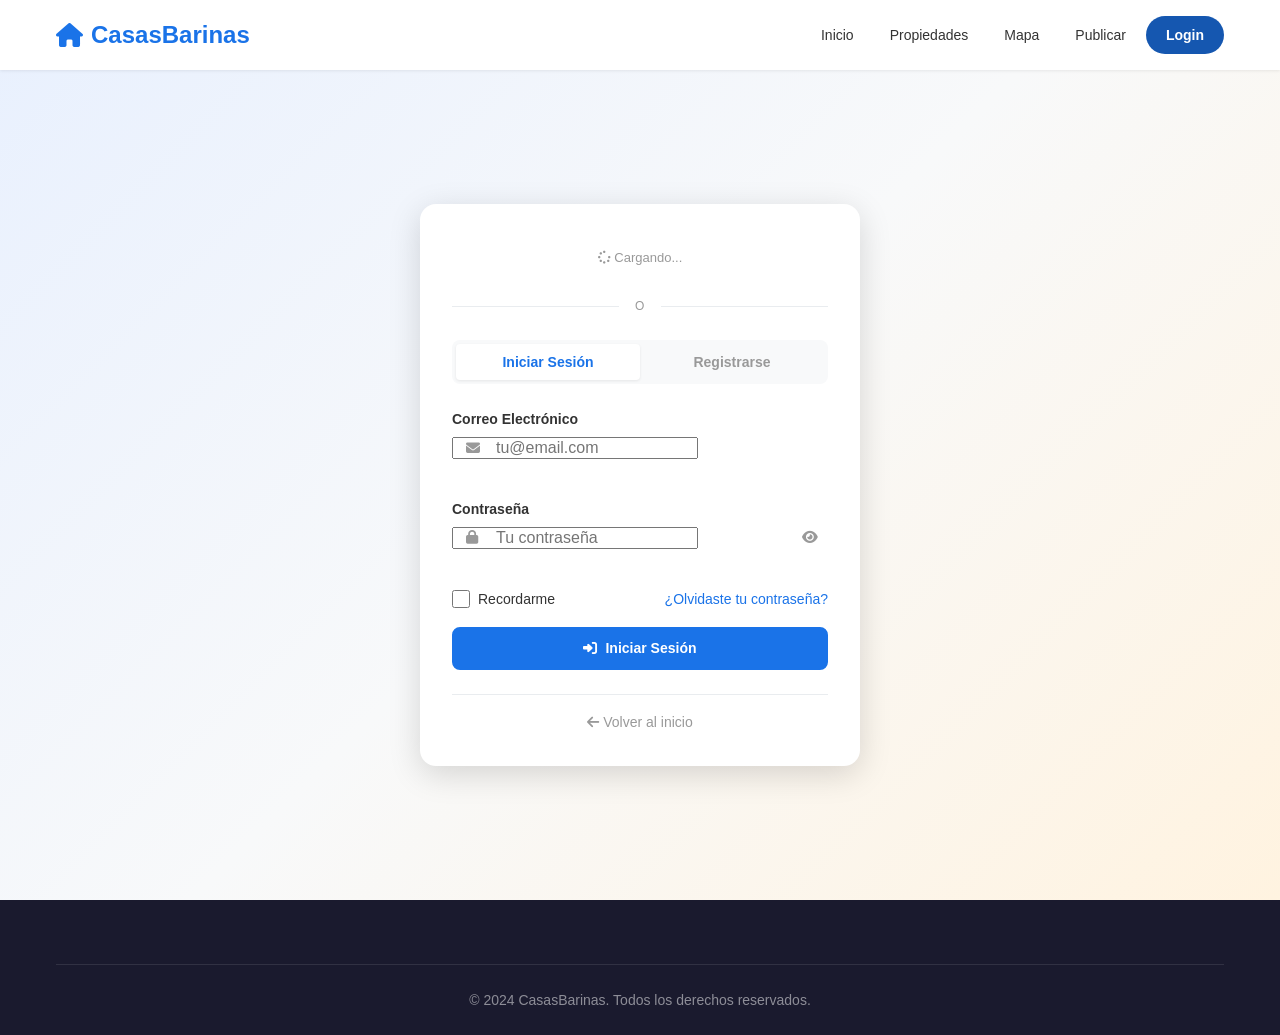
<file: admin.html>
<!DOCTYPE html>
<html lang="es">
<head>
    <meta charset="UTF-8">
    <meta name="viewport" content="width=device-width, initial-scale=1.0">
    <meta name="robots" content="noindex, nofollow">
    <meta name="description" content="Panel de Administración - CasasBarinas">
    <title>Administración - CasasBarinas</title>
    <link rel="stylesheet" href="css/styles.css">
    <link rel="stylesheet" href="https://cdnjs.cloudflare.com/ajax/libs/font-awesome/6.5.1/css/all.min.css">
</head>
<body>
    <!-- Navigation -->
    <nav class="navbar navbar-admin" id="navbar">
        <div class="nav-container">
            <a href="index.html" class="nav-logo">
                <i class="fas fa-home"></i>
                <span>CasasBarinas</span>
                <span class="admin-badge">Admin</span>
            </a>
            <button class="nav-toggle" id="navToggle" aria-label="Abrir menú">
                <i class="fas fa-bars"></i>
            </button>
            <ul class="nav-menu" id="navMenu">
                <li><a href="index.html" class="nav-link"><i class="fas fa-globe"></i> Ver Sitio</a></li>
                <li><a href="search.html" class="nav-link"><i class="fas fa-building"></i> Propiedades</a></li>
                <li id="navUserItem" class="nav-user">
                    <a href="dashboard.html" class="nav-link" id="navUserName">
                        <i class="fas fa-user-shield"></i> Administrador
                    </a>
                    <button class="nav-link btn-logout" id="navLogout">
                        <i class="fas fa-sign-out-alt"></i> Salir
                    </button>
                </li>
            </ul>
        </div>
    </nav>

    <!-- Admin Panel -->
    <main class="admin-panel">
        <div class="admin-layout">
            <!-- Admin Sidebar -->
            <aside class="admin-sidebar" id="adminSidebar">
                <div class="admin-sidebar-header">
                    <i class="fas fa-cogs"></i>
                    <span>Administración</span>
                </div>
                <nav class="admin-nav">
                    <a href="#" class="admin-nav-link active" data-tab="dashboard">
                        <i class="fas fa-tachometer-alt"></i>
                        <span>Dashboard</span>
                    </a>
                    <a href="#" class="admin-nav-link" data-tab="properties">
                        <i class="fas fa-building"></i>
                        <span>Propiedades</span>
                        <span class="badge" id="adminPendingBadge">0</span>
                    </a>
                    <a href="#" class="admin-nav-link" data-tab="users">
                        <i class="fas fa-users"></i>
                        <span>Usuarios</span>
                    </a>
                    <a href="#" class="admin-nav-link" data-tab="messages">
                        <i class="fas fa-envelope"></i>
                        <span>Mensajes</span>
                        <span class="badge" id="adminMsgBadge">0</span>
                    </a>
                    <a href="#" class="admin-nav-link" data-tab="facebook">
                        <i class="fab fa-facebook"></i>
                        <span>Facebook Import</span>
                    </a>
                </nav>
            </aside>

            <!-- Admin Content -->
            <div class="admin-content">
                <!-- Top Bar -->
                <div class="admin-topbar">
                    <div class="admin-topbar-left">
                        <button class="admin-sidebar-toggle" id="adminSidebarToggle">
                            <i class="fas fa-bars"></i>
                        </button>
                        <h1 class="admin-page-title" id="adminPageTitle">Dashboard</h1>
                    </div>
                    <div class="admin-topbar-right">
                        <span class="admin-date" id="adminDate"></span>
                    </div>
                </div>

                <!-- ==================== DASHBOARD TAB ==================== -->
                <div class="admin-tab" id="tabDashboard">
                    <!-- Stats Cards -->
                    <div class="admin-stats-grid">
                        <div class="admin-stat-card">
                            <div class="admin-stat-icon" style="background: #e8f0fe; color: #1a73e8;">
                                <i class="fas fa-building"></i>
                            </div>
                            <div class="admin-stat-info">
                                <div class="admin-stat-number" id="adminTotalProps">0</div>
                                <div class="admin-stat-label">Total Propiedades</div>
                            </div>
                        </div>
                        <div class="admin-stat-card">
                            <div class="admin-stat-icon" style="background: #fff3e0; color: #ff6b35;">
                                <i class="fas fa-clock"></i>
                            </div>
                            <div class="admin-stat-info">
                                <div class="admin-stat-number" id="adminPendingProps">0</div>
                                <div class="admin-stat-label">Pendientes de Aprobación</div>
                            </div>
                        </div>
                        <div class="admin-stat-card">
                            <div class="admin-stat-icon" style="background: #e8f5e9; color: #28a745;">
                                <i class="fas fa-users"></i>
                            </div>
                            <div class="admin-stat-info">
                                <div class="admin-stat-number" id="adminTotalUsers">0</div>
                                <div class="admin-stat-label">Usuarios Registrados</div>
                            </div>
                        </div>
                        <div class="admin-stat-card">
                            <div class="admin-stat-icon" style="background: #fce4ec; color: #e91e63;">
                                <i class="fas fa-envelope"></i>
                            </div>
                            <div class="admin-stat-info">
                                <div class="admin-stat-number" id="adminTotalMsgs">0</div>
                                <div class="admin-stat-label">Mensajes de Contacto</div>
                            </div>
                        </div>
                    </div>

                    <!-- Recent Activity -->
                    <div class="admin-card">
                        <div class="admin-card-header">
                            <h3><i class="fas fa-history"></i> Actividad Reciente</h3>
                        </div>
                        <div class="admin-card-body">
                            <div class="activity-list" id="adminActivityList">
                                <div class="empty-state-sm">
                                    <p>No hay actividad reciente.</p>
                                </div>
                            </div>
                        </div>
                    </div>

                    <!-- Recent Properties -->
                    <div class="admin-card">
                        <div class="admin-card-header">
                            <h3><i class="fas fa-building"></i> Últimas Propiedades</h3>
                            <a href="#" class="admin-link" data-tab="properties">Ver todas</a>
                        </div>
                        <div class="admin-card-body">
                            <div class="admin-table-responsive">
                                <table class="admin-table">
                                    <thead>
                                        <tr>
                                            <th>Propiedad</th>
                                            <th>Tipo</th>
                                            <th>Usuario</th>
                                            <th>Estado</th>
                                            <th>Fecha</th>
                                        </tr>
                                    </thead>
                                    <tbody id="adminRecentProps">
                                        <tr class="empty-row">
                                            <td colspan="5">
                                                <div class="empty-state-sm"><p>No hay propiedades.</p></div>
                                            </td>
                                        </tr>
                                    </tbody>
                                </table>
                            </div>
                        </div>
                    </div>

                    <!-- Recent Users -->
                    <div class="admin-card">
                        <div class="admin-card-header">
                            <h3><i class="fas fa-users"></i> Últimos Usuarios</h3>
                            <a href="#" class="admin-link" data-tab="users">Ver todos</a>
                        </div>
                        <div class="admin-card-body">
                            <div class="admin-table-responsive">
                                <table class="admin-table">
                                    <thead>
                                        <tr>
                                            <th>Usuario</th>
                                            <th>Email</th>
                                            <th>Rol</th>
                                            <th>Estado</th>
                                            <th>Fecha</th>
                                        </tr>
                                    </thead>
                                    <tbody id="adminRecentUsers">
                                        <tr class="empty-row">
                                            <td colspan="5">
                                                <div class="empty-state-sm"><p>No hay usuarios.</p></div>
                                            </td>
                                        </tr>
                                    </tbody>
                                </table>
                            </div>
                        </div>
                    </div>
                </div>

                <!-- ==================== PROPERTIES TAB ==================== -->
                <div class="admin-tab hidden" id="tabProperties">
                    <div class="admin-card">
                        <div class="admin-card-header">
                            <h3><i class="fas fa-building"></i> Gestión de Propiedades</h3>
                            <div class="admin-card-actions">
                                <select id="adminPropStatusFilter" class="form-select-sm">
                                    <option value="">Todos los estados</option>
                                    <option value="publicada">Publicadas</option>
                                    <option value="pendiente">Pendientes</option>
                                    <option value="rechazada">Rechazadas</option>
                                </select>
                                <select id="adminPropTypeFilter" class="form-select-sm">
                                    <option value="">Todos los tipos</option>
                                    <option value="Casa">Casas</option>
                                    <option value="Apartamento">Apartamentos</option>
                                    <option value="Terreno">Terrenos</option>
                                    <option value="Local Comercial">Locales Comerciales</option>
                                    <option value="Oficina">Oficinas</option>
                                    <option value="Hotel">Hoteles</option>
                                    <option value="Finca">Fincas</option>
                                    <option value="Galpón">Galpones</option>
                                    <option value="Estacionamiento">Estacionamientos</option>
                                    <option value="Otro">Otros</option>
                                </select>
                                <input type="text" id="adminPropSearch" class="form-input-sm" placeholder="Buscar...">
                            </div>
                        </div>
                        <div class="admin-card-body">
                            <div class="admin-table-responsive">
                                <table class="admin-table admin-table-props">
                                    <thead>
                                        <tr>
                                            <th>ID</th>
                                            <th>Imagen</th>
                                            <th>Título</th>
                                            <th>Tipo</th>
                                            <th>Operación</th>
                                            <th>Precio</th>
                                            <th>Usuario</th>
                                            <th>Estado</th>
                                            <th>Destacada</th>
                                            <th>Acciones</th>
                                        </tr>
                                    </thead>
                                    <tbody id="adminPropsTableBody">
                                        <tr class="empty-row">
                                            <td colspan="10">
                                                <div class="empty-state-sm"><p>Cargando propiedades...</p></div>
                                            </td>
                                        </tr>
                                    </tbody>
                                </table>
                            </div>
                            <div class="admin-pagination" id="adminPropsPagination"></div>
                        </div>
                    </div>
                </div>

                <!-- ==================== USERS TAB ==================== -->
                <div class="admin-tab hidden" id="tabUsers">
                    <div class="admin-card">
                        <div class="admin-card-header">
                            <h3><i class="fas fa-users"></i> Gestión de Usuarios</h3>
                            <div class="admin-card-actions">
                                <select id="adminUserRoleFilter" class="form-select-sm">
                                    <option value="">Todos los roles</option>
                                    <option value="user">Usuarios</option>
                                    <option value="admin">Administradores</option>
                                </select>
                                <input type="text" id="adminUserSearch" class="form-input-sm" placeholder="Buscar usuario...">
                            </div>
                        </div>
                        <div class="admin-card-body">
                            <div class="admin-table-responsive">
                                <table class="admin-table">
                                    <thead>
                                        <tr>
                                            <th>ID</th>
                                            <th>Nombre</th>
                                            <th>Email</th>
                                            <th>Teléfono</th>
                                            <th>Rol</th>
                                            <th>Estado</th>
                                            <th>Propiedades</th>
                                            <th>Fecha Registro</th>
                                            <th>Acciones</th>
                                        </tr>
                                    </thead>
                                    <tbody id="adminUsersTableBody">
                                        <tr class="empty-row">
                                            <td colspan="9">
                                                <div class="empty-state-sm"><p>Cargando usuarios...</p></div>
                                            </td>
                                        </tr>
                                    </tbody>
                                </table>
                            </div>
                            <div class="admin-pagination" id="adminUsersPagination"></div>
                        </div>
                    </div>
                </div>

                <!-- ==================== FACEBOOK TAB ==================== -->
                <div class="admin-tab hidden" id="tabFacebook">
                    <!-- Facebook Config Card -->
                    <div class="admin-card">
                        <div class="admin-card-header">
                            <h3><i class="fab fa-facebook"></i> Importar desde Página de Facebook</h3>
                        </div>
                        <div class="admin-card-body">
                            <p style="margin-bottom:16px;color:#666;">Conecta tu página de Facebook para importar automáticamente las propiedades que publiques all&iacute;. Los posts con fotos se convertir&aacute;n en propiedades en tu web.</p>

                            <div class="form-group">
                                <label for="fbPageId"><i class="fab fa-facebook"></i> Page ID de Facebook</label>
                                <input type="text" id="fbPageId" class="form-input" placeholder="Ej: 123456789012345">
                                <small class="form-hint">El ID num&eacute;rico de tu p&aacute;gina. Lo encuentras en facebook.com/ TU-PAGINA &rarr; Informaci&oacute;n &rarr; ID de la p&aacute;gina.</small>
                            </div>

                            <div class="form-group">
                                <label for="fbAccessToken"><i class="fas fa-key"></i> Page Access Token</label>
                                <input type="password" id="fbAccessToken" class="form-input" placeholder="EAAxxxxxxxxxxxxxxxxxxxxxxxxxxxxxxxxxxx">
                                <small class="form-hint">Token de acceso a la p&aacute;gina de Facebook. Se obtiene en developers.facebook.com.</small>
                            </div>

                            <div class="form-row" style="margin-bottom:16px;">
                                <div class="form-group">
                                    <label for="fbCity"><i class="fas fa-map-marker-alt"></i> Ciudad por defecto</label>
                                    <input type="text" id="fbCity" class="form-input" value="Barinas">
                                </div>
                                <div class="form-group" style="display:flex;align-items:flex-end;padding-bottom:4px;">
                                    <label class="feature-checkbox" style="display:flex;align-items:center;gap:8px;cursor:pointer;">
                                        <input type="checkbox" id="fbAutoApprove" checked>
                                        <span>Aprobar propiedades importadas autom&aacute;ticamente</span>
                                    </label>
                                </div>
                            </div>

                            <div style="display:flex;gap:12px;flex-wrap:wrap;">
                                <button class="btn btn-primary" id="fbSaveConfig">
                                    <i class="fas fa-save"></i> Guardar Configuraci&oacute;n
                                </button>
                                <button class="btn btn-secondary" id="fbTestConnection">
                                    <i class="fas fa-plug"></i> Probar Conexi&oacute;n
                                </button>
                            </div>
                            <div id="fbConfigStatus" style="margin-top:12px;"></div>
                        </div>
                    </div>

                    <!-- Manual Import Card -->
                    <div class="admin-card">
                        <div class="admin-card-header">
                            <h3><i class="fas fa-download"></i> Importaci&oacute;n Manual</h3>
                        </div>
                        <div class="admin-card-body">
                            <p style="margin-bottom:16px;color:#666;">Importa los &uacute;ltimos 25 posts de tu p&aacute;gina. Los posts que ya fueron importados se omitir&aacute;n autom&aacute;ticamente.</p>
                            <button class="btn btn-primary btn-lg" id="fbImportNow">
                                <i class="fab fa-facebook"></i> Importar Posts Ahora
                            </button>
                            <div id="fbImportStatus" style="margin-top:12px;"></div>
                        </div>
                    </div>

                    <!-- Import History Card -->
                    <div class="admin-card">
                        <div class="admin-card-header">
                            <h3><i class="fas fa-history"></i> Historial de Importaciones</h3>
                        </div>
                        <div class="admin-card-body">
                            <div id="fbHistoryContent">
                                <p style="color:#999;">Cargando historial...</p>
                            </div>
                        </div>
                    </div>
                </div>

                <!-- ==================== MESSAGES TAB ==================== -->
                <div class="admin-tab hidden" id="tabMessages">
                    <div class="admin-card">
                        <div class="admin-card-header">
                            <h3><i class="fas fa-envelope"></i> Mensajes de Contacto</h3>
                            <div class="admin-card-actions">
                                <select id="adminMsgFilter" class="form-select-sm">
                                    <option value="">Todos</option>
                                    <option value="nuevo">Nuevos</option>
                                    <option value="leido">Leídos</option>
                                </select>
                            </div>
                        </div>
                        <div class="admin-card-body">
                            <div class="admin-table-responsive">
                                <table class="admin-table">
                                    <thead>
                                        <tr>
                                            <th>Fecha</th>
                                            <th>Remitente</th>
                                            <th>Email</th>
                                            <th>Propiedad</th>
                                            <th>Mensaje</th>
                                            <th>Teléfono</th>
                                            <th>Estado</th>
                                            <th>Acciones</th>
                                        </tr>
                                    </thead>
                                    <tbody id="adminMsgsTableBody">
                                        <tr class="empty-row">
                                            <td colspan="8">
                                                <div class="empty-state-sm"><p>Cargando mensajes...</p></div>
                                            </td>
                                        </tr>
                                    </tbody>
                                </table>
                            </div>
                            <div class="admin-pagination" id="adminMsgsPagination"></div>
                        </div>
                    </div>
                </div>
            </div>
        </div>
    </main>

    <!-- Property Detail Modal -->
    <div class="modal hidden" id="adminPropertyModal">
        <div class="modal-overlay"></div>
        <div class="modal-content modal-lg">
            <div class="modal-header">
                <h3 id="adminPropModalTitle">Detalle de Propiedad</h3>
                <button class="modal-close" id="adminPropModalClose">&times;</button>
            </div>
            <div class="modal-body" id="adminPropModalBody">
                <!-- Content loaded dynamically -->
            </div>
            <div class="modal-footer" id="adminPropModalFooter">
                <!-- Actions loaded dynamically -->
            </div>
        </div>
    </div>

    <!-- User Edit Modal -->
    <div class="modal hidden" id="adminUserModal">
        <div class="modal-overlay"></div>
        <div class="modal-content modal-lg">
            <div class="modal-header">
                <h3><i class="fas fa-user-edit" style="color:#1a73e8"></i> Editar Usuario</h3>
                <button class="modal-close" id="adminUserModalClose">&times;</button>
            </div>
            <div class="modal-body">
                <!-- User Header -->
                <div class="edit-user-header" id="editUserHeader">
                    <div class="edit-user-avatar" id="editUserAvatar">
                        <i class="fas fa-user"></i>
                    </div>
                    <div class="edit-user-meta">
                        <div class="edit-user-id">ID: <span id="editUserIdDisplay">—</span></div>
                        <div class="edit-user-joined">Registro: <span id="editUserJoined">—</span></div>
                    </div>
                </div>

                <form id="adminUserEditForm">
                    <!-- Datos Básicos -->
                    <div class="edit-user-section">
                        <div class="edit-user-section-title">
                            <i class="fas fa-id-card"></i> Datos Básicos
                        </div>
                        <div class="form-row">
                            <div class="form-group">
                                <label for="editUserName">Nombre Completo</label>
                                <div class="profile-input-wrapper">
                                    <i class="fas fa-user"></i>
                                    <input type="text" id="editUserName" name="name" class="form-control" required placeholder="Nombre del usuario">
                                </div>
                            </div>
                            <div class="form-group">
                                <label for="editUserEmail">Correo Electrónico</label>
                                <div class="profile-input-wrapper">
                                    <i class="fas fa-envelope"></i>
                                    <input type="email" id="editUserEmail" name="email" class="form-control" required placeholder="correo@ejemplo.com">
                                </div>
                            </div>
                        </div>
                    </div>

                    <!-- Teléfonos -->
                    <div class="edit-user-section">
                        <div class="edit-user-section-title">
                            <i class="fas fa-phone-alt"></i> Teléfonos de Contacto
                        </div>
                        <div class="form-row">
                            <div class="form-group">
                                <label for="editUserPhone">Teléfono</label>
                                <div class="profile-input-wrapper">
                                    <i class="fas fa-phone"></i>
                                    <input type="tel" id="editUserPhone" name="phone" class="form-control" placeholder="+58 414 0000000">
                                </div>
                            </div>
                            <div class="form-group">
                                <label for="editUserWhatsApp">
                                    <i class="fab fa-whatsapp" style="color:#25d366"></i> WhatsApp
                                </label>
                                <div class="profile-input-wrapper">
                                    <i class="fab fa-whatsapp" style="color:#25d366"></i>
                                    <input type="tel" id="editUserWhatsApp" name="whatsapp" class="form-control" placeholder="+58 414 0000000">
                                </div>
                                <small class="form-hint">Número que verán los compradores al contactar por WhatsApp</small>
                            </div>
                        </div>
                    </div>

                    <!-- Biografía -->
                    <div class="edit-user-section">
                        <div class="edit-user-section-title">
                            <i class="fas fa-align-left"></i> Biografía
                        </div>
                        <div class="form-group">
                            <textarea id="editUserBio" name="bio" class="form-control" rows="3" placeholder="Descripción del usuario..." maxlength="500"></textarea>
                        </div>
                    </div>

                    <!-- Administración -->
                    <div class="edit-user-section edit-user-section-admin">
                        <div class="edit-user-section-title">
                            <i class="fas fa-shield-alt"></i> Administración
                        </div>
                        <div class="form-row">
                            <div class="form-group">
                                <label for="editUserRole">Rol</label>
                                <select id="editUserRole" name="role" class="form-control">
                                    <option value="user">Usuario</option>
                                    <option value="admin">Administrador</option>
                                    <option value="agent">Agente</option>
                                </select>
                            </div>
                            <div class="form-group">
                                <label for="editUserStatus">Estado</label>
                                <select id="editUserStatus" name="status" class="form-control">
                                    <option value="activo">Activo</option>
                                    <option value="inactivo">Inactivo</option>
                                </select>
                            </div>
                        </div>
                    </div>
                </form>
            </div>
            <div class="modal-footer">
                <button class="btn btn-secondary" id="adminUserModalCancel">
                    <i class="fas fa-times"></i> Cancelar
                </button>
                <button class="btn btn-primary" id="adminUserModalSave">
                    <i class="fas fa-save"></i> Guardar Cambios
                </button>
            </div>
        </div>
    </div>

    <!-- Reject Reason Modal -->
    <div class="modal hidden" id="adminRejectModal">
        <div class="modal-overlay"></div>
        <div class="modal-content">
            <div class="modal-header">
                <h3><i class="fas fa-ban text-danger"></i> Rechazar Propiedad</h3>
                <button class="modal-close" id="adminRejectModalClose">&times;</button>
            </div>
            <div class="modal-body">
                <div class="form-group">
                    <label for="rejectReason">Motivo del rechazo</label>
                    <textarea id="rejectReason" name="reason" rows="4" placeholder="Explique por qué esta propiedad es rechazada..." required></textarea>
                </div>
            </div>
            <div class="modal-footer">
                <button class="btn btn-secondary" id="adminRejectCancel">Cancelar</button>
                <button class="btn btn-danger" id="adminRejectConfirm">
                    <i class="fas fa-ban"></i> Rechazar
                </button>
            </div>
        </div>
    </div>

    <!-- Message Detail Modal -->
    <div class="modal hidden" id="adminMsgModal">
        <div class="modal-overlay"></div>
        <div class="modal-content">
            <div class="modal-header">
                <h3><i class="fas fa-envelope-open"></i> Detalle del Mensaje</h3>
                <button class="modal-close" id="adminMsgModalClose">&times;</button>
            </div>
            <div class="modal-body" id="adminMsgModalBody">
                <!-- Message content loaded dynamically -->
            </div>
            <div class="modal-footer">
                <button class="btn btn-secondary" id="adminMsgModalCloseBtn">Cerrar</button>
            </div>
        </div>
    </div>

    <!-- Confirm Delete Modal -->
    <div class="modal hidden" id="adminDeleteModal">
        <div class="modal-overlay"></div>
        <div class="modal-content">
            <div class="modal-header">
                <h3><i class="fas fa-exclamation-triangle text-danger"></i> Confirmar Eliminación</h3>
                <button class="modal-close" id="adminDeleteModalClose">&times;</button>
            </div>
            <div class="modal-body">
                <p id="adminDeleteMsg">¿Estás seguro de que deseas eliminar este elemento? Esta acción no se puede deshacer.</p>
            </div>
            <div class="modal-footer">
                <button class="btn btn-secondary" id="adminDeleteCancel">Cancelar</button>
                <button class="btn btn-danger" id="adminDeleteConfirm">
                    <i class="fas fa-trash"></i> Eliminar
                </button>
            </div>
        </div>
    </div>

    <!-- Toast Notification -->
    <div class="toast-container" id="toastContainer"></div>

    <script src="js/app.js"></script>
    <script src="js/admin.js"></script>
</body>
</html>
</file>
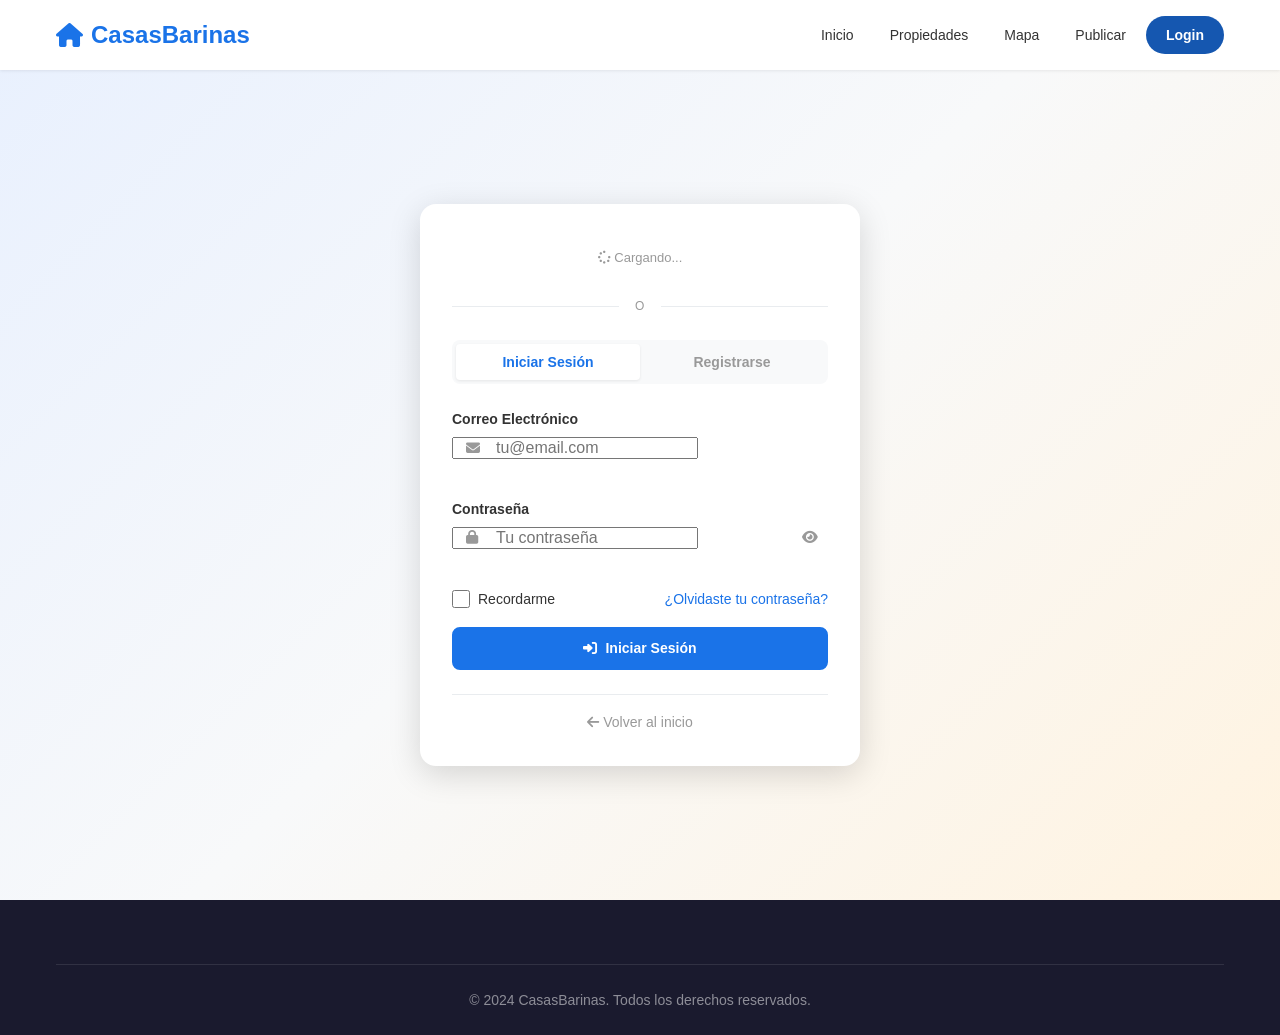
<file: dashboard.html>
<!DOCTYPE html>
<html lang="es">
<head>
    <meta charset="UTF-8">
    <meta name="viewport" content="width=device-width, initial-scale=1.0">
    <meta name="description" content="Panel de usuario de CasasBarinas - Gestiona tus propiedades y mensajes.">
    <title>Mi Panel - CasasBarinas</title>
    <link rel="stylesheet" href="css/styles.css">
    <link rel="stylesheet" href="https://cdnjs.cloudflare.com/ajax/libs/font-awesome/6.5.1/css/all.min.css">
</head>
<body>
    <!-- Navigation -->
    <nav class="navbar" id="navbar">
        <div class="nav-container">
            <a href="index.html" class="nav-logo">
                <i class="fas fa-home"></i>
                <span>CasasBarinas</span>
            </a>
            <button class="nav-toggle" id="navToggle" aria-label="Abrir menú">
                <i class="fas fa-bars"></i>
            </button>
            <ul class="nav-menu" id="navMenu">
                <li><a href="index.html" class="nav-link">Inicio</a></li>
                <li><a href="search.html" class="nav-link">Propiedades</a></li>
                <li><a href="map.html" class="nav-link">Mapa</a></li>
                <li><a href="new-property.html" class="nav-link">Publicar</a></li>
                <li id="navLoginItem"><a href="login.html" class="nav-link nav-btn">Login</a></li>
                <li id="navUserItem" class="nav-user">
                    <a href="dashboard.html" class="nav-link active" id="navUserName">
                        <i class="fas fa-user-circle"></i> Mi Cuenta
                    </a>
                    <button class="nav-link btn-logout" id="navLogout">
                        <i class="fas fa-sign-out-alt"></i> Salir
                    </button>
                </li>
            </ul>
        </div>
    </nav>

    <!-- Dashboard -->
    <main class="dashboard">
        <div class="container dashboard-container">
            <!-- Sidebar -->
            <aside class="dashboard-sidebar" id="dashboardSidebar">
                <div class="sidebar-user">
                    <div class="user-avatar" id="userAvatar">
                        <i class="fas fa-user-circle"></i>
                    </div>
                    <div class="user-info">
                        <h3 id="dashUserName">Usuario</h3>
                        <p id="dashUserEmail">usuario@email.com</p>
                    </div>
                </div>
                <nav class="sidebar-nav">
                    <a href="#" class="sidebar-link active" data-section="overview">
                        <i class="fas fa-th-large"></i> Resumen
                    </a>
                    <a href="#" class="sidebar-link" data-section="properties">
                        <i class="fas fa-building"></i> Mis Propiedades
                    </a>
                    <a href="#" class="sidebar-link" data-section="messages">
                        <i class="fas fa-envelope"></i> Mensajes
                        <span class="badge" id="msgBadge">0</span>
                    </a>
                    <a href="#" class="sidebar-link" data-section="favorites">
                        <i class="fas fa-heart"></i> Favoritos
                    </a>
                    <a href="#" class="sidebar-link" data-section="profile">
                        <i class="fas fa-user-edit"></i> Mi Perfil
                    </a>
                    <!-- Admin link added dynamically in dashboard.js if user is admin -->
                </nav>
            </aside>

            <!-- Main Content -->
            <div class="dashboard-main">
                <!-- Header -->
                <div class="dashboard-header">
                    <button class="sidebar-toggle" id="sidebarToggle">
                        <i class="fas fa-bars"></i>
                    </button>
                    <h1 class="dashboard-title" id="sectionTitle">Resumen</h1>
                    <a href="new-property.html" class="btn btn-primary">
                        <i class="fas fa-plus"></i> Nueva Propiedad
                    </a>
                </div>

                <!-- Overview Section -->
                <section class="dashboard-section" id="sectionOverview">
                    <!-- Stats Cards -->
                    <div class="dash-stats-grid">
                        <div class="dash-stat-card">
                            <div class="dash-stat-icon stat-icon-blue">
                                <i class="fas fa-building"></i>
                            </div>
                            <div class="dash-stat-info">
                                <div class="dash-stat-number" id="dashTotalProps">0</div>
                                <div class="dash-stat-label">Total Propiedades</div>
                            </div>
                        </div>
                        <div class="dash-stat-card">
                            <div class="dash-stat-icon stat-icon-green">
                                <i class="fas fa-check-circle"></i>
                            </div>
                            <div class="dash-stat-info">
                                <div class="dash-stat-number" id="dashPublishedProps">0</div>
                                <div class="dash-stat-label">Publicadas</div>
                            </div>
                        </div>
                        <div class="dash-stat-card">
                            <div class="dash-stat-icon stat-icon-orange">
                                <i class="fas fa-clock"></i>
                            </div>
                            <div class="dash-stat-info">
                                <div class="dash-stat-number" id="dashPendingProps">0</div>
                                <div class="dash-stat-label">Pendientes</div>
                            </div>
                        </div>
                        <div class="dash-stat-card">
                            <div class="dash-stat-icon stat-icon-purple">
                                <i class="fas fa-eye"></i>
                            </div>
                            <div class="dash-stat-info">
                                <div class="dash-stat-number" id="dashTotalViews">0</div>
                                <div class="dash-stat-label">Vistas Totales</div>
                            </div>
                        </div>
                    </div>

                    <!-- Recent Properties -->
                    <div class="dash-card">
                        <div class="dash-card-header">
                            <h3>Propiedades Recientes</h3>
                            <a href="#" class="dash-link" data-section="properties">Ver todas</a>
                        </div>
                        <div class="dash-table-responsive">
                            <table class="dash-table" id="recentPropsTable">
                                <thead>
                                    <tr>
                                        <th>Propiedad</th>
                                        <th>Tipo</th>
                                        <th>Precio</th>
                                        <th>Estado</th>
                                        <th>Vistas</th>
                                        <th>Acciones</th>
                                    </tr>
                                </thead>
                                <tbody id="recentPropsBody">
                                    <tr class="empty-row">
                                        <td colspan="6">
                                            <div class="empty-state">
                                                <i class="fas fa-inbox"></i>
                                                <p>No tienes propiedades aún.</p>
                                                <a href="new-property.html" class="btn btn-primary btn-sm">Publicar Propiedad</a>
                                            </div>
                                        </td>
                                    </tr>
                                </tbody>
                            </table>
                        </div>
                    </div>
                </section>

                <!-- Properties Section -->
                <section class="dashboard-section hidden" id="sectionProperties">
                    <div class="dash-card">
                        <div class="dash-card-header">
                            <h3>Mis Propiedades</h3>
                            <a href="new-property.html" class="btn btn-primary btn-sm">
                                <i class="fas fa-plus"></i> Nueva
                            </a>
                        </div>
                        <div class="dash-filters">
                            <select id="dashPropFilter" class="form-select">
                                <option value="">Todas</option>
                                <option value="publicada">Publicadas</option>
                                <option value="pendiente">Pendientes</option>
                                <option value="rechazada">Rechazadas</option>
                            </select>
                        </div>
                        <div class="dash-table-responsive">
                            <table class="dash-table" id="allPropsTable">
                                <thead>
                                    <tr>
                                        <th></th>
                                        <th>Título</th>
                                        <th>Tipo</th>
                                        <th>Operación</th>
                                        <th>Precio</th>
                                        <th>Estado</th>
                                        <th>Vistas</th>
                                        <th>Acciones</th>
                                    </tr>
                                </thead>
                                <tbody id="allPropsBody">
                                    <tr class="empty-row">
                                        <td colspan="8">
                                            <div class="empty-state">
                                                <i class="fas fa-inbox"></i>
                                                <p>No tienes propiedades.</p>
                                                <a href="new-property.html" class="btn btn-primary btn-sm">Publicar Propiedad</a>
                                            </div>
                                        </td>
                                    </tr>
                                </tbody>
                            </table>
                        </div>
                    </div>
                </section>

                <!-- Messages Section -->
                <section class="dashboard-section hidden" id="sectionMessages">
                    <div class="dash-card">
                        <div class="dash-card-header">
                            <h3>Mensajes Recibidos</h3>
                        </div>
                        <div class="messages-list" id="messagesList">
                            <div class="empty-state">
                                <i class="fas fa-envelope-open"></i>
                                <p>No tienes mensajes nuevos.</p>
                            </div>
                        </div>
                    </div>
                </section>

                <!-- Favorites Section -->
                <section class="dashboard-section hidden" id="sectionFavorites">
                    <div class="dash-card">
                        <div class="dash-card-header">
                            <h3>Mis Favoritos</h3>
                        </div>
                        <div class="property-grid" id="favoritesGrid">
                            <div class="empty-state">
                                <i class="fas fa-heart"></i>
                                <p>No tienes propiedades favoritas.</p>
                                <a href="search.html" class="btn btn-primary btn-sm">Explorar Propiedades</a>
                            </div>
                        </div>
                    </div>
                </section>

                <!-- Admin Section (only visible for admin users) -->
                <section class="dashboard-section hidden" id="sectionAdmin">
                    <div class="dash-card">
                        <div class="dash-card-header">
                            <h3><i class="fas fa-shield-alt"></i> Panel de Administracion</h3>
                        </div>

                        <!-- Admin Tabs -->
                        <div class="admin-tabs">
                            <button class="admin-tab active" id="adminTabPending">
                                <i class="fas fa-clock"></i> Pendientes <span class="badge badge-warning" id="adminPendingBadgeTop">0</span>
                            </button>
                            <button class="admin-tab" id="adminTabAll">
                                <i class="fas fa-list"></i> Propiedades
                            </button>
                            <button class="admin-tab" id="adminTabUsers">
                                <i class="fas fa-users-cog"></i> Usuarios
                            </button>
                        </div>

                        <!-- Pending Properties Panel -->
                        <div id="adminPanelPending">
                            <div class="dash-info-banner">
                                <i class="fas fa-info-circle"></i>
                                <p>Las propiedades nuevas aparecen aqui con estado <strong>Pendiente</strong>. Debes aprobarlas para que sean visibles publicamente en la plataforma.</p>
                            </div>
                            <div class="dash-table-responsive">
                                <table class="dash-table">
                                    <thead>
                                        <tr>
                                            <th>Propiedad</th>
                                            <th>Tipo</th>
                                            <th>Precio</th>
                                            <th>Ubicacion</th>
                                            <th>Fecha</th>
                                            <th>Propietario</th>
                                            <th>Acciones</th>
                                        </tr>
                                    </thead>
                                    <tbody id="adminPendingBody">
                                        <tr class="empty-row">
                                            <td colspan="7">
                                                <div class="empty-state">
                                                    <i class="fas fa-spinner fa-spin"></i>
                                                    <p>Cargando propiedades pendientes...</p>
                                                </div>
                                            </td>
                                        </tr>
                                    </tbody>
                                </table>
                            </div>
                        </div>

                        <!-- All Properties Panel -->
                        <div id="adminPanelAll" class="hidden">
                            <div class="dash-table-responsive">
                                <table class="dash-table">
                                    <thead>
                                        <tr>
                                            <th>Propiedad</th>
                                            <th>Tipo</th>
                                            <th>Operacion</th>
                                            <th>Precio</th>
                                            <th>Estado</th>
                                            <th>Propietario</th>
                                            <th>Fecha</th>
                                            <th>Acciones</th>
                                        </tr>
                                    </thead>
                                    <tbody id="adminAllPropsBody">
                                        <tr class="empty-row">
                                            <td colspan="8">
                                                <div class="empty-state">
                                                    <i class="fas fa-spinner fa-spin"></i>
                                                    <p>Cargando...</p>
                                                </div>
                                            </td>
                                        </tr>
                                    </tbody>
                                </table>
                            </div>
                        </div>

                        <!-- Users Panel -->
                        <div id="adminPanelUsers" class="hidden">
                            <div class="admin-users-header">
                                <div class="admin-users-stats" id="adminUsersStats">
                                    <div class="admin-stat-chip admin-stat-chip-blue">
                                        <i class="fas fa-users"></i> <span id="statTotalUsers">0</span> Usuarios
                                    </div>
                                    <div class="admin-stat-chip admin-stat-chip-red">
                                        <i class="fas fa-shield-alt"></i> <span id="statAdminUsers">0</span> Admins
                                    </div>
                                    <div class="admin-stat-chip admin-stat-chip-green">
                                        <i class="fas fa-user"></i> <span id="statNormalUsers">0</span> Normales
                                    </div>
                                </div>
                                <div class="admin-users-search">
                                    <div class="admin-search-wrapper">
                                        <i class="fas fa-search"></i>
                                        <input type="text" id="adminUsersSearchInput" placeholder="Buscar por nombre o email...">
                                    </div>
                                </div>
                            </div>
                            <div class="dash-table-responsive">
                                <table class="dash-table">
                                    <thead>
                                        <tr>
                                            <th>Usuario</th>
                                            <th>Email</th>
                                            <th>Teléfono</th>
                                            <th>Rol</th>
                                            <th>Propiedades</th>
                                            <th>Registro</th>
                                            <th>Acciones</th>
                                        </tr>
                                    </thead>
                                    <tbody id="adminUsersBody">
                                        <tr class="empty-row">
                                            <td colspan="7">
                                                <div class="empty-state">
                                                    <i class="fas fa-spinner fa-spin"></i>
                                                    <p>Cargando usuarios...</p>
                                                </div>
                                            </td>
                                        </tr>
                                    </tbody>
                                </table>
                            </div>
                        </div>
                    </div>
                </section>

                <!-- Profile Section -->
                <section class="dashboard-section hidden" id="sectionProfile">
                    <!-- Profile Header Card -->
                    <div class="profile-header-card">
                        <div class="profile-cover"></div>
                        <div class="profile-header-body">
                            <div class="profile-avatar-large" id="profileAvatarLarge">
                                <i class="fas fa-user"></i>
                            </div>
                            <div class="profile-header-info">
                                <h2 id="profileDisplayName">Usuario</h2>
                                <span class="profile-role-badge" id="profileRoleBadge">Usuario</span>
                                <p class="profile-email-display" id="profileDisplayEmail">usuario@email.com</p>
                            </div>
                        </div>
                    </div>

                    <!-- Profile Form Card -->
                    <div class="profile-form-card">
                        <div class="profile-form-card-header">
                            <div class="profile-section-icon">
                                <i class="fas fa-user-edit"></i>
                            </div>
                            <div>
                                <h3>Información Personal</h3>
                                <p>Actualiza tus datos y se reflejarán en todas tus publicaciones</p>
                            </div>
                        </div>

                        <form class="profile-form" id="profileForm">
                            <!-- Contact Info Section -->
                            <div class="profile-form-section">
                                <div class="profile-form-section-title">
                                    <i class="fas fa-id-card"></i>
                                    <span>Datos Básicos</span>
                                </div>
                                <div class="form-row">
                                    <div class="profile-input-group">
                                        <label for="profileName">Nombre Completo</label>
                                        <div class="profile-input-wrapper">
                                            <i class="fas fa-user"></i>
                                            <input type="text" id="profileName" name="name" required placeholder="Ej: Juan Pérez">
                                        </div>
                                    </div>
                                    <div class="profile-input-group">
                                        <label for="profileEmail">Correo Electrónico</label>
                                        <div class="profile-input-wrapper">
                                            <i class="fas fa-envelope"></i>
                                            <input type="email" id="profileEmail" name="email" required placeholder="correo@ejemplo.com">
                                        </div>
                                    </div>
                                </div>
                            </div>

                            <!-- Phone Section -->
                            <div class="profile-form-section">
                                <div class="profile-form-section-title">
                                    <i class="fas fa-phone-alt"></i>
                                    <span>Teléfonos de Contacto</span>
                                </div>
                                <div class="form-row">
                                    <div class="profile-input-group">
                                        <label for="profilePhone">Teléfono Principal</label>
                                        <div class="profile-input-wrapper">
                                            <i class="fas fa-phone"></i>
                                            <input type="tel" id="profilePhone" name="phone" placeholder="+58 414 0000000">
                                        </div>
                                    </div>
                                    <div class="profile-input-group">
                                        <label for="profileWhatsApp">
                                            <i class="fab fa-whatsapp" style="color:#25d366"></i> WhatsApp
                                        </label>
                                        <div class="profile-input-wrapper">
                                            <i class="fab fa-whatsapp" style="color:#25d366"></i>
                                            <input type="tel" id="profileWhatsApp" name="whatsapp" placeholder="+58 414 0000000">
                                        </div>
                                        <small class="profile-input-hint">Los compradores podrán contactarte directamente por WhatsApp desde tus propiedades</small>
                                    </div>
                                </div>
                            </div>

                            <!-- Bio Section -->
                            <div class="profile-form-section">
                                <div class="profile-form-section-title">
                                    <i class="fas fa-align-left"></i>
                                    <span>Sobre Mí</span>
                                </div>
                                <div class="profile-input-group">
                                    <label for="profileBio">Biografía / Descripción</label>
                                    <div class="profile-textarea-wrapper">
                                        <textarea id="profileBio" name="bio" rows="4" placeholder="Cuéntanos sobre ti, tu experiencia en bienes raíces, las zonas donde trabajas..." maxlength="500"></textarea>
                                        <span class="profile-char-count" id="bioCharCount">0/500</span>
                                    </div>
                                </div>
                            </div>

                            <!-- Sync Info Banner -->
                            <div class="profile-sync-banner">
                                <div class="profile-sync-icon">
                                    <i class="fas fa-sync-alt"></i>
                                </div>
                                <div class="profile-sync-text">
                                    <strong>Sincronización automática</strong>
                                    <p>Al guardar, tu información se actualizará en todas tus propiedades publicadas. Los compradores verán tu teléfono y WhatsApp actualizados al contactarte.</p>
                                </div>
                            </div>

                            <!-- Actions -->
                            <div class="profile-form-actions">
                                <button type="submit" class="btn btn-primary profile-save-btn" id="profileSaveBtn">
                                    <i class="fas fa-check-circle"></i> Guardar Cambios
                                </button>
                                <button type="button" class="btn btn-secondary profile-cancel-btn" id="profileCancelBtn">
                                    Cancelar
                                </button>
                            </div>
                        </form>
                    </div>
                </section>
            </div>
        </div>
    </main>

    <!-- Delete Confirmation Modal -->
    <div class="modal hidden" id="deleteModal">
        <div class="modal-overlay"></div>
        <div class="modal-content">
            <div class="modal-header">
                <h3><i class="fas fa-exclamation-triangle text-danger"></i> Confirmar Eliminación</h3>
                <button class="modal-close" id="deleteModalClose">&times;</button>
            </div>
            <div class="modal-body">
                <p>¿Estás seguro de que deseas eliminar esta propiedad? Esta acción no se puede deshacer.</p>
            </div>
            <div class="modal-footer">
                <button class="btn btn-secondary" id="deleteModalCancel">Cancelar</button>
                <button class="btn btn-danger" id="deleteModalConfirm">
                    <i class="fas fa-trash"></i> Eliminar
                </button>
            </div>
        </div>
    </div>

    <!-- Toast Notification -->
    <div class="toast-container" id="toastContainer"></div>

    <script src="js/app.js"></script>
    <script src="js/dashboard.js"></script>
    <script src="js/chat.js"></script>
</body>
</html>
</file>
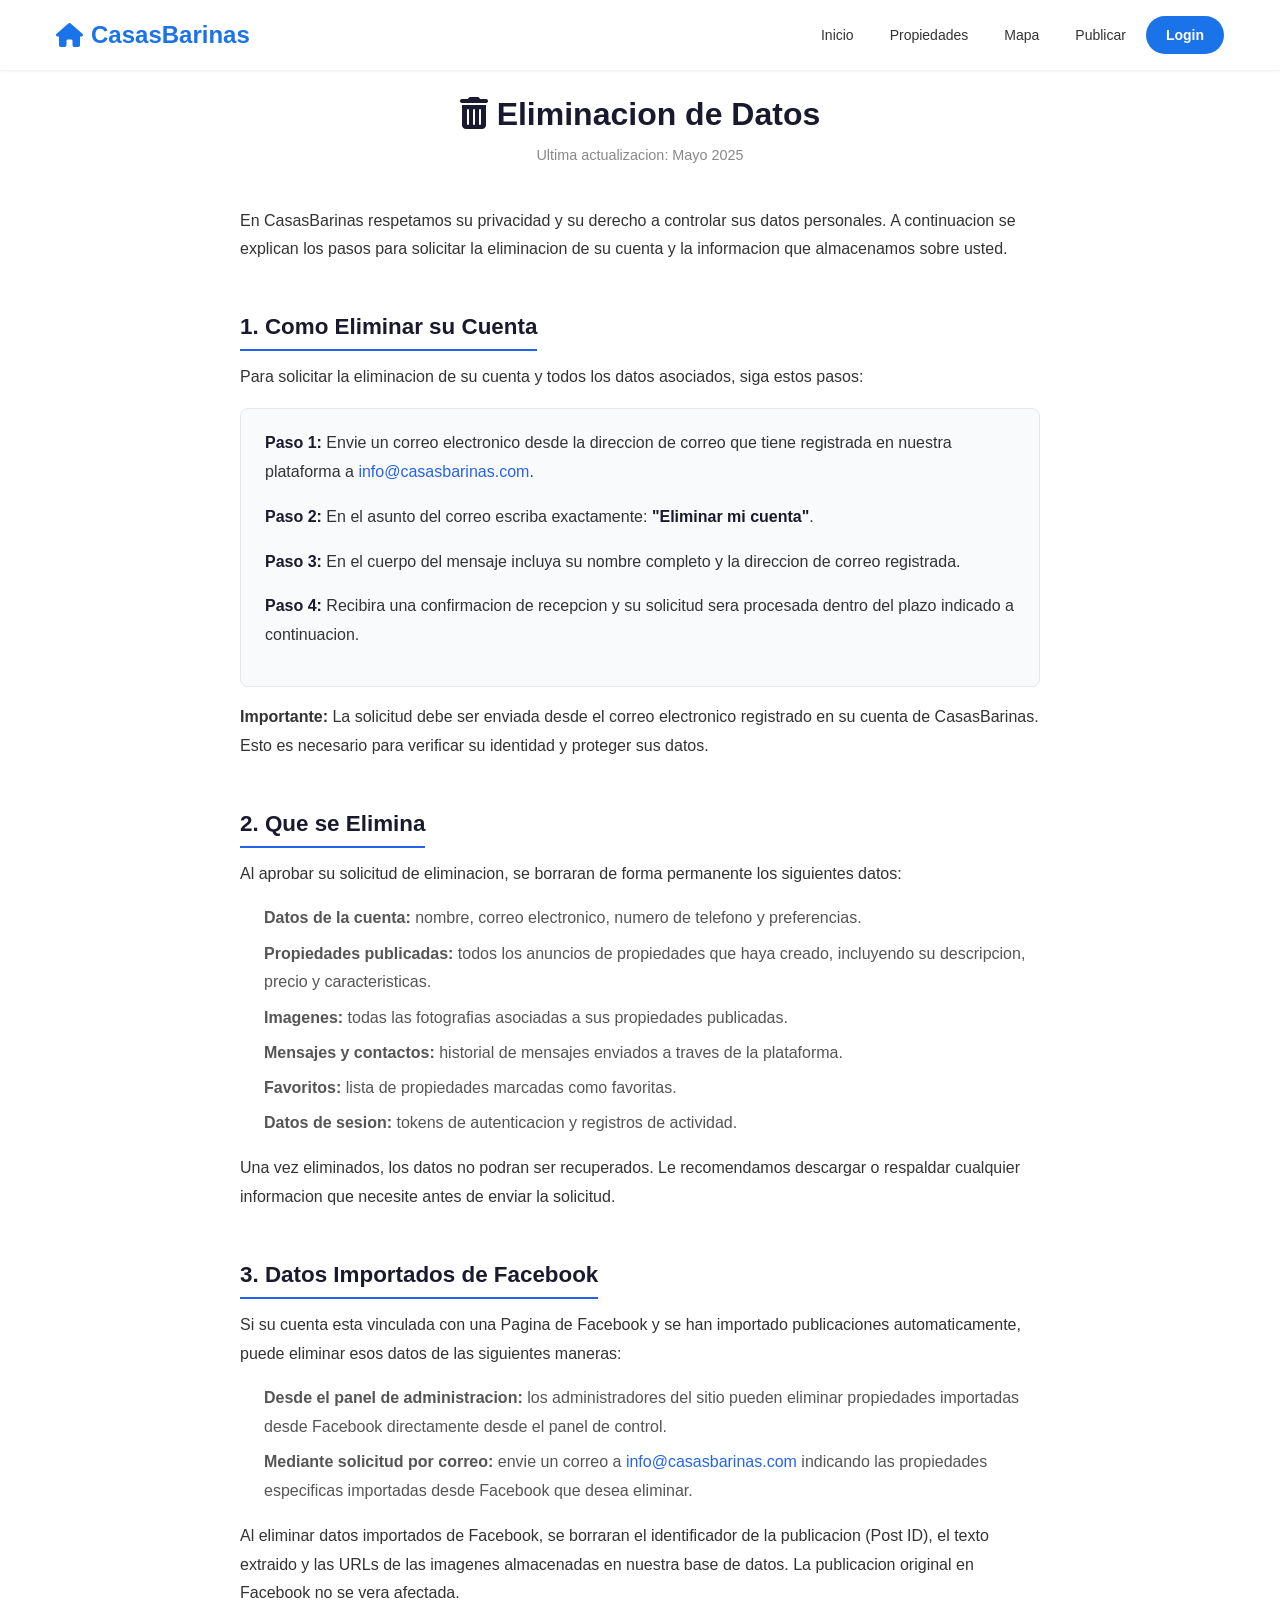
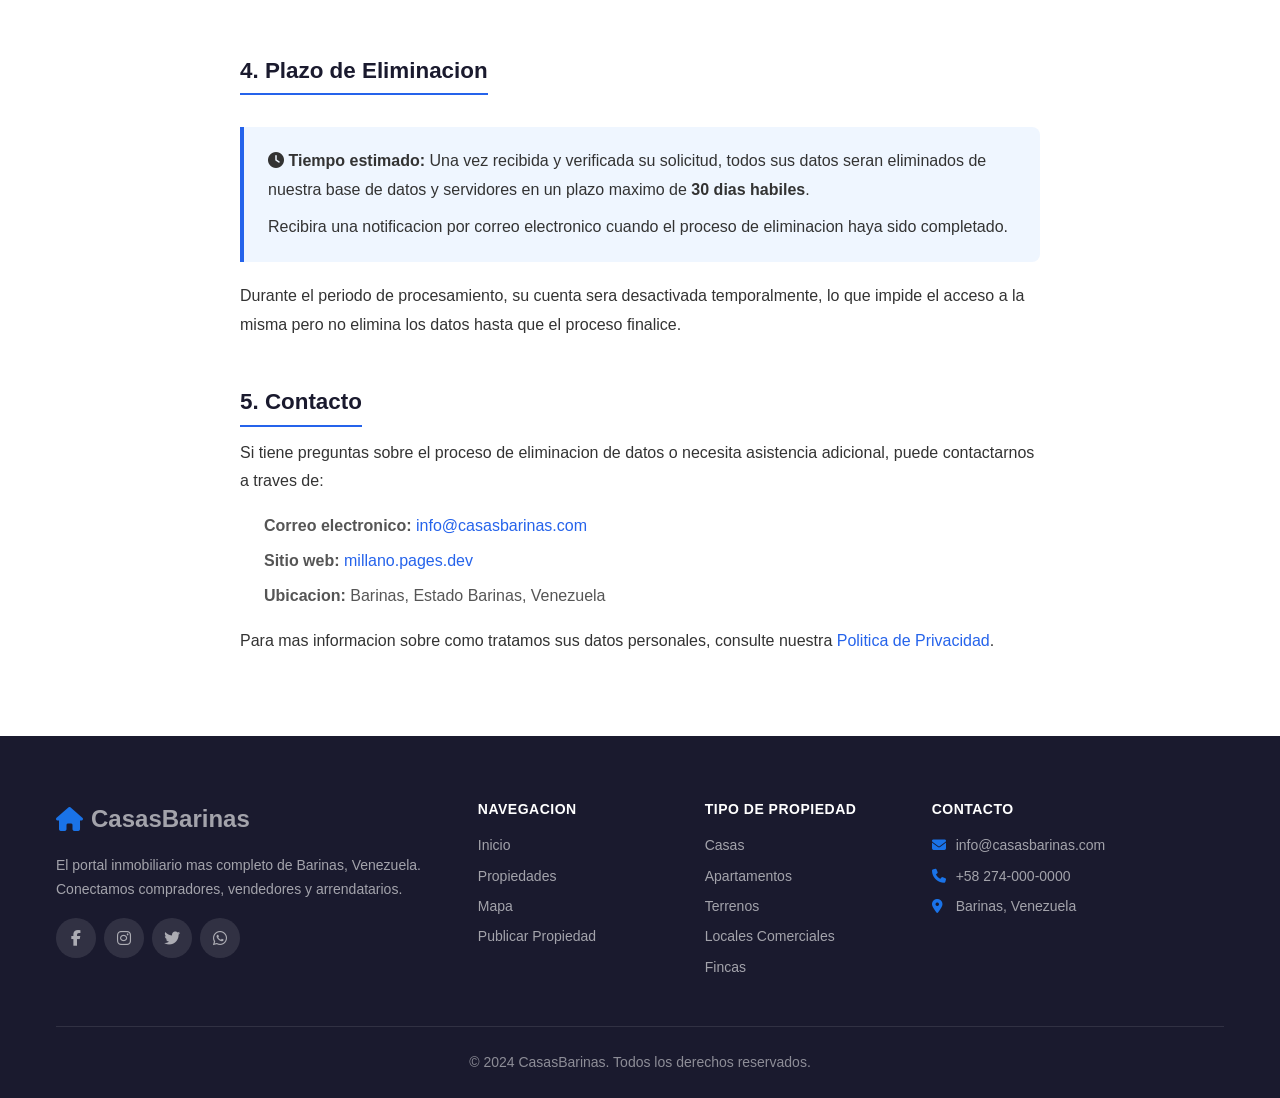
<file: eliminacion-datos.html>
<!DOCTYPE html>
<html lang="es">
<head>
    <meta charset="UTF-8">
    <meta name="viewport" content="width=device-width, initial-scale=1.0">
    <meta name="description" content="Eliminacion de Datos - CasasBarinas. Instrucciones para solicitar la eliminacion de su cuenta y datos personales.">
    <title>Eliminacion de Datos - CasasBarinas</title>
    <link rel="stylesheet" href="css/styles.css">
    <link rel="stylesheet" href="https://cdnjs.cloudflare.com/ajax/libs/font-awesome/6.5.1/css/all.min.css">
    <link rel="preconnect" href="https://fonts.googleapis.com">
    <style>
        .legal-content {
            max-width: 800px;
            margin: 0 auto;
            color: var(--text-secondary, #555);
            line-height: 1.8;
        }
        .legal-content h2 {
            color: var(--text-primary, #1a1a2e);
            font-size: 1.4rem;
            margin-top: 2rem;
            margin-bottom: 0.75rem;
            padding-bottom: 0.5rem;
            border-bottom: 2px solid var(--primary, #2563eb);
            display: inline-block;
        }
        .legal-content h3 {
            color: var(--text-primary, #1a1a2e);
            font-size: 1.15rem;
            margin-top: 1.25rem;
            margin-bottom: 0.5rem;
        }
        .legal-content p {
            margin-bottom: 1rem;
        }
        .legal-content ul {
            margin-bottom: 1rem;
            padding-left: 1.5rem;
        }
        .legal-content li {
            margin-bottom: 0.4rem;
        }
        .legal-content a {
            color: var(--primary, #2563eb);
            text-decoration: none;
        }
        .legal-content a:hover {
            text-decoration: underline;
        }
        .legal-header {
            text-align: center;
            margin-bottom: 2.5rem;
        }
        .legal-header h1 {
            font-size: 2rem;
            color: var(--text-primary, #1a1a2e);
            margin-bottom: 0.5rem;
        }
        .legal-header .update-date {
            color: var(--text-muted, #888);
            font-size: 0.9rem;
        }
        .highlight-box {
            background-color: var(--primary-light, #eff6ff);
            border-left: 4px solid var(--primary, #2563eb);
            padding: 1.25rem 1.5rem;
            margin: 1.25rem 0;
            border-radius: 0 8px 8px 0;
        }
        .highlight-box p {
            margin-bottom: 0.5rem;
        }
        .highlight-box p:last-child {
            margin-bottom: 0;
        }
        .step-box {
            background-color: #f9fafb;
            border: 1px solid #e5e7eb;
            border-radius: 8px;
            padding: 1.25rem 1.5rem;
            margin: 1rem 0;
        }
        .step-box strong {
            color: var(--text-primary, #1a1a2e);
        }
    </style>
</head>
<body>
    <!-- Navigation -->
    <nav class="navbar" id="navbar">
        <div class="nav-container">
            <a href="index.html" class="nav-logo">
                <i class="fas fa-home"></i>
                <span>CasasBarinas</span>
            </a>
            <button class="nav-toggle" id="navToggle" aria-label="Abrir menu">
                <i class="fas fa-bars"></i>
            </button>
            <ul class="nav-menu" id="navMenu">
                <li><a href="index.html" class="nav-link">Inicio</a></li>
                <li><a href="search.html" class="nav-link">Propiedades</a></li>
                <li><a href="map.html" class="nav-link">Mapa</a></li>
                <li><a href="new-property.html" class="nav-link">Publicar</a></li>
                <li id="navLoginItem"><a href="login.html" class="nav-link nav-btn">Login</a></li>
                <li id="navUserItem" class="nav-user hidden">
                    <a href="dashboard.html" class="nav-link" id="navUserName">
                        <i class="fas fa-user-circle"></i> Mi Cuenta
                    </a>
                    <button class="nav-link btn-logout" id="navLogout">
                        <i class="fas fa-sign-out-alt"></i> Salir
                    </button>
                </li>
            </ul>
        </div>
    </nav>

    <!-- Data Deletion Content -->
    <section class="section" style="padding-top: calc(var(--navbar-height) + var(--space-lg));">
        <div class="container">
            <div class="legal-header">
                <h1><i class="fas fa-trash-can"></i> Eliminacion de Datos</h1>
                <p class="update-date">Ultima actualizacion: Mayo 2025</p>
            </div>

            <div class="legal-content">

                <p>
                    En CasasBarinas respetamos su privacidad y su derecho a controlar sus datos personales.
                    A continuacion se explican los pasos para solicitar la eliminacion de su cuenta y la
                    informacion que almacenamos sobre usted.
                </p>

                <h2>1. Como Eliminar su Cuenta</h2>
                <p>
                    Para solicitar la eliminacion de su cuenta y todos los datos asociados, siga estos pasos:
                </p>
                <div class="step-box">
                    <p><strong>Paso 1:</strong> Envie un correo electronico desde la direccion de correo que tiene registrada en nuestra plataforma a <a href="mailto:info@casasbarinas.com">info@casasbarinas.com</a>.</p>
                    <p><strong>Paso 2:</strong> En el asunto del correo escriba exactamente: <strong>"Eliminar mi cuenta"</strong>.</p>
                    <p><strong>Paso 3:</strong> En el cuerpo del mensaje incluya su nombre completo y la direccion de correo registrada.</p>
                    <p><strong>Paso 4:</strong> Recibira una confirmacion de recepcion y su solicitud sera procesada dentro del plazo indicado a continuacion.</p>
                </div>
                <p>
                    <strong>Importante:</strong> La solicitud debe ser enviada desde el correo electronico registrado
                    en su cuenta de CasasBarinas. Esto es necesario para verificar su identidad y proteger sus datos.
                </p>

                <h2>2. Que se Elimina</h2>
                <p>Al aprobar su solicitud de eliminacion, se borraran de forma permanente los siguientes datos:</p>
                <ul>
                    <li><strong>Datos de la cuenta:</strong> nombre, correo electronico, numero de telefono y preferencias.</li>
                    <li><strong>Propiedades publicadas:</strong> todos los anuncios de propiedades que haya creado, incluyendo su descripcion, precio y caracteristicas.</li>
                    <li><strong>Imagenes:</strong> todas las fotografias asociadas a sus propiedades publicadas.</li>
                    <li><strong>Mensajes y contactos:</strong> historial de mensajes enviados a traves de la plataforma.</li>
                    <li><strong>Favoritos:</strong> lista de propiedades marcadas como favoritas.</li>
                    <li><strong>Datos de sesion:</strong> tokens de autenticacion y registros de actividad.</li>
                </ul>
                <p>
                    Una vez eliminados, los datos no podran ser recuperados. Le recomendamos descargar o
                    respaldar cualquier informacion que necesite antes de enviar la solicitud.
                </p>

                <h2>3. Datos Importados de Facebook</h2>
                <p>
                    Si su cuenta esta vinculada con una Pagina de Facebook y se han importado publicaciones
                    automaticamente, puede eliminar esos datos de las siguientes maneras:
                </p>
                <ul>
                    <li><strong>Desde el panel de administracion:</strong> los administradores del sitio pueden eliminar propiedades importadas desde Facebook directamente desde el panel de control.</li>
                    <li><strong>Mediante solicitud por correo:</strong> envie un correo a <a href="mailto:info@casasbarinas.com">info@casasbarinas.com</a> indicando las propiedades especificas importadas desde Facebook que desea eliminar.</li>
                </ul>
                <p>
                    Al eliminar datos importados de Facebook, se borraran el identificador de la publicacion
                    (Post ID), el texto extraido y las URLs de las imagenes almacenadas en nuestra base de datos.
                    La publicacion original en Facebook no se vera afectada.
                </p>

                <h2>4. Plazo de Eliminacion</h2>
                <div class="highlight-box">
                    <p>
                        <i class="fas fa-clock"></i> <strong>Tiempo estimado:</strong> Una vez recibida y verificada
                        su solicitud, todos sus datos seran eliminados de nuestra base de datos y servidores en un
                        plazo maximo de <strong>30 dias habiles</strong>.
                    </p>
                    <p>
                        Recibira una notificacion por correo electronico cuando el proceso de eliminacion haya
                        sido completado.
                    </p>
                </div>
                <p>
                    Durante el periodo de procesamiento, su cuenta sera desactivada temporalmente, lo que
                    impide el acceso a la misma pero no elimina los datos hasta que el proceso finalice.
                </p>

                <h2>5. Contacto</h2>
                <p>
                    Si tiene preguntas sobre el proceso de eliminacion de datos o necesita asistencia adicional,
                    puede contactarnos a traves de:
                </p>
                <ul>
                    <li><strong>Correo electronico:</strong> <a href="mailto:info@casasbarinas.com">info@casasbarinas.com</a></li>
                    <li><strong>Sitio web:</strong> <a href="https://millano.pages.dev">millano.pages.dev</a></li>
                    <li><strong>Ubicacion:</strong> Barinas, Estado Barinas, Venezuela</li>
                </ul>
                <p>
                    Para mas informacion sobre como tratamos sus datos personales, consulte nuestra
                    <a href="privacidad.html">Politica de Privacidad</a>.
                </p>

            </div>
        </div>
    </section>

    <!-- Footer -->
    <footer class="footer">
        <div class="container">
            <div class="footer-grid">
                <div class="footer-col">
                    <a href="index.html" class="footer-logo">
                        <i class="fas fa-home"></i>
                        <span>CasasBarinas</span>
                    </a>
                    <p>El portal inmobiliario mas completo de Barinas, Venezuela. Conectamos compradores, vendedores y arrendatarios.</p>
                    <div class="footer-social">
                        <a href="#" aria-label="Facebook"><i class="fab fa-facebook-f"></i></a>
                        <a href="#" aria-label="Instagram"><i class="fab fa-instagram"></i></a>
                        <a href="#" aria-label="Twitter"><i class="fab fa-twitter"></i></a>
                        <a href="#" aria-label="WhatsApp"><i class="fab fa-whatsapp"></i></a>
                    </div>
                </div>
                <div class="footer-col">
                    <h4>Navegacion</h4>
                    <ul>
                        <li><a href="index.html">Inicio</a></li>
                        <li><a href="search.html">Propiedades</a></li>
                        <li><a href="map.html">Mapa</a></li>
                        <li><a href="new-property.html">Publicar Propiedad</a></li>
                    </ul>
                </div>
                <div class="footer-col">
                    <h4>Tipo de Propiedad</h4>
                    <ul>
                        <li><a href="search.html?tipo=Casa">Casas</a></li>
                        <li><a href="search.html?tipo=Apartamento">Apartamentos</a></li>
                        <li><a href="search.html?tipo=Terreno">Terrenos</a></li>
                        <li><a href="search.html?tipo=Local+Comercial">Locales Comerciales</a></li>
                        <li><a href="search.html?tipo=Finca">Fincas</a></li>
                    </ul>
                </div>
                <div class="footer-col">
                    <h4>Contacto</h4>
                    <ul>
                        <li><i class="fas fa-envelope"></i> info@casasbarinas.com</li>
                        <li><i class="fas fa-phone"></i> +58 274-000-0000</li>
                        <li><i class="fas fa-map-marker-alt"></i> Barinas, Venezuela</li>
                    </ul>
                </div>
            </div>
            <div class="footer-bottom">
                <p>&copy; 2024 CasasBarinas. Todos los derechos reservados.</p>
            </div>
        </div>
    </footer>

    <script src="js/app.js"></script>
</body>
</html>
</file>
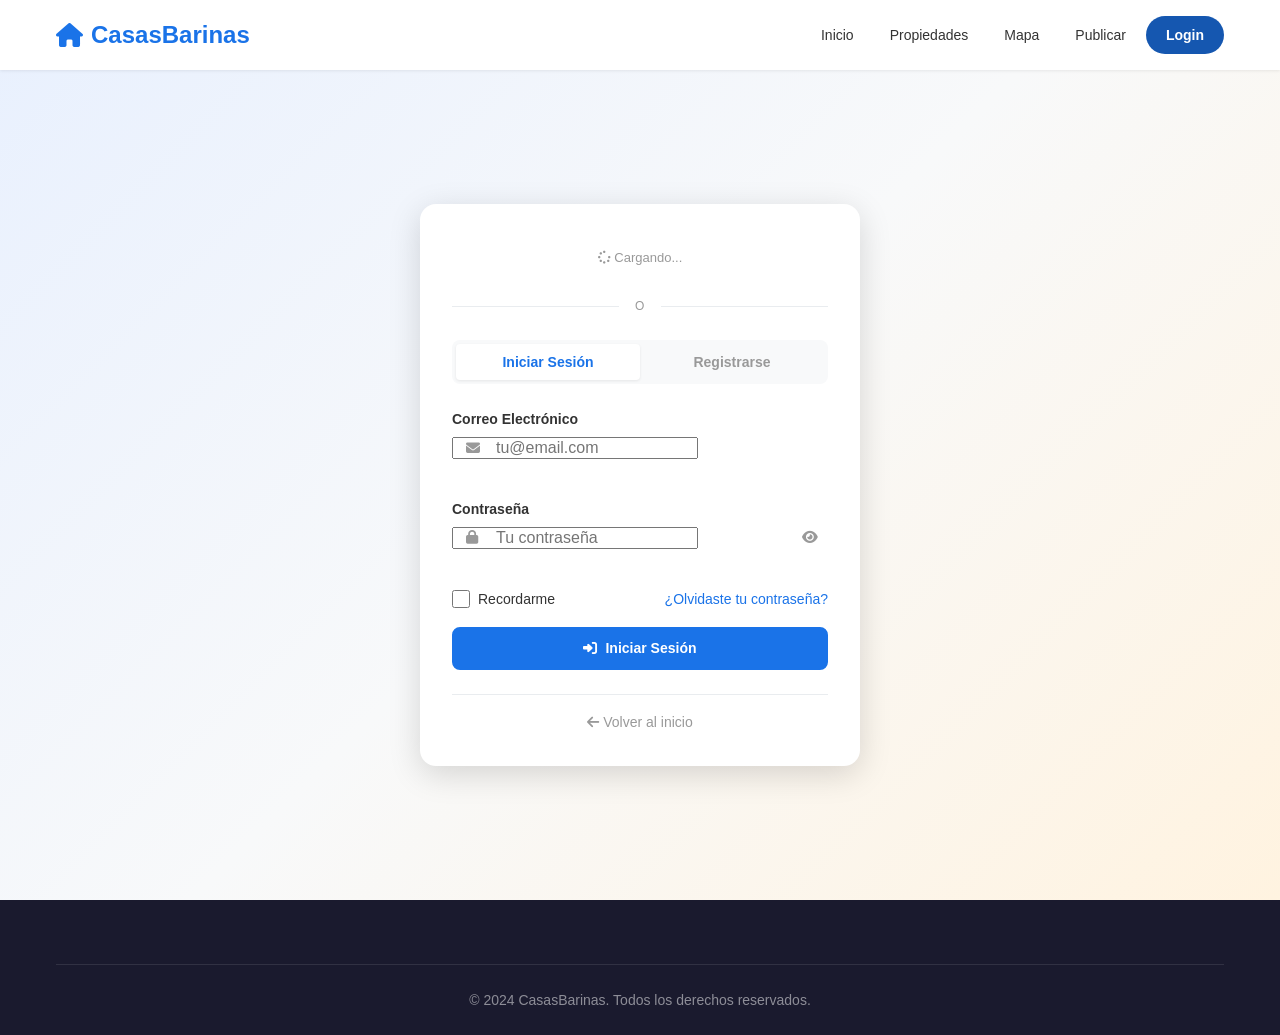
<file: login.html>
<!DOCTYPE html>
<html lang="es">
<head>
    <meta charset="UTF-8">
    <meta name="viewport" content="width=device-width, initial-scale=1.0">
    <meta name="description" content="Inicia sesión o regístrate en CasasBarinas para publicar y gestionar propiedades.">
    <title>Login - CasasBarinas</title>
    <link rel="stylesheet" href="css/styles.css">
    <link rel="stylesheet" href="https://cdnjs.cloudflare.com/ajax/libs/font-awesome/6.5.1/css/all.min.css">
    <!-- Google Identity Services -->
    <script src="https://accounts.google.com/gsi/client" async defer></script>
</head>
<body>
    <!-- Navigation -->
    <nav class="navbar" id="navbar">
        <div class="nav-container">
            <a href="index.html" class="nav-logo">
                <i class="fas fa-home"></i>
                <span>CasasBarinas</span>
            </a>
            <button class="nav-toggle" id="navToggle" aria-label="Abrir menú">
                <i class="fas fa-bars"></i>
            </button>
            <ul class="nav-menu" id="navMenu">
                <li><a href="index.html" class="nav-link">Inicio</a></li>
                <li><a href="search.html" class="nav-link">Propiedades</a></li>
                <li><a href="map.html" class="nav-link">Mapa</a></li>
                <li><a href="new-property.html" class="nav-link">Publicar</a></li>
                <li id="navLoginItem"><a href="login.html" class="nav-link nav-btn active">Login</a></li>
                <li id="navUserItem" class="nav-user hidden">
                    <a href="dashboard.html" class="nav-link" id="navUserName">
                        <i class="fas fa-user-circle"></i> Mi Cuenta
                    </a>
                    <button class="nav-link btn-logout" id="navLogout">
                        <i class="fas fa-sign-out-alt"></i> Salir
                    </button>
                </li>
            </ul>
        </div>
    </nav>

    <!-- Auth Section -->
    <section class="auth-section">
        <div class="auth-container">
            <div class="auth-card">
                <!-- Google Sign-In Button (replaced by Google's renderButton at runtime) -->
                <div class="google-signin-section" id="googleSignInBtn">
                    <div style="text-align:center;padding:12px;color:#999;font-size:13px;">
                        <i class="fas fa-spinner fa-spin"></i> Cargando...
                    </div>
                </div>

                <!-- Divider -->
                <div class="auth-divider">
                    <span>o</span>
                </div>

                <!-- Tab Toggle -->
                <div class="auth-tabs">
                    <button class="auth-tab active" id="tabLogin" data-tab="login">Iniciar Sesión</button>
                    <button class="auth-tab" id="tabRegister" data-tab="register">Registrarse</button>
                </div>

                <!-- Login Form -->
                <form class="auth-form" id="loginForm">
                    <div class="form-group">
                        <label for="loginEmail">Correo Electrónico</label>
                        <div class="input-icon">
                            <i class="fas fa-envelope"></i>
                            <input type="email" id="loginEmail" name="email" placeholder="tu@email.com" required autocomplete="email">
                        </div>
                        <span class="form-error" id="loginEmailError"></span>
                    </div>

                    <div class="form-group">
                        <label for="loginPassword">Contraseña</label>
                        <div class="input-icon">
                            <i class="fas fa-lock"></i>
                            <input type="password" id="loginPassword" name="password" placeholder="Tu contraseña" required autocomplete="current-password" minlength="6">
                            <button type="button" class="toggle-password" data-target="loginPassword" aria-label="Mostrar contraseña">
                                <i class="fas fa-eye"></i>
                            </button>
                        </div>
                        <span class="form-error" id="loginPasswordError"></span>
                    </div>

                    <div class="form-options">
                        <label class="checkbox-label">
                            <input type="checkbox" id="rememberMe" name="remember">
                            <span>Recordarme</span>
                        </label>
                        <a href="#" class="form-link" id="forgotPasswordLink">¿Olvidaste tu contraseña?</a>
                    </div>

                    <button type="submit" class="btn btn-primary btn-full" id="loginBtn">
                        <i class="fas fa-sign-in-alt"></i> Iniciar Sesión
                    </button>

                    <div class="auth-message" id="loginMessage" style="display:none;"></div>
                </form>

                <!-- Register Form -->
                <form class="auth-form hidden" id="registerForm">
                    <div class="form-group">
                        <label for="regName">Nombre Completo</label>
                        <div class="input-icon">
                            <i class="fas fa-user"></i>
                            <input type="text" id="regName" name="name" placeholder="Tu nombre completo" required autocomplete="name" minlength="2">
                        </div>
                        <span class="form-error" id="regNameError"></span>
                    </div>

                    <div class="form-group">
                        <label for="regEmail">Correo Electrónico</label>
                        <div class="input-icon">
                            <i class="fas fa-envelope"></i>
                            <input type="email" id="regEmail" name="email" placeholder="tu@email.com" required autocomplete="email">
                        </div>
                        <span class="form-error" id="regEmailError"></span>
                    </div>

                    <div class="form-group">
                        <label for="regPhone">Teléfono</label>
                        <div class="input-icon">
                            <i class="fas fa-phone"></i>
                            <input type="tel" id="regPhone" name="phone" placeholder="+58 274-000-0000" autocomplete="tel">
                        </div>
                        <span class="form-error" id="regPhoneError"></span>
                    </div>

                    <div class="form-group">
                        <label for="regPassword">Contraseña</label>
                        <div class="input-icon">
                            <i class="fas fa-lock"></i>
                            <input type="password" id="regPassword" name="password" placeholder="Mínimo 6 caracteres" required autocomplete="new-password" minlength="6">
                            <button type="button" class="toggle-password" data-target="regPassword" aria-label="Mostrar contraseña">
                                <i class="fas fa-eye"></i>
                            </button>
                        </div>
                        <span class="form-error" id="regPasswordError"></span>
                        <div class="password-strength" id="passwordStrength">
                            <div class="strength-bar" id="strengthBar"></div>
                        </div>
                        <small class="form-hint" id="strengthText"></small>
                    </div>

                    <div class="form-group">
                        <label for="regConfirmPassword">Confirmar Contraseña</label>
                        <div class="input-icon">
                            <i class="fas fa-lock"></i>
                            <input type="password" id="regConfirmPassword" name="confirmPassword" placeholder="Repite tu contraseña" required autocomplete="new-password" minlength="6">
                            <button type="button" class="toggle-password" data-target="regConfirmPassword" aria-label="Mostrar contraseña">
                                <i class="fas fa-eye"></i>
                            </button>
                        </div>
                        <span class="form-error" id="regConfirmError"></span>
                    </div>

                    <div class="form-group">
                        <label class="checkbox-label">
                            <input type="checkbox" id="acceptTerms" name="terms" required>
                            <span>Acepto los <a href="#" class="form-link">Términos y Condiciones</a></span>
                        </label>
                        <span class="form-error" id="regTermsError"></span>
                    </div>

                    <button type="submit" class="btn btn-primary btn-full" id="registerBtn">
                        <i class="fas fa-user-plus"></i> Crear Cuenta
                    </button>

                    <div class="auth-message" id="registerMessage" style="display:none;"></div>
                </form>

                <div class="auth-footer">
                    <a href="index.html"><i class="fas fa-arrow-left"></i> Volver al inicio</a>
                </div>
            </div>
        </div>
    </section>

    <!-- Footer -->
    <footer class="footer">
        <div class="container">
            <div class="footer-bottom">
                <p>&copy; 2024 CasasBarinas. Todos los derechos reservados.</p>
            </div>
        </div>
    </footer>

    <script src="js/app.js"></script>
    <script src="js/auth.js"></script>
</body>
</html>
</file>
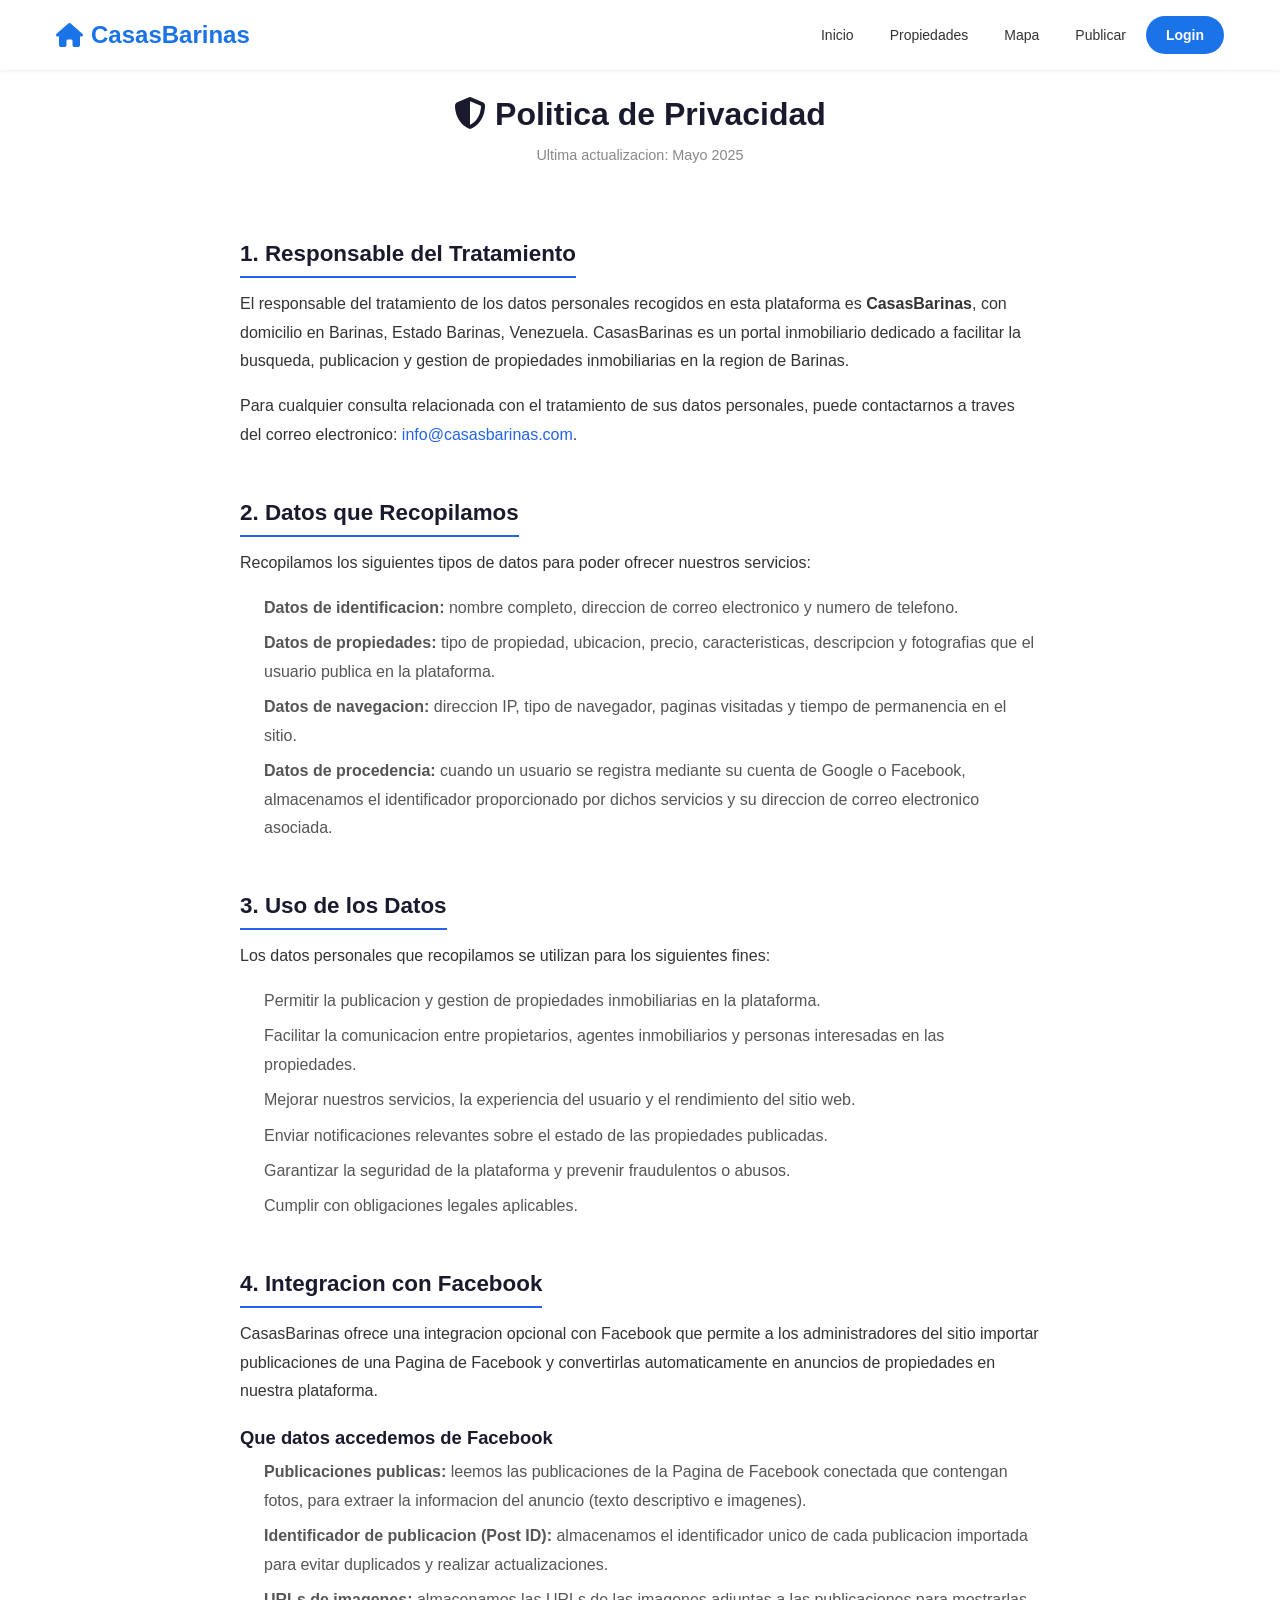
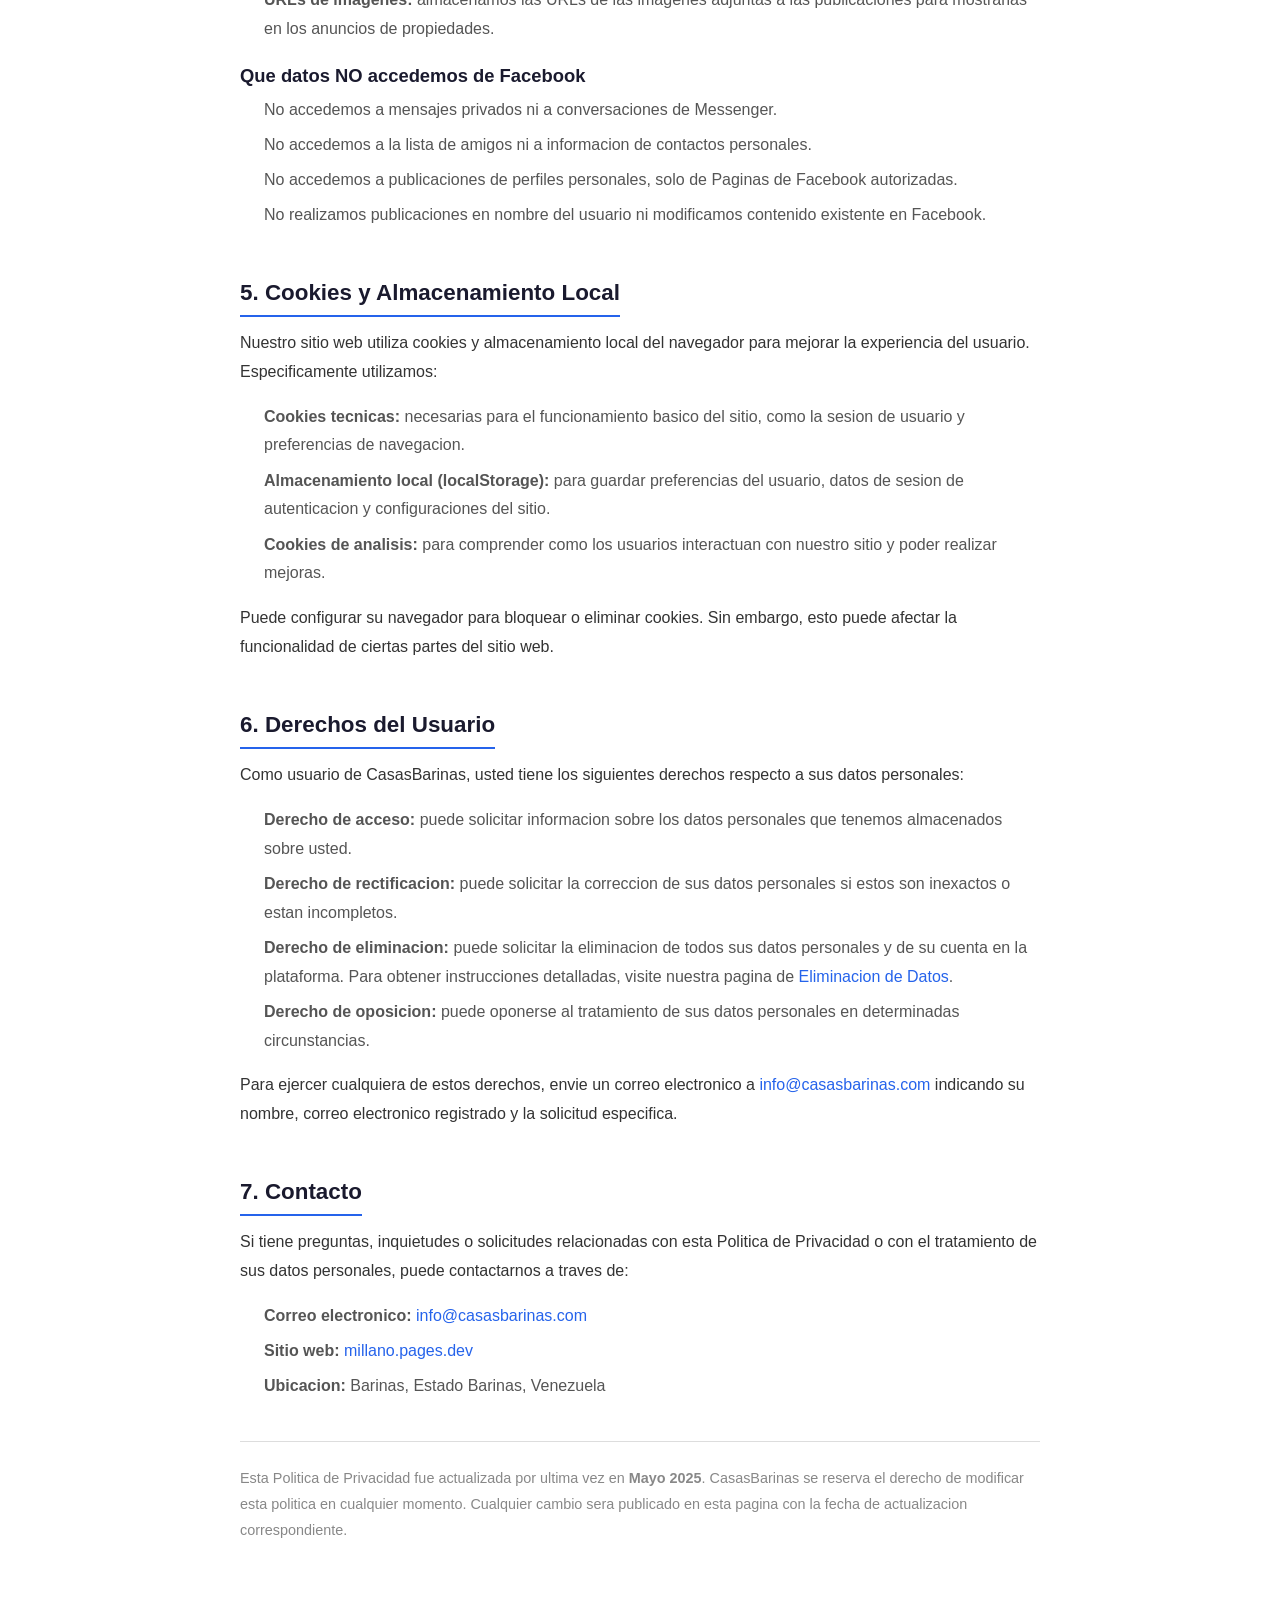
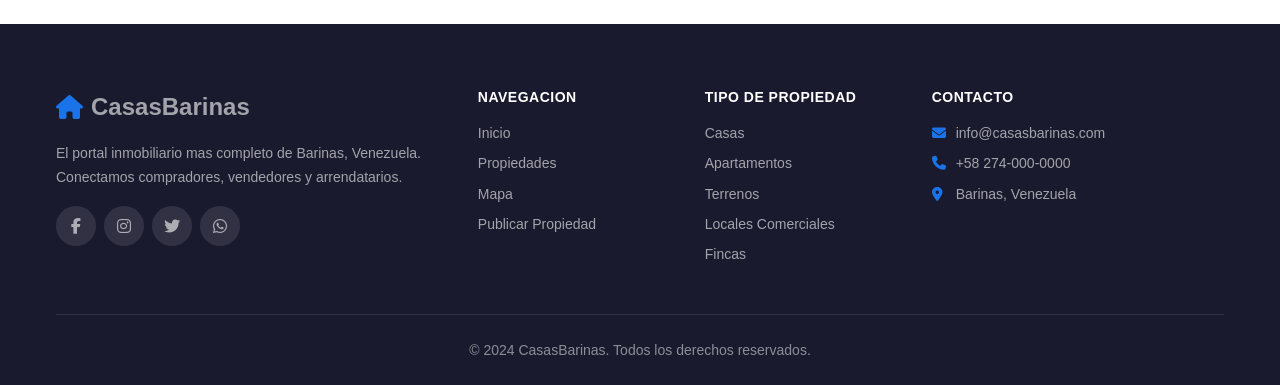
<file: privacidad.html>
<!DOCTYPE html>
<html lang="es">
<head>
    <meta charset="UTF-8">
    <meta name="viewport" content="width=device-width, initial-scale=1.0">
    <meta name="description" content="Politica de Privacidad de CasasBarinas - Informacion sobre como recopilamos, usamos y protegemos tus datos personales.">
    <title>Politica de Privacidad - CasasBarinas</title>
    <link rel="stylesheet" href="css/styles.css">
    <link rel="stylesheet" href="https://cdnjs.cloudflare.com/ajax/libs/font-awesome/6.5.1/css/all.min.css">
    <link rel="preconnect" href="https://fonts.googleapis.com">
    <style>
        .legal-content {
            max-width: 800px;
            margin: 0 auto;
            color: var(--text-secondary, #555);
            line-height: 1.8;
        }
        .legal-content h2 {
            color: var(--text-primary, #1a1a2e);
            font-size: 1.4rem;
            margin-top: 2rem;
            margin-bottom: 0.75rem;
            padding-bottom: 0.5rem;
            border-bottom: 2px solid var(--primary, #2563eb);
            display: inline-block;
        }
        .legal-content h3 {
            color: var(--text-primary, #1a1a2e);
            font-size: 1.15rem;
            margin-top: 1.25rem;
            margin-bottom: 0.5rem;
        }
        .legal-content p {
            margin-bottom: 1rem;
        }
        .legal-content ul {
            margin-bottom: 1rem;
            padding-left: 1.5rem;
        }
        .legal-content li {
            margin-bottom: 0.4rem;
        }
        .legal-content a {
            color: var(--primary, #2563eb);
            text-decoration: none;
        }
        .legal-content a:hover {
            text-decoration: underline;
        }
        .legal-header {
            text-align: center;
            margin-bottom: 2.5rem;
        }
        .legal-header h1 {
            font-size: 2rem;
            color: var(--text-primary, #1a1a2e);
            margin-bottom: 0.5rem;
        }
        .legal-header .update-date {
            color: var(--text-muted, #888);
            font-size: 0.9rem;
        }
    </style>
</head>
<body>
    <!-- Navigation -->
    <nav class="navbar" id="navbar">
        <div class="nav-container">
            <a href="index.html" class="nav-logo">
                <i class="fas fa-home"></i>
                <span>CasasBarinas</span>
            </a>
            <button class="nav-toggle" id="navToggle" aria-label="Abrir menu">
                <i class="fas fa-bars"></i>
            </button>
            <ul class="nav-menu" id="navMenu">
                <li><a href="index.html" class="nav-link">Inicio</a></li>
                <li><a href="search.html" class="nav-link">Propiedades</a></li>
                <li><a href="map.html" class="nav-link">Mapa</a></li>
                <li><a href="new-property.html" class="nav-link">Publicar</a></li>
                <li id="navLoginItem"><a href="login.html" class="nav-link nav-btn">Login</a></li>
                <li id="navUserItem" class="nav-user hidden">
                    <a href="dashboard.html" class="nav-link" id="navUserName">
                        <i class="fas fa-user-circle"></i> Mi Cuenta
                    </a>
                    <button class="nav-link btn-logout" id="navLogout">
                        <i class="fas fa-sign-out-alt"></i> Salir
                    </button>
                </li>
            </ul>
        </div>
    </nav>

    <!-- Privacy Policy Content -->
    <section class="section" style="padding-top: calc(var(--navbar-height) + var(--space-lg));">
        <div class="container">
            <div class="legal-header">
                <h1><i class="fas fa-shield-halved"></i> Politica de Privacidad</h1>
                <p class="update-date">Ultima actualizacion: Mayo 2025</p>
            </div>

            <div class="legal-content">

                <h2>1. Responsable del Tratamiento</h2>
                <p>
                    El responsable del tratamiento de los datos personales recogidos en esta plataforma es
                    <strong>CasasBarinas</strong>, con domicilio en Barinas, Estado Barinas, Venezuela.
                    CasasBarinas es un portal inmobiliario dedicado a facilitar la busqueda, publicacion y
                    gestion de propiedades inmobiliarias en la region de Barinas.
                </p>
                <p>
                    Para cualquier consulta relacionada con el tratamiento de sus datos personales, puede
                    contactarnos a traves del correo electronico:
                    <a href="mailto:info@casasbarinas.com">info@casasbarinas.com</a>.
                </p>

                <h2>2. Datos que Recopilamos</h2>
                <p>Recopilamos los siguientes tipos de datos para poder ofrecer nuestros servicios:</p>
                <ul>
                    <li><strong>Datos de identificacion:</strong> nombre completo, direccion de correo electronico y numero de telefono.</li>
                    <li><strong>Datos de propiedades:</strong> tipo de propiedad, ubicacion, precio, caracteristicas, descripcion y fotografias que el usuario publica en la plataforma.</li>
                    <li><strong>Datos de navegacion:</strong> direccion IP, tipo de navegador, paginas visitadas y tiempo de permanencia en el sitio.</li>
                    <li><strong>Datos de procedencia:</strong> cuando un usuario se registra mediante su cuenta de Google o Facebook, almacenamos el identificador proporcionado por dichos servicios y su direccion de correo electronico asociada.</li>
                </ul>

                <h2>3. Uso de los Datos</h2>
                <p>Los datos personales que recopilamos se utilizan para los siguientes fines:</p>
                <ul>
                    <li>Permitir la publicacion y gestion de propiedades inmobiliarias en la plataforma.</li>
                    <li>Facilitar la comunicacion entre propietarios, agentes inmobiliarios y personas interesadas en las propiedades.</li>
                    <li>Mejorar nuestros servicios, la experiencia del usuario y el rendimiento del sitio web.</li>
                    <li>Enviar notificaciones relevantes sobre el estado de las propiedades publicadas.</li>
                    <li>Garantizar la seguridad de la plataforma y prevenir fraudulentos o abusos.</li>
                    <li>Cumplir con obligaciones legales aplicables.</li>
                </ul>

                <h2>4. Integracion con Facebook</h2>
                <p>
                    CasasBarinas ofrece una integracion opcional con Facebook que permite a los administradores
                    del sitio importar publicaciones de una Pagina de Facebook y convertirlas automaticamente
                    en anuncios de propiedades en nuestra plataforma.
                </p>
                <h3>Que datos accedemos de Facebook</h3>
                <ul>
                    <li><strong>Publicaciones publicas:</strong> leemos las publicaciones de la Pagina de Facebook conectada que contengan fotos, para extraer la informacion del anuncio (texto descriptivo e imagenes).</li>
                    <li><strong>Identificador de publicacion (Post ID):</strong> almacenamos el identificador unico de cada publicacion importada para evitar duplicados y realizar actualizaciones.</li>
                    <li><strong>URLs de imagenes:</strong> almacenamos las URLs de las imagenes adjuntas a las publicaciones para mostrarlas en los anuncios de propiedades.</li>
                </ul>
                <h3>Que datos NO accedemos de Facebook</h3>
                <ul>
                    <li>No accedemos a mensajes privados ni a conversaciones de Messenger.</li>
                    <li>No accedemos a la lista de amigos ni a informacion de contactos personales.</li>
                    <li>No accedemos a publicaciones de perfiles personales, solo de Paginas de Facebook autorizadas.</li>
                    <li>No realizamos publicaciones en nombre del usuario ni modificamos contenido existente en Facebook.</li>
                </ul>

                <h2>5. Cookies y Almacenamiento Local</h2>
                <p>
                    Nuestro sitio web utiliza cookies y almacenamiento local del navegador para mejorar la
                    experiencia del usuario. Especificamente utilizamos:
                </p>
                <ul>
                    <li><strong>Cookies tecnicas:</strong> necesarias para el funcionamiento basico del sitio, como la sesion de usuario y preferencias de navegacion.</li>
                    <li><strong>Almacenamiento local (localStorage):</strong> para guardar preferencias del usuario, datos de sesion de autenticacion y configuraciones del sitio.</li>
                    <li><strong>Cookies de analisis:</strong> para comprender como los usuarios interactuan con nuestro sitio y poder realizar mejoras.</li>
                </ul>
                <p>
                    Puede configurar su navegador para bloquear o eliminar cookies. Sin embargo, esto puede
                    afectar la funcionalidad de ciertas partes del sitio web.
                </p>

                <h2>6. Derechos del Usuario</h2>
                <p>
                    Como usuario de CasasBarinas, usted tiene los siguientes derechos respecto a sus datos personales:
                </p>
                <ul>
                    <li><strong>Derecho de acceso:</strong> puede solicitar informacion sobre los datos personales que tenemos almacenados sobre usted.</li>
                    <li><strong>Derecho de rectificacion:</strong> puede solicitar la correccion de sus datos personales si estos son inexactos o estan incompletos.</li>
                    <li><strong>Derecho de eliminacion:</strong> puede solicitar la eliminacion de todos sus datos personales y de su cuenta en la plataforma. Para obtener instrucciones detalladas, visite nuestra pagina de
                        <a href="eliminacion-datos.html">Eliminacion de Datos</a>.
                    </li>
                    <li><strong>Derecho de oposicion:</strong> puede oponerse al tratamiento de sus datos personales en determinadas circunstancias.</li>
                </ul>
                <p>
                    Para ejercer cualquiera de estos derechos, envie un correo electronico a
                    <a href="mailto:info@casasbarinas.com">info@casasbarinas.com</a> indicando su nombre,
                    correo electronico registrado y la solicitud especifica.
                </p>

                <h2>7. Contacto</h2>
                <p>
                    Si tiene preguntas, inquietudes o solicitudes relacionadas con esta Politica de Privacidad
                    o con el tratamiento de sus datos personales, puede contactarnos a traves de:
                </p>
                <ul>
                    <li><strong>Correo electronico:</strong> <a href="mailto:info@casasbarinas.com">info@casasbarinas.com</a></li>
                    <li><strong>Sitio web:</strong> <a href="https://millano.pages.dev">millano.pages.dev</a></li>
                    <li><strong>Ubicacion:</strong> Barinas, Estado Barinas, Venezuela</li>
                </ul>

                <p style="margin-top: 2.5rem; padding-top: 1.5rem; border-top: 1px solid #ddd; color: var(--text-muted, #888); font-size: 0.9rem;">
                    Esta Politica de Privacidad fue actualizada por ultima vez en <strong>Mayo 2025</strong>.
                    CasasBarinas se reserva el derecho de modificar esta politica en cualquier momento. Cualquier
                    cambio sera publicado en esta pagina con la fecha de actualizacion correspondiente.
                </p>

            </div>
        </div>
    </section>

    <!-- Footer -->
    <footer class="footer">
        <div class="container">
            <div class="footer-grid">
                <div class="footer-col">
                    <a href="index.html" class="footer-logo">
                        <i class="fas fa-home"></i>
                        <span>CasasBarinas</span>
                    </a>
                    <p>El portal inmobiliario mas completo de Barinas, Venezuela. Conectamos compradores, vendedores y arrendatarios.</p>
                    <div class="footer-social">
                        <a href="#" aria-label="Facebook"><i class="fab fa-facebook-f"></i></a>
                        <a href="#" aria-label="Instagram"><i class="fab fa-instagram"></i></a>
                        <a href="#" aria-label="Twitter"><i class="fab fa-twitter"></i></a>
                        <a href="#" aria-label="WhatsApp"><i class="fab fa-whatsapp"></i></a>
                    </div>
                </div>
                <div class="footer-col">
                    <h4>Navegacion</h4>
                    <ul>
                        <li><a href="index.html">Inicio</a></li>
                        <li><a href="search.html">Propiedades</a></li>
                        <li><a href="map.html">Mapa</a></li>
                        <li><a href="new-property.html">Publicar Propiedad</a></li>
                    </ul>
                </div>
                <div class="footer-col">
                    <h4>Tipo de Propiedad</h4>
                    <ul>
                        <li><a href="search.html?tipo=Casa">Casas</a></li>
                        <li><a href="search.html?tipo=Apartamento">Apartamentos</a></li>
                        <li><a href="search.html?tipo=Terreno">Terrenos</a></li>
                        <li><a href="search.html?tipo=Local+Comercial">Locales Comerciales</a></li>
                        <li><a href="search.html?tipo=Finca">Fincas</a></li>
                    </ul>
                </div>
                <div class="footer-col">
                    <h4>Contacto</h4>
                    <ul>
                        <li><i class="fas fa-envelope"></i> info@casasbarinas.com</li>
                        <li><i class="fas fa-phone"></i> +58 274-000-0000</li>
                        <li><i class="fas fa-map-marker-alt"></i> Barinas, Venezuela</li>
                    </ul>
                </div>
            </div>
            <div class="footer-bottom">
                <p>&copy; 2024 CasasBarinas. Todos los derechos reservados.</p>
            </div>
        </div>
    </footer>

    <script src="js/app.js"></script>
</body>
</html>
</file>
<file: css/styles.css>
/* ============================================================
   CasasBarinas - Comprehensive Stylesheet
   Real Estate Portal for Barinas, Venezuela
   ============================================================
   Table of Contents:
   1.  CSS Custom Properties
   2.  CSS Reset / Base
   3.  Typography
   4.  Layout Utilities
   5.  Navigation Bar
   6.  Hero Section
   7.  Search Bar
   8.  Sections (Generic)
   9.  Property Grid & Cards
   10. Badges
   11. Buttons
   12. Forms
   13. Tables
   14. Modals
   15. Auth / Login Page
   16. Dashboard
   17. Property Form (Publish)
   18. Property Detail Page
   19. Gallery & Lightbox
   20. Admin Panel
   21. Search Page
   22. Map Page
   23. Upload Area
   24. Footer
   25. Toast Notifications
   26. Loading / Spinner
   27. Empty States
   28. Pagination
   29. Favorites
   30. Animations & Transitions
   31. Utility Classes
   32. Custom Scrollbar
   33. Responsive Design (Tablet)
   34. Responsive Design (Mobile)
   ============================================================ */

/* ============================================================
   1. CSS CUSTOM PROPERTIES
   ============================================================ */
:root {
    /* Primary Colors */
    --color-primary: #1a73e8;
    --color-primary-light: #4a90e8;
    --color-primary-dark: #1557b0;
    --color-primary-bg: #e8f0fe;

    /* Secondary Colors */
    --color-secondary: #28a745;
    --color-secondary-light: #5cb85c;
    --color-secondary-dark: #1e7e34;
    --color-secondary-bg: #e8f5e9;

    /* Accent Colors */
    --color-accent: #ff6b35;
    --color-accent-light: #ff8c5a;
    --color-accent-dark: #e55a2b;
    --color-accent-bg: #fff3e0;

    /* Dark & Light */
    --color-dark: #1a1a2e;
    --color-dark-light: #2d2d44;
    --color-light: #f8f9fa;
    --color-light-dark: #e9ecef;
    --color-white: #ffffff;

    /* Text Colors */
    --color-text: #333333;
    --color-text-light: #666666;
    --color-text-muted: #999999;
    --color-text-white: #ffffff;

    /* Semantic Colors */
    --color-success: #28a745;
    --color-danger: #dc3545;
    --color-warning: #ffc107;
    --color-info: #17a2b8;

    /* Border Colors */
    --color-border: #dee2e6;
    --color-border-light: #e9ecef;

    /* Shadows */
    --shadow-sm: 0 1px 3px rgba(0, 0, 0, 0.08);
    --shadow: 0 2px 8px rgba(0, 0, 0, 0.1);
    --shadow-md: 0 4px 16px rgba(0, 0, 0, 0.12);
    --shadow-lg: 0 8px 32px rgba(0, 0, 0, 0.15);
    --shadow-xl: 0 12px 48px rgba(0, 0, 0, 0.18);

    /* Border Radius */
    --radius-sm: 4px;
    --radius: 8px;
    --radius-md: 12px;
    --radius-lg: 16px;
    --radius-xl: 24px;
    --radius-full: 9999px;

    /* Spacing */
    --space-xs: 4px;
    --space-sm: 8px;
    --space-md: 16px;
    --space-lg: 24px;
    --space-xl: 32px;
    --space-2xl: 48px;
    --space-3xl: 64px;

    /* Font */
    --font-family: -apple-system, BlinkMacSystemFont, 'Segoe UI', Roboto, Oxygen,
        Ubuntu, Cantarell, 'Fira Sans', 'Droid Sans', 'Helvetica Neue', sans-serif;
    --font-size-xs: 0.75rem;
    --font-size-sm: 0.875rem;
    --font-size-base: 1rem;
    --font-size-md: 1.125rem;
    --font-size-lg: 1.25rem;
    --font-size-xl: 1.5rem;
    --font-size-2xl: 2rem;
    --font-size-3xl: 2.5rem;
    --font-size-4xl: 3rem;
    --font-weight-normal: 400;
    --font-weight-medium: 500;
    --font-weight-semibold: 600;
    --font-weight-bold: 700;
    --line-height: 1.6;

    /* Transitions */
    --transition-fast: 0.15s ease;
    --transition: 0.3s ease;
    --transition-slow: 0.5s ease;

    /* Z-Index Scale */
    --z-dropdown: 100;
    --z-sticky: 200;
    --z-navbar: 1000;
    --z-overlay: 2000;
    --z-modal: 3000;
    --z-toast: 4000;
    --z-tooltip: 5000;

    /* Layout */
    --navbar-height: 70px;
    --container-max: 1200px;
    --sidebar-width: 280px;
    --admin-sidebar-width: 260px;
}


/* ============================================================
   2. CSS RESET / BASE
   ============================================================ */
*,
*::before,
*::after {
    box-sizing: border-box;
    margin: 0;
    padding: 0;
}

html {
    scroll-behavior: smooth;
    -webkit-text-size-adjust: 100%;
    -moz-text-size-adjust: 100%;
    text-size-adjust: 100%;
}

body {
    font-family: var(--font-family);
    font-size: var(--font-size-base);
    font-weight: var(--font-weight-normal);
    line-height: var(--line-height);
    color: var(--color-text);
    background-color: var(--color-white);
    -webkit-font-smoothing: antialiased;
    -moz-osx-font-smoothing: grayscale;
    overflow-x: hidden;
}

img {
    max-width: 100%;
    height: auto;
    display: block;
}

a {
    color: var(--color-primary);
    text-decoration: none;
    transition: color var(--transition-fast);
}

a:hover {
    color: var(--color-primary-dark);
}

ul,
ol {
    list-style: none;
}

button {
    cursor: pointer;
    font-family: inherit;
    font-size: inherit;
    border: none;
    background: none;
    outline: none;
}

input,
select,
textarea,
button {
    font-family: inherit;
    font-size: inherit;
}

table {
    border-collapse: collapse;
    width: 100%;
}

h1, h2, h3, h4, h5, h6 {
    font-weight: var(--font-weight-bold);
    line-height: 1.3;
    color: var(--color-dark);
}

::selection {
    background-color: var(--color-primary);
    color: var(--color-white);
}

:focus-visible {
    outline: 2px solid var(--color-primary);
    outline-offset: 2px;
}


/* ============================================================
   3. TYPOGRAPHY
   ============================================================ */
h1 {
    font-size: var(--font-size-3xl);
}

h2 {
    font-size: var(--font-size-2xl);
}

h3 {
    font-size: var(--font-size-xl);
}

h4 {
    font-size: var(--font-size-lg);
}

h5 {
    font-size: var(--font-size-md);
}

h6 {
    font-size: var(--font-size-base);
}

p {
    margin-bottom: var(--space-md);
    color: var(--color-text);
}

p:last-child {
    margin-bottom: 0;
}

small {
    font-size: var(--font-size-sm);
}

strong {
    font-weight: var(--font-weight-bold);
}

/* Text Utilities */
.text-center {
    text-align: center;
}

.text-left {
    text-align: left;
}

.text-right {
    text-align: right;
}

.text-primary {
    color: var(--color-primary) !important;
}

.text-secondary {
    color: var(--color-secondary) !important;
}

.text-accent {
    color: var(--color-accent) !important;
}

.text-muted {
    color: var(--color-text-muted) !important;
}

.text-danger {
    color: var(--color-danger) !important;
}

.text-success {
    color: var(--color-success) !important;
}

.text-warning {
    color: var(--color-warning) !important;
}

.text-white {
    color: var(--color-white) !important;
}

.text-dark {
    color: var(--color-dark) !important;
}

.text-small {
    font-size: var(--font-size-sm);
}

.text-capitalize {
    text-transform: capitalize;
}

.text-uppercase {
    text-transform: uppercase;
}

.text-bold {
    font-weight: var(--font-weight-bold);
}

.text-ellipsis {
    white-space: nowrap;
    overflow: hidden;
    text-overflow: ellipsis;
}


/* ============================================================
   4. LAYOUT UTILITIES
   ============================================================ */
.container {
    width: 100%;
    max-width: var(--container-max);
    margin-left: auto;
    margin-right: auto;
    padding-left: var(--space-md);
    padding-right: var(--space-md);
}

.row {
    display: flex;
    flex-wrap: wrap;
    margin-left: calc(var(--space-md) * -1);
    margin-right: calc(var(--space-md) * -1);
}

.col {
    flex: 1;
    padding-left: var(--space-md);
    padding-right: var(--space-md);
}

.flex {
    display: flex;
}

.flex-center {
    display: flex;
    align-items: center;
    justify-content: center;
}

.flex-between {
    display: flex;
    align-items: center;
    justify-content: space-between;
}

.flex-wrap {
    flex-wrap: wrap;
}

.flex-col {
    flex-direction: column;
}

.flex-1 {
    flex: 1;
}

.gap-1 {
    gap: var(--space-sm);
}

.gap-2 {
    gap: var(--space-md);
}

.gap-3 {
    gap: var(--space-lg);
}

.gap-4 {
    gap: var(--space-xl);
}


/* ============================================================
   5. NAVIGATION BAR
   ============================================================ */
.navbar {
    position: fixed;
    top: 0;
    left: 0;
    right: 0;
    height: var(--navbar-height);
    background-color: var(--color-white);
    box-shadow: var(--shadow-sm);
    z-index: var(--z-navbar);
    transition: box-shadow var(--transition), background-color var(--transition);
}

.navbar.scrolled {
    box-shadow: var(--shadow);
}

.navbar-admin {
    background-color: var(--color-dark);
}

.navbar-admin .nav-logo {
    color: var(--color-white);
}

.navbar-admin .nav-link {
    color: rgba(255, 255, 255, 0.8);
}

.navbar-admin .nav-link:hover,
.navbar-admin .nav-link.active {
    color: var(--color-white);
    background-color: rgba(255, 255, 255, 0.1);
}

.nav-container {
    display: flex;
    align-items: center;
    justify-content: space-between;
    height: 100%;
    max-width: var(--container-max);
    margin: 0 auto;
    padding: 0 var(--space-md);
}

.nav-logo {
    display: flex;
    align-items: center;
    gap: var(--space-sm);
    font-size: var(--font-size-xl);
    font-weight: var(--font-weight-bold);
    color: var(--color-primary);
    text-decoration: none;
    flex-shrink: 0;
}

.nav-logo:hover {
    color: var(--color-primary-dark);
}

.nav-logo i {
    font-size: var(--font-size-xl);
}

.nav-logo .admin-badge {
    background-color: var(--color-accent);
    color: var(--color-white);
    font-size: var(--font-size-xs);
    padding: 2px 8px;
    border-radius: var(--radius-full);
    font-weight: var(--font-weight-semibold);
    margin-left: var(--space-xs);
    vertical-align: middle;
}

.nav-toggle {
    display: none;
    align-items: center;
    justify-content: center;
    width: 40px;
    height: 40px;
    font-size: var(--font-size-lg);
    color: var(--color-dark);
    border-radius: var(--radius-sm);
    transition: background-color var(--transition-fast);
}

.nav-toggle:hover {
    background-color: var(--color-light);
}

.nav-menu {
    display: flex;
    align-items: center;
    gap: var(--space-xs);
}

.nav-menu li {
    display: flex;
    align-items: center;
}

.nav-link {
    display: flex;
    align-items: center;
    gap: var(--space-xs);
    padding: 8px 16px;
    font-size: var(--font-size-sm);
    font-weight: var(--font-weight-medium);
    color: var(--color-text);
    border-radius: var(--radius);
    transition: all var(--transition-fast);
    white-space: nowrap;
    text-decoration: none;
}

.nav-link:hover {
    color: var(--color-primary);
    background-color: var(--color-primary-bg);
}

.nav-link.active {
    color: var(--color-primary);
    background-color: var(--color-primary-bg);
    font-weight: var(--font-weight-semibold);
}

.nav-btn {
    background-color: var(--color-primary);
    color: var(--color-white) !important;
    padding: 8px 20px;
    border-radius: var(--radius-full);
    font-weight: var(--font-weight-semibold);
}

.nav-btn:hover {
    background-color: var(--color-primary-dark);
    color: var(--color-white);
}

.nav-btn.active {
    background-color: var(--color-primary-dark);
}

.nav-user {
    display: flex;
    align-items: center;
    gap: var(--space-xs);
}

.btn-logout {
    color: var(--color-text-muted) !important;
    font-size: var(--font-size-sm);
}

.btn-logout:hover {
    color: var(--color-danger) !important;
    background-color: rgba(220, 53, 69, 0.08);
}

/* Admin link in navbar - only visible to admin users */
.nav-admin-link {
    color: #d93025 !important;
    font-weight: 600;
    font-size: var(--font-size-sm);
    padding: 6px 14px !important;
    border-radius: var(--radius-sm);
    transition: all 0.2s;
}

.nav-admin-link:hover {
    background-color: rgba(217, 48, 37, 0.08);
    color: #c5221f !important;
}


/* ============================================================
   6. HERO SECTION
   ============================================================ */
.hero {
    position: relative;
    width: 100%;
    min-height: 100vh;
    display: flex;
    align-items: center;
    justify-content: center;
    overflow: hidden;
    background: linear-gradient(135deg, #0f2027 0%, #203a43 30%, #1a1a2e 70%, #16213e 100%);
    background-size: cover;
    background-position: center;
    background-attachment: fixed;
}

.hero-overlay {
    position: absolute;
    top: 0;
    left: 0;
    right: 0;
    bottom: 0;
    background: linear-gradient(
        180deg,
        rgba(26, 26, 46, 0.6) 0%,
        rgba(26, 26, 46, 0.4) 40%,
        rgba(26, 115, 232, 0.15) 100%
    );
    z-index: 1;
}

.hero-content {
    position: relative;
    z-index: 2;
    text-align: center;
    max-width: 900px;
    padding: calc(var(--navbar-height) + var(--space-xl)) var(--space-md) var(--space-xl);
    animation: fadeInUp 0.8s ease-out;
}

.hero-title {
    font-size: var(--font-size-4xl);
    font-weight: var(--font-weight-bold);
    color: var(--color-white);
    margin-bottom: var(--space-md);
    line-height: 1.2;
    letter-spacing: -0.5px;
}

.hero-subtitle {
    font-size: var(--font-size-md);
    color: rgba(255, 255, 255, 0.85);
    margin-bottom: var(--space-xl);
    max-width: 650px;
    margin-left: auto;
    margin-right: auto;
    line-height: 1.7;
}

/* Hero Compact — when hero is NOT the first section */
.hero-compact {
    min-height: auto;
    padding-top: var(--space-2xl);
    padding-bottom: var(--space-2xl);
    background-attachment: scroll;
}

.hero-compact .hero-content {
    padding-top: var(--space-xl);
    padding-bottom: var(--space-xl);
}

.hero-compact .hero-title {
    font-size: var(--font-size-3xl);
}

.hero-compact .hero-subtitle {
    margin-bottom: var(--space-lg);
}

/* ─── Home Mini Map ──────────────────────────────────────────── */
.home-map-wrapper {
    position: relative;
    width: 100%;
    height: 350px;
    border-radius: var(--radius-lg);
    overflow: hidden;
    box-shadow: var(--shadow-md);
    border: 2px solid var(--color-border-light);
}

.home-map {
    width: 100%;
    height: 100%;
    z-index: 1;
}

.home-map-overlay {
    position: absolute;
    top: 0;
    left: 0;
    right: 0;
    bottom: 0;
    z-index: 2;
    display: flex;
    align-items: center;
    justify-content: center;
    background: rgba(26, 26, 46, 0.5);
    backdrop-filter: blur(2px);
    cursor: pointer;
    transition: opacity var(--transition);
}

.home-map-overlay:hover {
    background: rgba(26, 26, 46, 0.4);
}

.home-map-overlay-content {
    text-align: center;
    color: var(--color-white);
    padding: var(--space-xl);
}

.home-map-overlay-content i {
    font-size: 48px;
    margin-bottom: var(--space-md);
    display: block;
    opacity: 0.9;
}

.home-map-overlay-content p {
    font-size: var(--font-size-md);
    margin-bottom: var(--space-lg);
    opacity: 0.85;
}

@media (max-width: 768px) {
    .home-map-wrapper {
        height: 280px;
    }

    .hero-compact .hero-title {
        font-size: var(--font-size-2xl);
    }

    .hero-compact .hero-subtitle {
        font-size: var(--font-size-sm);
    }
}


/* ============================================================
   7. SEARCH BAR
   ============================================================ */
.search-bar {
    background-color: var(--color-white);
    border-radius: var(--radius-lg);
    padding: var(--space-lg);
    box-shadow: var(--shadow-lg);
    max-width: 850px;
    margin: 0 auto;
}

.search-row {
    display: flex;
    gap: var(--space-md);
    margin-bottom: var(--space-md);
}

.search-row:last-child {
    margin-bottom: 0;
}

.search-field {
    flex: 1;
    display: flex;
    flex-direction: column;
    min-width: 0;
}

.search-field label {
    font-size: var(--font-size-sm);
    font-weight: var(--font-weight-semibold);
    color: var(--color-text-light);
    margin-bottom: var(--space-xs);
    text-align: left;
}

.search-field input,
.search-field select {
    width: 100%;
    padding: 12px 16px;
    border: 2px solid var(--color-border-light);
    border-radius: var(--radius);
    font-size: var(--font-size-sm);
    color: var(--color-text);
    background-color: var(--color-light);
    transition: all var(--transition-fast);
    outline: none;
    -webkit-appearance: none;
    -moz-appearance: none;
    appearance: none;
}

.search-field input:focus,
.search-field select:focus {
    border-color: var(--color-primary);
    background-color: var(--color-white);
    box-shadow: 0 0 0 3px rgba(26, 115, 232, 0.15);
}

.search-field input::placeholder {
    color: var(--color-text-muted);
}

.btn-search {
    align-self: flex-end;
    white-space: nowrap;
    padding: 12px 24px;
}


/* ============================================================
   8. SECTIONS (Generic)
   ============================================================ */
.section {
    padding: var(--space-3xl) 0;
}

.section-light {
    background-color: var(--color-light);
}

.section-dark {
    background-color: var(--color-dark);
}

.section-dark .section-title {
    color: var(--color-white);
}

.section-dark .section-subtitle {
    color: rgba(255, 255, 255, 0.7);
}

.section-header {
    display: flex;
    align-items: center;
    justify-content: space-between;
    margin-bottom: var(--space-xl);
    flex-wrap: wrap;
    gap: var(--space-md);
}

.section-title {
    font-size: var(--font-size-2xl);
    font-weight: var(--font-weight-bold);
    color: var(--color-dark);
    position: relative;
}

.section-title::after {
    content: '';
    display: block;
    width: 50px;
    height: 3px;
    background-color: var(--color-primary);
    border-radius: 2px;
    margin-top: var(--space-sm);
}

.section-subtitle {
    font-size: var(--font-size-md);
    color: var(--color-text-light);
    margin-top: var(--space-sm);
}

.section-link {
    font-size: var(--font-size-sm);
    font-weight: var(--font-weight-semibold);
    color: var(--color-primary);
    display: flex;
    align-items: center;
    gap: var(--space-xs);
    white-space: nowrap;
}

.section-link:hover {
    color: var(--color-primary-dark);
    gap: var(--space-sm);
}

/* Types Grid (Index) */
.types-grid {
    display: grid;
    grid-template-columns: repeat(5, 1fr);
    gap: var(--space-md);
}

.type-card {
    display: flex;
    flex-direction: column;
    align-items: center;
    gap: var(--space-sm);
    padding: var(--space-lg) var(--space-md);
    background-color: var(--color-white);
    border-radius: var(--radius-md);
    box-shadow: var(--shadow-sm);
    text-align: center;
    text-decoration: none;
    transition: all var(--transition);
    border: 2px solid transparent;
}

.type-card:hover {
    transform: translateY(-4px);
    box-shadow: var(--shadow-md);
    border-color: var(--color-primary);
    color: var(--color-dark);
}

.type-card h3 {
    font-size: var(--font-size-sm);
    font-weight: var(--font-weight-semibold);
    color: var(--color-dark);
    margin: 0;
}

.type-icon {
    width: 56px;
    height: 56px;
    display: flex;
    align-items: center;
    justify-content: center;
    background-color: var(--color-primary-bg);
    color: var(--color-primary);
    border-radius: var(--radius-md);
    font-size: var(--font-size-xl);
    transition: all var(--transition);
}

.type-card:hover .type-icon {
    background-color: var(--color-primary);
    color: var(--color-white);
    transform: scale(1.1);
}

/* Steps Grid (Index) */
.steps-grid {
    display: grid;
    grid-template-columns: repeat(3, 1fr);
    gap: var(--space-xl);
}

.step-card {
    text-align: center;
    padding: var(--space-xl);
    background-color: var(--color-white);
    border-radius: var(--radius-md);
    box-shadow: var(--shadow-sm);
    transition: all var(--transition);
    position: relative;
}

.step-card:hover {
    transform: translateY(-6px);
    box-shadow: var(--shadow-md);
}

.step-number {
    position: absolute;
    top: -12px;
    left: 50%;
    transform: translateX(-50%);
    width: 32px;
    height: 32px;
    background-color: var(--color-primary);
    color: var(--color-white);
    border-radius: var(--radius-full);
    font-size: var(--font-size-sm);
    font-weight: var(--font-weight-bold);
    display: flex;
    align-items: center;
    justify-content: center;
}

.step-icon {
    width: 64px;
    height: 64px;
    margin: 0 auto var(--space-md);
    display: flex;
    align-items: center;
    justify-content: center;
    background-color: var(--color-primary-bg);
    color: var(--color-primary);
    border-radius: var(--radius-full);
    font-size: var(--font-size-2xl);
}

.step-card h3 {
    font-size: var(--font-size-lg);
    margin-bottom: var(--space-sm);
}

.step-card p {
    font-size: var(--font-size-sm);
    color: var(--color-text-light);
    line-height: 1.6;
}

/* Stats Grid (Index) */
.stats-grid {
    display: grid;
    grid-template-columns: repeat(4, 1fr);
    gap: var(--space-xl);
}

.stat-item {
    text-align: center;
    padding: var(--space-lg);
}

.stat-icon {
    font-size: var(--font-size-3xl);
    color: var(--color-primary);
    margin-bottom: var(--space-md);
}

.stat-number {
    font-size: var(--font-size-3xl);
    font-weight: var(--font-weight-bold);
    color: var(--color-white);
    margin-bottom: var(--space-xs);
}

.stat-label {
    font-size: var(--font-size-sm);
    color: rgba(255, 255, 255, 0.7);
    text-transform: uppercase;
    letter-spacing: 1px;
    font-weight: var(--font-weight-medium);
}


/* ============================================================
   8-B. INDEX PAGE V2 (Modern Redesign)
   ============================================================ */

/* --- Hero Section --- */
.idx-hero {
    position: relative;
    min-height: 100vh;
    display: flex;
    align-items: center;
    justify-content: center;
    overflow: hidden;
    background: linear-gradient(135deg, #0a0f1a 0%, #111827 40%, #0f172a 70%, #0a0f1a 100%);
}

.idx-hero-bg {
    position: absolute;
    inset: 0;
    background:
        radial-gradient(ellipse at 20% 50%, rgba(26, 115, 232, 0.12) 0%, transparent 60%),
        radial-gradient(ellipse at 80% 20%, rgba(111, 66, 193, 0.08) 0%, transparent 50%),
        radial-gradient(ellipse at 60% 80%, rgba(255, 107, 53, 0.06) 0%, transparent 50%);
    z-index: 0;
}

.idx-hero-bg::before {
    content: '';
    position: absolute;
    inset: 0;
    background-image:
        radial-gradient(circle at 20% 30%, rgba(255,255,255,0.02) 1px, transparent 1px),
        radial-gradient(circle at 80% 70%, rgba(255,255,255,0.02) 1px, transparent 1px);
    background-size: 80px 80px;
}

.idx-hero-particles {
    position: absolute;
    inset: 0;
    z-index: 0;
    overflow: hidden;
}

.idx-hero-particles::before,
.idx-hero-particles::after {
    content: '';
    position: absolute;
    border-radius: 50%;
    opacity: 0.06;
    animation: idx-particle-float 20s ease-in-out infinite;
}

.idx-hero-particles::before {
    width: 400px;
    height: 400px;
    background: radial-gradient(circle, #1a73e8, transparent 70%);
    top: -100px;
    right: -100px;
}

.idx-hero-particles::after {
    width: 300px;
    height: 300px;
    background: radial-gradient(circle, #ff6b35, transparent 70%);
    bottom: -50px;
    left: -50px;
    animation-delay: -10s;
    animation-direction: reverse;
}

@keyframes idx-particle-float {
    0%, 100% { transform: translate(0, 0) scale(1); }
    25% { transform: translate(30px, -20px) scale(1.05); }
    50% { transform: translate(-20px, 30px) scale(0.95); }
    75% { transform: translate(20px, 20px) scale(1.02); }
}

.idx-hero-content {
    position: relative;
    z-index: 2;
    text-align: center;
    max-width: 950px;
    padding: calc(var(--navbar-height) + 40px) 20px 60px;
    animation: fadeInUp 0.8s ease-out;
}

.idx-hero-badge {
    display: inline-flex;
    align-items: center;
    gap: 6px;
    padding: 6px 16px;
    background: rgba(26, 115, 232, 0.15);
    border: 1px solid rgba(26, 115, 232, 0.25);
    border-radius: 20px;
    font-size: 0.78rem;
    font-weight: 600;
    color: #93c5fd;
    margin-bottom: 24px;
    backdrop-filter: blur(4px);
}

.idx-hero-badge i {
    color: #fbbf24;
    font-size: 0.7rem;
}

.idx-hero-title {
    font-size: 3.2rem;
    font-weight: 800;
    color: #fff;
    margin-bottom: 16px;
    line-height: 1.15;
    letter-spacing: -1px;
}

.idx-hero-highlight {
    background: linear-gradient(135deg, #60a5fa, #a78bfa, #f472b6);
    -webkit-background-clip: text;
    -webkit-text-fill-color: transparent;
    background-clip: text;
}

.idx-hero-subtitle {
    font-size: 1.1rem;
    color: rgba(255,255,255,0.55);
    margin-bottom: 40px;
    max-width: 600px;
    margin-left: auto;
    margin-right: auto;
    line-height: 1.7;
}

/* --- Search Bar --- */
.idx-search-bar {
    background: rgba(255,255,255,0.05);
    backdrop-filter: blur(16px);
    border: 1px solid rgba(255,255,255,0.1);
    border-radius: 20px;
    padding: 24px;
    max-width: 900px;
    margin: 0 auto 24px;
}

.idx-search-row {
    display: flex;
    gap: 14px;
    margin-bottom: 14px;
}

.idx-search-row:last-child {
    margin-bottom: 0;
}

.idx-search-field {
    flex: 1;
    display: flex;
    flex-direction: column;
    min-width: 0;
}

.idx-search-field label {
    font-size: 0.72rem;
    font-weight: 600;
    color: rgba(255,255,255,0.5);
    margin-bottom: 6px;
    text-align: left;
    display: flex;
    align-items: center;
    gap: 4px;
    text-transform: uppercase;
    letter-spacing: 0.5px;
}

.idx-search-field label i {
    font-size: 0.65rem;
    opacity: 0.7;
}

.idx-select-wrap {
    position: relative;
}

.idx-search-field input,
.idx-select-wrap select {
    width: 100%;
    padding: 10px 14px;
    border: 1px solid rgba(255,255,255,0.1);
    border-radius: 10px;
    font-size: 0.85rem;
    color: #fff;
    background: rgba(255,255,255,0.06);
    outline: none;
    appearance: none;
    -webkit-appearance: none;
    transition: all 0.25s;
    font-family: inherit;
}

.idx-search-field input::placeholder {
    color: rgba(255,255,255,0.3);
}

.idx-search-field input:focus,
.idx-select-wrap select:focus {
    border-color: rgba(26, 115, 232, 0.5);
    background: rgba(255,255,255,0.1);
    box-shadow: 0 0 0 3px rgba(26, 115, 232, 0.1);
}

.idx-select-wrap select option {
    background: #1f2937;
    color: #fff;
}

.idx-select-arrow {
    position: absolute;
    right: 12px;
    bottom: 12px;
    font-size: 0.7rem;
    color: rgba(255,255,255,0.4);
    pointer-events: none;
}

.idx-search-btn {
    align-self: flex-end;
    display: flex;
    align-items: center;
    gap: 8px;
    padding: 10px 28px;
    background: linear-gradient(135deg, #1a73e8, #4a90e8);
    border: none;
    border-radius: 10px;
    font-size: 0.9rem;
    font-weight: 700;
    color: #fff;
    cursor: pointer;
    transition: all 0.3s;
    white-space: nowrap;
    font-family: inherit;
    box-shadow: 0 4px 16px rgba(26, 115, 232, 0.4);
}

.idx-search-btn:hover {
    transform: translateY(-1px);
    box-shadow: 0 6px 24px rgba(26, 115, 232, 0.5);
}

/* --- Quick Links --- */
.idx-quick-links {
    display: flex;
    align-items: center;
    justify-content: center;
    gap: 10px;
    flex-wrap: wrap;
}

.idx-quick-link {
    display: inline-flex;
    align-items: center;
    gap: 6px;
    padding: 8px 16px;
    background: rgba(255,255,255,0.06);
    border: 1px solid rgba(255,255,255,0.08);
    border-radius: 20px;
    font-size: 0.78rem;
    font-weight: 500;
    color: rgba(255,255,255,0.6);
    text-decoration: none;
    transition: all 0.25s;
}

.idx-quick-link:hover {
    background: rgba(255,255,255,0.1);
    color: #fff;
    border-color: rgba(255,255,255,0.2);
}

.idx-quick-link i {
    font-size: 0.7rem;
}

.idx-quick-link-publish {
    background: rgba(40, 167, 69, 0.15);
    border-color: rgba(40, 167, 69, 0.3);
    color: #86efac;
}

.idx-quick-link-publish:hover {
    background: rgba(40, 167, 69, 0.25);
    color: #bbf7d0;
}

/* --- Mobile Search Trigger --- */
.idx-mobile-search-trigger {
    display: none; /* hidden on desktop */
    align-items: center;
    justify-content: center;
    gap: 12px;
    width: 100%;
    max-width: 400px;
    padding: 16px 24px;
    background: linear-gradient(135deg, #1a73e8, #4a90e8);
    border: none;
    border-radius: 16px;
    font-size: 1rem;
    font-weight: 700;
    color: #fff;
    cursor: pointer;
    transition: all 0.3s;
    box-shadow: 0 4px 20px rgba(26, 115, 232, 0.45), 0 0 0 0 rgba(26, 115, 232, 0.2);
    margin: 0 auto 16px;
    font-family: inherit;
    position: relative;
    overflow: hidden;
}

.idx-mobile-search-trigger::before {
    content: '';
    position: absolute;
    inset: 0;
    background: linear-gradient(135deg, rgba(255,255,255,0.15), transparent);
    pointer-events: none;
}

.idx-mobile-search-trigger:hover {
    transform: translateY(-2px);
    box-shadow: 0 6px 28px rgba(26, 115, 232, 0.55), 0 0 0 0 rgba(26, 115, 232, 0.2);
}

.idx-mobile-search-trigger:active {
    transform: translateY(0);
}

.idx-mobile-search-trigger i:first-child {
    font-size: 1.1rem;
}

.idx-mobile-search-trigger span {
    flex: 1;
    text-align: center;
}

.idx-mobile-search-arrow {
    font-size: 0.8rem;
    opacity: 0.7;
    transition: transform 0.3s;
}

.idx-mobile-search-trigger.active .idx-mobile-search-arrow {
    transform: rotate(180deg);
}

/* --- Search Modal Header (mobile only) --- */
.idx-search-modal-header {
    display: none; /* hidden on desktop */
    align-items: center;
    justify-content: space-between;
    margin-bottom: 16px;
    padding-bottom: 12px;
    border-bottom: 1px solid rgba(255,255,255,0.1);
}

.idx-search-modal-header h3 {
    font-size: 1rem;
    font-weight: 700;
    color: #fff;
    margin: 0;
    display: flex;
    align-items: center;
    gap: 8px;
}

.idx-search-modal-header h3 i {
    color: #60a5fa;
    font-size: 0.9rem;
}

.idx-search-modal-close {
    display: flex;
    align-items: center;
    justify-content: center;
    width: 36px;
    height: 36px;
    background: rgba(255,255,255,0.08);
    border: 1px solid rgba(255,255,255,0.1);
    border-radius: 10px;
    color: rgba(255,255,255,0.7);
    cursor: pointer;
    transition: all 0.2s;
    font-size: 0.9rem;
}

.idx-search-modal-close:hover {
    background: rgba(255,255,255,0.15);
    color: #fff;
}

/* --- Mobile Search Backdrop --- */
.idx-mobile-search-backdrop {
    display: none;
    position: fixed;
    inset: 0;
    background: rgba(0,0,0,0.5);
    z-index: 90;
    opacity: 0;
    transition: opacity 0.3s;
}

.idx-mobile-search-backdrop.visible {
    display: block;
    opacity: 1;
}

/* Quick links inside modal - hidden on desktop */
.idx-quick-links-modal {
    display: none;
}

/* --- Sections --- */
.idx-section {
    padding: 64px 0;
}

.idx-section-alt {
    background: #f8fafc;
}

.idx-section-header {
    display: flex;
    align-items: center;
    justify-content: space-between;
    margin-bottom: 32px;
    flex-wrap: wrap;
    gap: 16px;
}

.idx-section-header-center {
    justify-content: center;
}

.idx-section-header-left {
    display: flex;
    align-items: center;
    gap: 16px;
}

.idx-section-icon {
    width: 48px;
    height: 48px;
    border-radius: 14px;
    display: flex;
    align-items: center;
    justify-content: center;
    font-size: 20px;
    color: #fff;
    flex-shrink: 0;
    box-shadow: 0 4px 14px rgba(0,0,0,0.15);
}

.idx-section-title {
    font-size: 1.4rem;
    font-weight: 800;
    color: #0f172a;
    letter-spacing: -0.3px;
}

.idx-section-subtitle {
    font-size: 0.85rem;
    color: #94a3b8;
    margin-top: 2px;
}

.idx-section-link {
    display: inline-flex;
    align-items: center;
    gap: 6px;
    padding: 10px 20px;
    background: #fff;
    border: 2px solid #e5e7eb;
    border-radius: 10px;
    font-size: 0.82rem;
    font-weight: 600;
    color: #374151;
    text-decoration: none;
    transition: all 0.25s;
}

.idx-section-link:hover {
    border-color: #1a73e8;
    color: #1a73e8;
    background: #eff6ff;
}

/* --- Types Grid --- */
.idx-types-grid {
    display: grid;
    grid-template-columns: repeat(5, 1fr);
    gap: 14px;
}

.idx-type-card {
    display: flex;
    align-items: center;
    gap: 14px;
    padding: 16px 18px;
    background: #fff;
    border-radius: 14px;
    border: 1.5px solid #f0f0f0;
    text-decoration: none;
    transition: all 0.3s cubic-bezier(0.4, 0, 0.2, 1);
    position: relative;
    overflow: hidden;
}

.idx-type-card:hover {
    border-color: #1a73e8;
    box-shadow: 0 8px 24px rgba(26, 115, 232, 0.1);
    transform: translateY(-3px);
}

.idx-type-icon {
    width: 44px;
    height: 44px;
    border-radius: 12px;
    display: flex;
    align-items: center;
    justify-content: center;
    font-size: 18px;
    flex-shrink: 0;
    transition: all 0.3s;
}

.idx-type-card:hover .idx-type-icon {
    transform: scale(1.08);
}

.idx-type-card h3 {
    font-size: 0.88rem;
    font-weight: 700;
    color: #1f2937;
    margin: 0;
    flex: 1;
}

.idx-type-arrow {
    font-size: 0.75rem;
    color: #d1d5db;
    transition: all 0.3s;
}

.idx-type-card:hover .idx-type-arrow {
    color: #1a73e8;
    transform: translateX(3px);
}

/* --- Map Wrapper --- */
.idx-map-wrapper {
    position: relative;
    width: 100%;
    height: 380px;
    border-radius: 20px;
    overflow: hidden;
    box-shadow: 0 4px 20px rgba(0,0,0,0.06);
    border: 2px solid #e5e7eb;
}

.idx-map-overlay {
    position: absolute;
    inset: 0;
    z-index: 2;
    display: flex;
    align-items: center;
    justify-content: center;
    background: rgba(15, 23, 42, 0.6);
    backdrop-filter: blur(4px);
    transition: opacity 0.4s;
}

.idx-map-overlay-content {
    text-align: center;
    color: #fff;
    padding: 24px;
}

.idx-map-overlay-icon {
    width: 72px;
    height: 72px;
    border-radius: 50%;
    background: rgba(255,255,255,0.1);
    border: 2px solid rgba(255,255,255,0.15);
    display: inline-flex;
    align-items: center;
    justify-content: center;
    font-size: 28px;
    color: #fff;
    margin-bottom: 16px;
    animation: pf-float 3s ease-in-out infinite;
}

.idx-map-overlay-content p {
    font-size: 0.95rem;
    color: rgba(255,255,255,0.7);
    margin-bottom: 20px;
}

.idx-map-btn {
    display: inline-flex;
    align-items: center;
    gap: 8px;
    padding: 12px 24px;
    background: linear-gradient(135deg, #ff6b35, #ff8c5a);
    border: none;
    border-radius: 12px;
    font-size: 0.9rem;
    font-weight: 700;
    color: #fff;
    text-decoration: none;
    box-shadow: 0 4px 16px rgba(255, 107, 53, 0.4);
    transition: all 0.3s;
}

.idx-map-btn:hover {
    transform: translateY(-2px);
    box-shadow: 0 6px 24px rgba(255, 107, 53, 0.5);
}

/* --- Steps Grid --- */
.idx-steps-grid {
    display: grid;
    grid-template-columns: repeat(3, 1fr);
    gap: 24px;
    position: relative;
}

.idx-step-card {
    text-align: center;
    padding: 36px 28px 32px;
    background: #fff;
    border-radius: 20px;
    box-shadow: 0 1px 3px rgba(0,0,0,0.04), 0 4px 12px rgba(0,0,0,0.03);
    border: 1px solid #f0f0f0;
    transition: all 0.3s;
    position: relative;
}

.idx-step-card:hover {
    transform: translateY(-6px);
    box-shadow: 0 12px 36px rgba(0,0,0,0.08);
}

.idx-step-connector {
    position: absolute;
    top: 56px;
    right: -24px;
    width: 48px;
    height: 2px;
    background: linear-gradient(90deg, #e5e7eb, transparent);
    z-index: 1;
}

.idx-step-card:last-child .idx-step-connector {
    display: none;
}

.idx-step-number {
    font-size: 3rem;
    font-weight: 900;
    color: #f1f5f9;
    position: absolute;
    top: 10px;
    right: 16px;
    line-height: 1;
    letter-spacing: -2px;
}

.idx-step-icon-wrap {
    margin-bottom: 20px;
}

.idx-step-icon {
    width: 64px;
    height: 64px;
    border-radius: 18px;
    display: inline-flex;
    align-items: center;
    justify-content: center;
    font-size: 24px;
    color: #fff;
    box-shadow: 0 8px 24px rgba(0,0,0,0.15);
    transition: all 0.3s;
}

.idx-step-card:hover .idx-step-icon {
    transform: scale(1.1) rotate(-3deg);
}

.idx-step-card h3 {
    font-size: 1.15rem;
    font-weight: 800;
    color: #0f172a;
    margin-bottom: 10px;
}

.idx-step-card p {
    font-size: 0.85rem;
    color: #64748b;
    line-height: 1.7;
    max-width: 260px;
    margin: 0 auto;
}

/* --- Stats Section --- */
.idx-stats-section {
    position: relative;
    padding: 72px 0;
    overflow: hidden;
    background: linear-gradient(135deg, #0f172a 0%, #1e293b 50%, #0f172a 100%);
}

.idx-stats-bg {
    position: absolute;
    inset: 0;
    background:
        radial-gradient(circle at 10% 50%, rgba(26, 115, 232, 0.08) 0%, transparent 50%),
        radial-gradient(circle at 90% 50%, rgba(255, 107, 53, 0.06) 0%, transparent 50%);
}

.idx-stats-grid {
    display: grid;
    grid-template-columns: repeat(4, 1fr);
    gap: 20px;
    position: relative;
    z-index: 1;
}

.idx-stat-card {
    text-align: center;
    padding: 28px 16px;
    background: rgba(255,255,255,0.04);
    border: 1px solid rgba(255,255,255,0.06);
    border-radius: 16px;
    backdrop-filter: blur(4px);
    transition: all 0.3s;
}

.idx-stat-card:hover {
    background: rgba(255,255,255,0.07);
    border-color: rgba(255,255,255,0.1);
    transform: translateY(-3px);
}

.idx-stat-icon-wrap {
    width: 56px;
    height: 56px;
    border-radius: 16px;
    background: rgba(26, 115, 232, 0.15);
    display: inline-flex;
    align-items: center;
    justify-content: center;
    font-size: 22px;
    color: #60a5fa;
    margin-bottom: 16px;
}

.idx-stat-number {
    font-size: 2.2rem;
    font-weight: 800;
    color: #fff;
    margin-bottom: 4px;
    letter-spacing: -0.5px;
}

.idx-stat-label {
    font-size: 0.78rem;
    color: rgba(255,255,255,0.45);
    text-transform: uppercase;
    letter-spacing: 1px;
    font-weight: 600;
}

/* --- CTA Section --- */
.idx-cta-section {
    padding: 64px 0;
}

.idx-cta-card {
    position: relative;
    border-radius: 24px;
    overflow: hidden;
    background: linear-gradient(135deg, #1a73e8, #4a90e8, #6366f1);
    padding: 60px 40px;
    text-align: center;
}

.idx-cta-glow {
    position: absolute;
    inset: 0;
    background:
        radial-gradient(circle at 20% 50%, rgba(255,255,255,0.1) 0%, transparent 50%),
        radial-gradient(circle at 80% 50%, rgba(255,255,255,0.05) 0%, transparent 40%);
}

.idx-cta-content {
    position: relative;
    z-index: 1;
}

.idx-cta-card h2 {
    font-size: 1.8rem;
    font-weight: 800;
    color: #fff;
    margin-bottom: 12px;
}

.idx-cta-card p {
    font-size: 1rem;
    color: rgba(255,255,255,0.8);
    max-width: 520px;
    margin: 0 auto 28px;
    line-height: 1.7;
}

.idx-cta-btn {
    display: inline-flex;
    align-items: center;
    gap: 10px;
    padding: 16px 36px;
    background: #fff;
    border-radius: 14px;
    font-size: 1rem;
    font-weight: 700;
    color: #1a73e8;
    text-decoration: none;
    box-shadow: 0 8px 28px rgba(0,0,0,0.2);
    transition: all 0.3s;
}

.idx-cta-btn:hover {
    transform: translateY(-3px);
    box-shadow: 0 12px 36px rgba(0,0,0,0.25);
}

/* --- Responsive: Tablet & Mobile (≤768px) --- */
@media (max-width: 768px) {
    .idx-hero-title {
        font-size: 2.2rem;
    }

    .idx-hero-subtitle {
        font-size: 0.95rem;
        margin-bottom: 20px;
    }

    /* Show the mobile search trigger button */
    .idx-mobile-search-trigger {
        display: flex;
    }

    /* Hide the search form inline - it becomes a slide-up modal */
    .idx-search-bar {
        display: none;
        position: fixed;
        bottom: 0;
        left: 0;
        right: 0;
        z-index: 100;
        max-width: 100%;
        margin: 0;
        border-radius: 20px 20px 0 0;
        padding: 20px 16px 32px;
        max-height: 80vh;
        overflow-y: auto;
        animation: idx-search-slide-up 0.35s cubic-bezier(0.16, 1, 0.3, 1);
        background: linear-gradient(180deg, rgba(17, 24, 39, 0.98) 0%, rgba(15, 23, 42, 0.99) 100%);
        backdrop-filter: blur(20px);
        border-top: 1px solid rgba(255,255,255,0.1);
        border-left: none;
        border-right: none;
        border-bottom: none;
        /* iOS safe area */
        padding-bottom: calc(32px + env(safe-area-inset-bottom, 0px));
    }

    .idx-search-bar.mobile-open {
        display: block;
    }

    /* Show modal header on mobile */
    .idx-search-modal-header {
        display: flex;
    }

    .idx-search-row,
    .idx-search-row-2 {
        flex-direction: column;
        gap: 10px;
    }

    .idx-search-btn {
        width: 100%;
        justify-content: center;
        padding: 14px 20px;
        border-radius: 12px;
        font-size: 0.95rem;
        margin-top: 6px;
    }

    /* Hide quick links inline on mobile */
    .idx-quick-links {
        display: none;
    }

    /* Show quick links inside the mobile modal */
    .idx-quick-links-modal {
        display: flex;
        gap: 8px;
        margin-top: 16px;
        padding-top: 14px;
        border-top: 1px solid rgba(255,255,255,0.08);
        flex-wrap: wrap;
        justify-content: center;
    }

    .idx-quick-links-modal .idx-quick-link {
        font-size: 0.72rem;
        padding: 6px 12px;
    }

    .idx-types-grid {
        grid-template-columns: repeat(2, 1fr);
    }

    .idx-steps-grid {
        grid-template-columns: 1fr;
        gap: 20px;
    }

    .idx-step-connector {
        display: none;
    }

    .idx-stats-grid {
        grid-template-columns: repeat(2, 1fr);
    }

    .idx-section-header {
        flex-direction: column;
        align-items: flex-start;
    }

    .idx-section-title {
        font-size: 1.2rem;
    }

    .idx-map-wrapper {
        height: 280px;
    }

    .idx-cta-card {
        padding: 40px 24px;
    }

    .idx-cta-card h2 {
        font-size: 1.4rem;
    }
}

@keyframes idx-search-slide-up {
    from {
        transform: translateY(100%);
        opacity: 0;
    }
    to {
        transform: translateY(0);
        opacity: 1;
    }
}

@keyframes idx-search-slide-down {
    from {
        transform: translateY(0);
        opacity: 1;
    }
    to {
        transform: translateY(100%);
        opacity: 0;
    }
}

/* --- Responsive: Mobile --- */
@media (max-width: 480px) {
    .idx-hero {
        min-height: auto;
        padding: 0;
    }

    .idx-hero-content {
        padding: calc(var(--navbar-height) + 24px) 16px 32px;
    }

    .idx-hero-badge {
        font-size: 0.7rem;
        padding: 5px 12px;
        margin-bottom: 12px;
    }

    .idx-hero-title {
        font-size: 1.7rem;
    }

    .idx-hero-subtitle {
        font-size: 0.85rem;
        margin-bottom: 16px;
        line-height: 1.5;
    }

    /* Compact hero - less padding so properties are closer */
    .idx-hero {
        padding-bottom: 0;
    }

    .idx-search-bar.mobile-open {
        padding: 16px 14px calc(28px + env(safe-area-inset-bottom, 0px));
        border-radius: 18px 18px 0 0;
    }

    .idx-search-field input,
    .idx-select-wrap select {
        padding: 10px 12px;
        font-size: 16px; /* Prevent iOS zoom */
        border-radius: 8px;
    }

    .idx-section {
        padding: 40px 0;
    }

    .idx-types-grid {
        grid-template-columns: repeat(2, 1fr);
        gap: 10px;
    }

    .idx-type-card {
        padding: 12px 14px;
        gap: 10px;
    }

    .idx-type-icon {
        width: 38px;
        height: 38px;
        font-size: 15px;
        border-radius: 10px;
    }

    .idx-type-card h3 {
        font-size: 0.8rem;
    }

    .idx-type-arrow {
        display: none;
    }

    .idx-step-card {
        padding: 28px 20px 24px;
    }

    .idx-step-number {
        font-size: 2rem;
    }

    .idx-stats-grid {
        grid-template-columns: repeat(2, 1fr);
        gap: 12px;
    }

    .idx-stat-card {
        padding: 20px 12px;
    }

    .idx-stat-number {
        font-size: 1.6rem;
    }

    .idx-cta-card {
        padding: 32px 20px;
        border-radius: 18px;
    }

    .idx-cta-card h2 {
        font-size: 1.2rem;
    }

    .idx-cta-btn {
        padding: 14px 28px;
        font-size: 0.9rem;
    }

    .idx-quick-link {
        font-size: 0.72rem;
        padding: 6px 12px;
    }

    .idx-section-icon {
        width: 40px;
        height: 40px;
        font-size: 16px;
        border-radius: 12px;
    }
}


/* ============================================================
   9. PROPERTY GRID & CARDS
   ============================================================ */
.property-grid {
    display: grid;
    grid-template-columns: repeat(auto-fill, minmax(280px, 1fr));
    gap: var(--space-md);
}

.property-card {
    background-color: var(--color-white);
    border-radius: var(--radius-md);
    overflow: hidden;
    box-shadow: var(--shadow-sm);
    transition: all var(--transition);
    border: 1px solid var(--color-border-light);
    display: flex;
    flex-direction: column;
}

.property-card:hover {
    transform: translateY(-4px);
    box-shadow: var(--shadow-lg);
    border-color: var(--color-primary);
}

/* Card Link — wraps the entire card */
.property-card-link {
    display: flex;
    flex-direction: column;
    height: 100%;
    text-decoration: none;
    color: inherit;
}

/* Card Image */
.property-card-image,
.property-card .card-img-wrapper {
    position: relative;
    width: 100%;
    padding-top: 65%;
    overflow: hidden;
    background-color: #f0f0f0;
    flex-shrink: 0;
}

.property-card-image img,
.property-card .card-img {
    position: absolute;
    top: 0;
    left: 0;
    width: 100%;
    height: 100%;
    object-fit: contain;
    object-position: center center;
    transition: transform var(--transition-slow);
    display: block;
}

.property-card:hover .property-card-image img,
.property-card:hover .card-img {
    transform: scale(1.03);
}

/* Card Badges */
.property-card-badges,
.property-card .card-badges {
    position: absolute;
    top: var(--space-sm);
    left: var(--space-sm);
    display: flex;
    flex-wrap: wrap;
    gap: 4px;
    z-index: 2;
}

/* Card Favorite Button */
.property-card-fav,
.property-card .card-fav {
    position: absolute;
    top: var(--space-sm);
    right: var(--space-sm);
    width: 32px;
    height: 32px;
    display: flex;
    align-items: center;
    justify-content: center;
    background-color: rgba(255, 255, 255, 0.9);
    border-radius: var(--radius-full);
    color: var(--color-text-muted);
    font-size: var(--font-size-sm);
    transition: all var(--transition-fast);
    z-index: 2;
    cursor: pointer;
    border: none;
    padding: 0;
}

.property-card-fav:hover,
.property-card .card-fav:hover,
.property-card-fav.active,
.property-card .card-fav.active {
    color: var(--color-danger);
    background-color: var(--color-white);
    transform: scale(1.1);
}

/* Card Body */
.property-card-body,
.property-card .card-body {
    padding: 10px var(--space-sm);
    display: flex;
    flex-direction: column;
    flex: 1;
    min-height: 0;
}

/* Card Price */
.property-card-price,
.property-card .card-price {
    font-size: var(--font-size-lg);
    font-weight: var(--font-weight-bold);
    color: var(--color-primary);
    margin-bottom: 2px;
    line-height: 1.2;
}

/* Card Title */
.property-card-title,
.property-card .card-title {
    font-size: var(--font-size-sm);
    font-weight: var(--font-weight-semibold);
    color: var(--color-dark);
    margin-bottom: 2px;
    line-height: 1.3;
    display: -webkit-box;
    -webkit-line-clamp: 2;
    -webkit-box-orient: vertical;
    overflow: hidden;
    min-height: 2.6em;
}

/* Card Location */
.property-card-location,
.property-card .card-location {
    font-size: var(--font-size-xs);
    color: var(--color-text-muted);
    margin-bottom: var(--space-xs);
    display: flex;
    align-items: center;
    gap: 4px;
    line-height: 1.2;
    overflow: hidden;
    white-space: nowrap;
    text-overflow: ellipsis;
}

.property-card-location i,
.property-card .card-location i {
    color: var(--color-primary);
    flex-shrink: 0;
}

/* Card Features */
.property-card-features,
.property-card .card-features {
    display: flex;
    gap: var(--space-sm);
    padding-top: var(--space-xs);
    border-top: 1px solid var(--color-border-light);
    margin-top: auto;
}

.property-card-features span,
.property-card .card-feature {
    display: flex;
    align-items: center;
    gap: 3px;
    font-size: var(--font-size-xs);
    color: var(--color-text-light);
    white-space: nowrap;
}

.property-card-features i,
.property-card .card-feature i {
    color: var(--color-text-muted);
    font-size: 11px;
}

.property-card .card-footer {
    padding: var(--space-sm) var(--space-md);
    background-color: var(--color-light);
    border-top: 1px solid var(--color-border-light);
    display: flex;
    align-items: center;
    justify-content: space-between;
    font-size: var(--font-size-xs);
    color: var(--color-text-muted);
}

/* Card Image Placeholder */
.card-img-placeholder {
    width: 100%;
    height: 100%;
    display: flex;
    align-items: center;
    justify-content: center;
    background-color: var(--color-light-dark);
    color: var(--color-text-muted);
    font-size: var(--font-size-3xl);
}


/* ============================================================
   10. BADGES
   ============================================================ */
.badge {
    display: inline-flex;
    align-items: center;
    justify-content: center;
    min-width: 20px;
    height: 20px;
    padding: 0 6px;
    font-size: 11px;
    font-weight: var(--font-weight-bold);
    color: var(--color-white);
    background-color: var(--color-danger);
    border-radius: var(--radius-full);
    line-height: 1;
    white-space: nowrap;
}

.card-badge,
.badge-primary {
    display: inline-flex;
    align-items: center;
    padding: 3px 10px;
    font-size: var(--font-size-xs);
    font-weight: var(--font-weight-semibold);
    border-radius: var(--radius-full);
    white-space: nowrap;
}

.card-badge.badge-venta,
.badge-venta {
    background-color: var(--color-primary);
    color: var(--color-white);
}

.card-badge.badge-alquiler,
.badge-alquiler {
    background-color: var(--color-secondary);
    color: var(--color-white);
}

.card-badge.badge-destacada {
    background-color: var(--color-accent);
    color: var(--color-white);
}

.badge-primary {
    background-color: var(--color-primary-bg);
    color: var(--color-primary);
}

.badge-success {
    background-color: var(--color-secondary-bg);
    color: var(--color-secondary);
}

.badge-warning {
    background-color: var(--color-accent-bg);
    color: var(--color-accent);
}

.badge-danger {
    background-color: rgba(220, 53, 69, 0.1);
    color: var(--color-danger);
}

.badge-info {
    background-color: rgba(23, 162, 184, 0.1);
    color: var(--color-info);
}

.badge-pendiente {
    background-color: var(--color-warning);
    color: #333;
}

.badge-publicada {
    background-color: var(--color-secondary);
    color: var(--color-white);
}

.badge-rechazada {
    background-color: var(--color-danger);
    color: var(--color-white);
}


/* ============================================================
   11. BUTTONS
   ============================================================ */
.btn {
    display: inline-flex;
    align-items: center;
    justify-content: center;
    gap: var(--space-sm);
    padding: 10px 20px;
    font-size: var(--font-size-sm);
    font-weight: var(--font-weight-semibold);
    line-height: 1.4;
    text-align: center;
    text-decoration: none;
    border: 2px solid transparent;
    border-radius: var(--radius);
    cursor: pointer;
    transition: all var(--transition-fast);
    white-space: nowrap;
    outline: none;
    position: relative;
    overflow: hidden;
}

.btn:disabled {
    opacity: 0.6;
    cursor: not-allowed;
    pointer-events: none;
}

.btn-primary {
    background-color: var(--color-primary);
    color: var(--color-white);
    border-color: var(--color-primary);
}

.btn-primary:hover {
    background-color: var(--color-primary-dark);
    border-color: var(--color-primary-dark);
    color: var(--color-white);
    transform: translateY(-1px);
    box-shadow: 0 4px 12px rgba(26, 115, 232, 0.35);
}

.btn-secondary {
    background-color: var(--color-light-dark);
    color: var(--color-text);
    border-color: var(--color-border);
}

.btn-secondary:hover {
    background-color: var(--color-border);
    border-color: var(--color-text-muted);
    color: var(--color-dark);
}

.btn-accent {
    background-color: var(--color-accent);
    color: var(--color-white);
    border-color: var(--color-accent);
}

.btn-accent:hover {
    background-color: var(--color-accent-dark);
    border-color: var(--color-accent-dark);
    color: var(--color-white);
    box-shadow: 0 4px 12px rgba(255, 107, 53, 0.35);
}

.btn-danger {
    background-color: var(--color-danger);
    color: var(--color-white);
    border-color: var(--color-danger);
}

.btn-danger:hover {
    background-color: #c82333;
    border-color: #c82333;
    color: var(--color-white);
    box-shadow: 0 4px 12px rgba(220, 53, 69, 0.35);
}

.btn-success {
    background-color: var(--color-secondary);
    color: var(--color-white);
    border-color: var(--color-secondary);
}

.btn-success:hover {
    background-color: var(--color-secondary-dark);
    border-color: var(--color-secondary-dark);
    color: var(--color-white);
}

.btn-outline {
    background-color: transparent;
    color: var(--color-primary);
    border-color: var(--color-primary);
}

.btn-outline:hover {
    background-color: var(--color-primary);
    color: var(--color-white);
}

.btn-whatsapp {
    background-color: #25d366;
    color: var(--color-white);
    border-color: #25d366;
}

.btn-whatsapp:hover {
    background-color: #1ebe57;
    border-color: #1ebe57;
    color: var(--color-white);
    box-shadow: 0 4px 12px rgba(37, 211, 102, 0.35);
}

/* Share WhatsApp button (property detail) */
.btn-share-wa {
    background-color: #fff;
    color: #25d366;
    border: 2px solid #25d366;
    font-weight: 600;
}
.btn-share-wa:hover {
    background-color: #25d366;
    color: var(--color-white);
    box-shadow: 0 4px 12px rgba(37, 211, 102, 0.35);
}

/* Share WhatsApp button on property cards (floating icon) */
.btn-share-wa-card {
    position: absolute;
    bottom: var(--space-sm);
    left: var(--space-sm);
    width: 32px;
    height: 32px;
    display: flex;
    align-items: center;
    justify-content: center;
    background: rgba(37, 211, 102, 0.9);
    color: var(--color-white);
    border: none;
    border-radius: 50%;
    font-size: 14px;
    cursor: pointer;
    z-index: 2;
    opacity: 0;
    transform: translateY(4px);
    transition: all var(--transition-fast);
    box-shadow: 0 2px 8px rgba(0,0,0,0.15);
}
.property-card:hover .btn-share-wa-card {
    opacity: 1;
    transform: translateY(0);
}
.btn-share-wa-card:hover {
    background: #1ebe57;
    transform: scale(1.15);
}

/* Button Sizes */
.btn-sm {
    padding: 6px 12px;
    font-size: var(--font-size-xs);
    border-radius: var(--radius-sm);
}

.btn-lg {
    padding: 14px 28px;
    font-size: var(--font-size-base);
    border-radius: var(--radius);
}

.btn-block,
.btn-full {
    width: 100%;
}

.btn-icon {
    width: 40px;
    height: 40px;
    padding: 0;
    border-radius: var(--radius);
    display: inline-flex;
    align-items: center;
    justify-content: center;
}

.btn-icon.btn-sm {
    width: 32px;
    height: 32px;
}

/* Button Loading State */
.btn.loading {
    color: transparent;
    pointer-events: none;
    position: relative;
}

.btn.loading::after {
    content: '';
    position: absolute;
    width: 18px;
    height: 18px;
    border: 2px solid rgba(255, 255, 255, 0.3);
    border-top-color: var(--color-white);
    border-radius: var(--radius-full);
    animation: spin 0.6s linear infinite;
}

.btn-secondary.loading::after {
    border-color: rgba(0, 0, 0, 0.1);
    border-top-color: var(--color-text);
}


/* ============================================================
   12. FORMS
   ============================================================ */
.form-group {
    margin-bottom: var(--space-md);
}

.form-group label {
    display: block;
    font-size: var(--font-size-sm);
    font-weight: var(--font-weight-semibold);
    color: var(--color-text);
    margin-bottom: var(--space-xs);
}

.form-group-lg {
    flex: 2;
}

.form-label {
    display: block;
    font-size: var(--font-size-sm);
    font-weight: var(--font-weight-semibold);
    color: var(--color-text);
    margin-bottom: var(--space-xs);
}

.form-control,
.form-input,
.form-select {
    width: 100%;
    padding: 10px 14px;
    border: 2px solid var(--color-border);
    border-radius: var(--radius);
    font-size: var(--font-size-sm);
    color: var(--color-text);
    background-color: var(--color-white);
    transition: all var(--transition-fast);
    outline: none;
}

.form-control:focus,
.form-input:focus,
.form-select:focus {
    border-color: var(--color-primary);
    box-shadow: 0 0 0 3px rgba(26, 115, 232, 0.15);
}

.form-control::placeholder,
.form-input::placeholder {
    color: var(--color-text-muted);
}

textarea.form-control {
    min-height: 100px;
    resize: vertical;
}

select.form-select {
    -webkit-appearance: none;
    -moz-appearance: none;
    appearance: none;
    background-image: url("data:image/svg+xml,%3Csvg xmlns='http://www.w3.org/2000/svg' width='12' height='12' viewBox='0 0 12 12'%3E%3Cpath fill='%23666' d='M6 8L1 3h10z'/%3E%3C/svg%3E");
    background-repeat: no-repeat;
    background-position: right 12px center;
    padding-right: 36px;
}

.form-select-sm {
    padding: 6px 30px 6px 10px;
    font-size: var(--font-size-xs);
    border: 1px solid var(--color-border);
    border-radius: var(--radius-sm);
    background-image: url("data:image/svg+xml,%3Csvg xmlns='http://www.w3.org/2000/svg' width='12' height='12' viewBox='0 0 12 12'%3E%3Cpath fill='%23666' d='M6 8L1 3h10z'/%3E%3C/svg%3E");
    background-repeat: no-repeat;
    background-position: right 8px center;
    -webkit-appearance: none;
    -moz-appearance: none;
    appearance: none;
    outline: none;
}

.form-input-sm {
    padding: 6px 10px;
    font-size: var(--font-size-xs);
    border: 1px solid var(--color-border);
    border-radius: var(--radius-sm);
    outline: none;
}

.form-text {
    font-size: var(--font-size-sm);
    color: var(--color-text-muted);
    margin-top: var(--space-xs);
}

.form-hint {
    display: block;
    font-size: var(--font-size-xs);
    color: var(--color-text-muted);
    margin-top: var(--space-xs);
}

.form-hint i {
    margin-right: var(--space-xs);
}

.form-error {
    display: block;
    font-size: var(--font-size-xs);
    color: var(--color-danger);
    margin-top: var(--space-xs);
    min-height: 18px;
}

.form-link {
    font-size: var(--font-size-sm);
    color: var(--color-primary);
    text-decoration: none;
    font-weight: var(--font-weight-medium);
}

.form-link:hover {
    text-decoration: underline;
}

.required {
    color: var(--color-danger);
    font-weight: var(--font-weight-bold);
}

/* Form Validation */
.is-valid {
    border-color: var(--color-secondary) !important;
}

.is-invalid {
    border-color: var(--color-danger) !important;
}

.is-valid:focus {
    box-shadow: 0 0 0 3px rgba(40, 167, 69, 0.15) !important;
}

.is-invalid:focus {
    box-shadow: 0 0 0 3px rgba(220, 53, 69, 0.15) !important;
}

/* Form Row */
.form-row {
    display: grid;
    grid-template-columns: repeat(2, 1fr);
    gap: var(--space-md);
}

.form-row-4 {
    grid-template-columns: repeat(4, 1fr);
}

/* Input with Icon */
.input-icon {
    position: relative;
}

.input-icon i {
    position: absolute;
    left: 14px;
    top: 50%;
    transform: translateY(-50%);
    color: var(--color-text-muted);
    font-size: var(--font-size-sm);
}

.input-icon input {
    padding-left: 42px;
}

.input-icon .toggle-password {
    position: absolute;
    right: 8px;
    top: 50%;
    transform: translateY(-50%);
    width: 32px;
    height: 32px;
    display: flex;
    align-items: center;
    justify-content: center;
    color: var(--color-text-muted);
    border: none;
    background: none;
    cursor: pointer;
    border-radius: var(--radius-sm);
    font-size: var(--font-size-sm);
}

.input-icon .toggle-password:hover {
    color: var(--color-primary);
    background-color: var(--color-light);
}

/* Checkbox */
.checkbox-label,
.form-check {
    display: flex;
    align-items: center;
    gap: var(--space-sm);
    cursor: pointer;
    font-size: var(--font-size-sm);
}

.checkbox-label input[type="checkbox"],
.form-check input[type="checkbox"] {
    width: 18px;
    height: 18px;
    accent-color: var(--color-primary);
    cursor: pointer;
}

.form-options {
    display: flex;
    align-items: center;
    justify-content: space-between;
    margin-bottom: var(--space-md);
    flex-wrap: wrap;
    gap: var(--space-sm);
}

/* Password Strength */
.password-strength {
    height: 4px;
    background-color: var(--color-border-light);
    border-radius: 2px;
    margin-top: var(--space-sm);
    overflow: hidden;
}

.strength-bar {
    height: 100%;
    width: 0;
    border-radius: 2px;
    transition: all var(--transition);
}


/* ============================================================
   13. TABLES
   ============================================================ */
.dash-table,
.admin-table {
    width: 100%;
    border-collapse: collapse;
    font-size: var(--font-size-sm);
}

.dash-table thead,
.admin-table thead {
    background-color: var(--color-light);
}

.dash-table th,
.admin-table th {
    padding: 12px 16px;
    text-align: left;
    font-weight: var(--font-weight-semibold);
    color: var(--color-text-light);
    font-size: var(--font-size-xs);
    text-transform: uppercase;
    letter-spacing: 0.5px;
    white-space: nowrap;
    border-bottom: 2px solid var(--color-border);
}

.dash-table td,
.admin-table td {
    padding: 12px 16px;
    border-bottom: 1px solid var(--color-border-light);
    vertical-align: middle;
    color: var(--color-text);
}

.dash-table tbody tr:hover,
.admin-table tbody tr:hover {
    background-color: var(--color-light);
}

.dash-table .empty-row,
.admin-table .empty-row {
    background: none;
}

.dash-table .empty-row:hover,
.admin-table .empty-row:hover {
    background: none;
}

.dash-table-responsive,
.admin-table-responsive {
    overflow-x: auto;
    -webkit-overflow-scrolling: touch;
    border-radius: var(--radius);
    border: 1px solid var(--color-border-light);
}

.table-actions {
    display: flex;
    align-items: center;
    gap: var(--space-xs);
}

.admin-table-props td:first-child {
    width: 60px;
    font-weight: var(--font-weight-semibold);
    color: var(--color-text-muted);
}

.admin-table-props img {
    width: 60px;
    height: 45px;
    object-fit: cover;
    border-radius: var(--radius-sm);
}

.admin-table .prop-cell {
    display: flex;
    align-items: center;
    gap: var(--space-sm);
    min-width: 150px;
}

.admin-table .prop-cell img {
    width: 50px;
    height: 38px;
    object-fit: cover;
    border-radius: var(--radius-sm);
    flex-shrink: 0;
}

.admin-table .prop-cell .prop-info {
    min-width: 0;
}

.admin-table .prop-cell .prop-title {
    font-weight: var(--font-weight-semibold);
    color: var(--color-dark);
    white-space: nowrap;
    overflow: hidden;
    text-overflow: ellipsis;
    max-width: 200px;
    display: block;
}


/* ============================================================
   14. MODALS
   ============================================================ */
.modal {
    position: fixed;
    top: 0;
    left: 0;
    right: 0;
    bottom: 0;
    z-index: var(--z-modal);
    display: flex;
    align-items: center;
    justify-content: center;
    padding: var(--space-md);
}

.modal-overlay {
    position: absolute;
    top: 0;
    left: 0;
    right: 0;
    bottom: 0;
    background-color: rgba(0, 0, 0, 0.5);
    backdrop-filter: blur(4px);
    -webkit-backdrop-filter: blur(4px);
}

.modal-content {
    position: relative;
    background-color: var(--color-white);
    border-radius: var(--radius-lg);
    box-shadow: var(--shadow-xl);
    width: 100%;
    max-width: 500px;
    max-height: 90vh;
    display: flex;
    flex-direction: column;
    animation: modalFadeIn 0.3s ease-out;
    z-index: 1;
}

.modal-content.modal-lg {
    max-width: 720px;
}

.modal-content.modal-xl {
    max-width: 900px;
}

.modal-header {
    display: flex;
    align-items: center;
    justify-content: space-between;
    padding: var(--space-lg);
    border-bottom: 1px solid var(--color-border-light);
    flex-shrink: 0;
}

.modal-header h3 {
    font-size: var(--font-size-lg);
    font-weight: var(--font-weight-semibold);
    display: flex;
    align-items: center;
    gap: var(--space-sm);
}

.modal-close {
    width: 36px;
    height: 36px;
    display: flex;
    align-items: center;
    justify-content: center;
    background: none;
    border: none;
    font-size: var(--font-size-xl);
    color: var(--color-text-muted);
    cursor: pointer;
    border-radius: var(--radius);
    transition: all var(--transition-fast);
    flex-shrink: 0;
}

.modal-close:hover {
    background-color: var(--color-light);
    color: var(--color-dark);
}

.modal-body {
    padding: var(--space-lg);
    overflow-y: auto;
    flex: 1;
}

.modal-footer {
    display: flex;
    align-items: center;
    justify-content: flex-end;
    gap: var(--space-sm);
    padding: var(--space-lg);
    border-top: 1px solid var(--color-border-light);
    flex-shrink: 0;
}


/* ============================================================
   15. AUTH / LOGIN PAGE
   ============================================================ */
.auth-section {
    min-height: 100vh;
    display: flex;
    align-items: center;
    justify-content: center;
    padding: calc(var(--navbar-height) + var(--space-xl)) var(--space-md) var(--space-xl);
    background: linear-gradient(135deg, #e8f0fe 0%, #f8f9fa 50%, #fff3e0 100%);
}

.auth-container {
    width: 100%;
    max-width: 440px;
}

.auth-card {
    background-color: var(--color-white);
    border-radius: var(--radius-lg);
    box-shadow: var(--shadow-lg);
    padding: var(--space-xl);
}

.auth-tabs {
    display: flex;
    background-color: var(--color-light);
    border-radius: var(--radius);
    padding: 4px;
    margin-bottom: var(--space-lg);
}

.auth-tab {
    flex: 1;
    padding: 10px 16px;
    font-size: var(--font-size-sm);
    font-weight: var(--font-weight-semibold);
    color: var(--color-text-muted);
    background: none;
    border: none;
    border-radius: var(--radius-sm);
    cursor: pointer;
    transition: all var(--transition-fast);
}

.auth-tab:hover {
    color: var(--color-text);
}

.auth-tab.active {
    background-color: var(--color-white);
    color: var(--color-primary);
    box-shadow: var(--shadow-sm);
}

.auth-form {
    display: none;
}

.auth-form.active,
.auth-form:not(.hidden) {
    display: block;
    animation: fadeIn 0.3s ease;
}

.auth-message {
    margin-top: var(--space-md);
    padding: var(--space-md);
    border-radius: var(--radius);
    font-size: var(--font-size-sm);
    text-align: center;
    animation: fadeIn 0.3s ease;
}

.auth-message.success {
    background-color: var(--color-secondary-bg);
    color: var(--color-secondary-dark);
    border: 1px solid var(--color-secondary);
}

.auth-message.error {
    background-color: rgba(220, 53, 69, 0.08);
    color: var(--color-danger);
    border: 1px solid var(--color-danger);
}

.auth-footer {
    text-align: center;
    margin-top: var(--space-lg);
    padding-top: var(--space-md);
    border-top: 1px solid var(--color-border-light);
}

.auth-footer a {
    font-size: var(--font-size-sm);
    color: var(--color-text-muted);
    display: flex;
    align-items: center;
    justify-content: center;
    gap: var(--space-xs);
}

.auth-footer a:hover {
    color: var(--color-primary);
}

/* ─── Google Sign-In ──────────────────────────────────────── */
.google-signin-section {
    margin-bottom: var(--space-md);
}

.btn-google {
    display: flex;
    align-items: center;
    justify-content: center;
    gap: 12px;
    width: 100%;
    padding: 12px 20px;
    background-color: var(--color-white);
    border: 2px solid var(--color-border);
    border-radius: var(--radius);
    font-size: var(--font-size-sm);
    font-weight: var(--font-weight-semibold);
    color: #3c4043;
    cursor: pointer;
    transition: all var(--transition-fast);
    font-family: 'Roboto', -apple-system, BlinkMacSystemFont, 'Segoe UI', sans-serif;
}

.btn-google:hover {
    background-color: var(--color-light);
    border-color: var(--color-text-muted);
    box-shadow: var(--shadow-sm);
}

.btn-google:disabled {
    opacity: 0.5;
    cursor: not-allowed;
}

.btn-google:active {
    background-color: var(--color-light-dark);
}

.btn-google .google-icon {
    flex-shrink: 0;
}

/* Auth Divider */
.auth-divider {
    display: flex;
    align-items: center;
    margin-bottom: var(--space-lg);
    gap: var(--space-md);
}

.auth-divider::before,
.auth-divider::after {
    content: '';
    flex: 1;
    height: 1px;
    background-color: var(--color-border-light);
}

.auth-divider span {
    font-size: var(--font-size-xs);
    color: var(--color-text-muted);
    font-weight: var(--font-weight-medium);
    text-transform: uppercase;
    letter-spacing: 0.5px;
}


/* ============================================================
   16. DASHBOARD
   ============================================================ */
.dashboard {
    padding-top: calc(var(--navbar-height) + var(--space-sm));
    min-height: 100vh;
    background-color: var(--color-light);
}

.dashboard-container {
    display: flex;
    gap: var(--space-lg);
    max-width: 100%;
    padding-left: var(--space-lg);
    padding-right: var(--space-lg);
}

/* Dashboard Sidebar */
.dashboard-sidebar {
    width: var(--sidebar-width);
    flex-shrink: 0;
    position: sticky;
    top: calc(var(--navbar-height) + var(--space-lg));
    align-self: flex-start;
    background-color: var(--color-white);
    border-radius: var(--radius-md);
    box-shadow: var(--shadow-sm);
    overflow: hidden;
    max-height: calc(100vh - var(--navbar-height) - 48px);
}

.sidebar-user {
    display: flex;
    align-items: center;
    gap: var(--space-sm);
    padding: var(--space-lg);
    background-color: var(--color-primary-bg);
    border-bottom: 1px solid var(--color-border-light);
}

.user-avatar {
    width: 48px;
    height: 48px;
    display: flex;
    align-items: center;
    justify-content: center;
    background-color: var(--color-primary);
    color: var(--color-white);
    border-radius: var(--radius-full);
    font-size: var(--font-size-xl);
    flex-shrink: 0;
}

.user-info h3 {
    font-size: var(--font-size-sm);
    font-weight: var(--font-weight-semibold);
    color: var(--color-dark);
    margin-bottom: 2px;
}

.user-info p {
    font-size: var(--font-size-xs);
    color: var(--color-text-muted);
    margin: 0;
}

.sidebar-nav {
    padding: var(--space-sm);
}

.sidebar-link {
    display: flex;
    align-items: center;
    gap: var(--space-sm);
    padding: 10px var(--space-md);
    font-size: var(--font-size-sm);
    font-weight: var(--font-weight-medium);
    color: var(--color-text);
    border-radius: var(--radius);
    transition: all var(--transition-fast);
    text-decoration: none;
    width: 100%;
}

.sidebar-link:hover {
    background-color: var(--color-light);
    color: var(--color-primary);
}

.sidebar-link.active {
    background-color: var(--color-primary-bg);
    color: var(--color-primary);
    font-weight: var(--font-weight-semibold);
}

.sidebar-link .badge {
    margin-left: auto;
}

/* Dashboard Main Content */
.dashboard-main {
    flex: 1;
    min-width: 0;
}

.dashboard-header {
    display: flex;
    align-items: center;
    gap: var(--space-md);
    margin-bottom: var(--space-lg);
    flex-wrap: wrap;
}

.sidebar-toggle {
    display: none;
    width: 40px;
    height: 40px;
    align-items: center;
    justify-content: center;
    background-color: var(--color-white);
    border-radius: var(--radius);
    box-shadow: var(--shadow-sm);
    color: var(--color-text);
    font-size: var(--font-size-lg);
    cursor: pointer;
    border: 1px solid var(--color-border-light);
}

.dashboard-title {
    font-size: var(--font-size-xl);
    flex: 1;
}

/* Dashboard Sections */
.dashboard-section {
    animation: fadeIn 0.3s ease;
}

/* Dashboard Stats Grid */
.dash-stats-grid {
    display: grid;
    grid-template-columns: repeat(4, 1fr);
    gap: var(--space-md);
    margin-bottom: var(--space-lg);
}

.dash-stat-card {
    background-color: var(--color-white);
    border-radius: var(--radius-md);
    padding: var(--space-lg);
    display: flex;
    align-items: center;
    gap: var(--space-md);
    box-shadow: var(--shadow-sm);
    transition: all var(--transition);
}

.dash-stat-card:hover {
    transform: translateY(-2px);
    box-shadow: var(--shadow);
}

.dash-stat-icon {
    width: 52px;
    height: 52px;
    display: flex;
    align-items: center;
    justify-content: center;
    border-radius: var(--radius-md);
    font-size: var(--font-size-xl);
    flex-shrink: 0;
}

.stat-icon-blue {
    background-color: var(--color-primary-bg);
    color: var(--color-primary);
}

.stat-icon-green {
    background-color: var(--color-secondary-bg);
    color: var(--color-secondary);
}

.stat-icon-orange {
    background-color: var(--color-accent-bg);
    color: var(--color-accent);
}

.stat-icon-purple {
    background-color: rgba(156, 39, 176, 0.1);
    color: #9c27b0;
}

.dash-stat-info {
    min-width: 0;
}

.dash-stat-number {
    font-size: var(--font-size-xl);
    font-weight: var(--font-weight-bold);
    color: var(--color-dark);
    line-height: 1.2;
}

.dash-stat-label {
    font-size: var(--font-size-xs);
    color: var(--color-text-muted);
    margin-top: 2px;
}

/* Dashboard Card */
.dash-card {
    background-color: var(--color-white);
    border-radius: var(--radius-md);
    box-shadow: var(--shadow-sm);
    overflow: hidden;
    margin-bottom: var(--space-lg);
}

.dash-card-header {
    display: flex;
    align-items: center;
    justify-content: space-between;
    padding: var(--space-md) var(--space-lg);
    border-bottom: 1px solid var(--color-border-light);
}

.dash-card-header h3 {
    font-size: var(--font-size-base);
    font-weight: var(--font-weight-semibold);
}

.dash-link {
    font-size: var(--font-size-sm);
    color: var(--color-primary);
    font-weight: var(--font-weight-medium);
    cursor: pointer;
}

.dash-link:hover {
    text-decoration: underline;
}

.dash-filters {
    padding: var(--space-md) var(--space-lg);
    border-bottom: 1px solid var(--color-border-light);
    display: flex;
    gap: var(--space-sm);
    flex-wrap: wrap;
}

/* Messages List */
.messages-list {
    padding: var(--space-md);
}

.message-item {
    display: flex;
    gap: var(--space-md);
    padding: var(--space-md);
    border-radius: var(--radius);
    border-bottom: 1px solid var(--color-border-light);
    transition: background-color var(--transition-fast);
}

.message-item:hover {
    background-color: var(--color-light);
}

.message-item.unread {
    background-color: var(--color-primary-bg);
}

/* Profile Form */
/* ─── Profile Header Card ─────────────────────────────────── */
.profile-header-card {
    background: #fff;
    border-radius: var(--radius-lg);
    overflow: hidden;
    box-shadow: var(--shadow-sm);
    margin-bottom: var(--space-lg);
}

.profile-cover {
    height: 100px;
    background: linear-gradient(135deg, #1a73e8 0%, #4285f4 40%, #34a853 100%);
    position: relative;
}

.profile-header-body {
    display: flex;
    align-items: flex-end;
    gap: var(--space-md);
    padding: 0 var(--space-xl) var(--space-lg);
    margin-top: -40px;
    position: relative;
    z-index: 1;
}

.profile-avatar-large {
    width: 88px;
    height: 88px;
    border-radius: 50%;
    background: linear-gradient(135deg, #1a73e8, #4285f4);
    display: flex;
    align-items: center;
    justify-content: center;
    color: #fff;
    font-size: 32px;
    border: 4px solid #fff;
    box-shadow: 0 4px 15px rgba(0,0,0,0.15);
    flex-shrink: 0;
    overflow: hidden;
}

.profile-avatar-large img {
    width: 100%;
    height: 100%;
    object-fit: cover;
}

.profile-header-info {
    padding-bottom: 4px;
}

.profile-header-info h2 {
    font-size: 1.35rem;
    font-weight: 700;
    color: var(--color-text);
    margin: 0 0 4px 0;
    line-height: 1.3;
}

.profile-role-badge {
    display: inline-block;
    padding: 3px 12px;
    border-radius: 20px;
    font-size: 11px;
    font-weight: 600;
    text-transform: uppercase;
    letter-spacing: 0.5px;
    background: linear-gradient(135deg, #e8f0fe, #d2e3fc);
    color: #1a73e8;
    margin-right: 8px;
}

.profile-role-badge.role-admin {
    background: linear-gradient(135deg, #fce8e6, #f9dedc);
    color: #d93025;
}

.profile-role-badge.role-agent {
    background: linear-gradient(135deg, #e6f4ea, #ceead6);
    color: #137333;
}

.profile-email-display {
    font-size: 0.85rem;
    color: var(--color-text-muted);
    margin: 4px 0 0 0;
}

/* ─── Profile Form Card ──────────────────────────────────── */
.profile-form-card {
    background: #fff;
    border-radius: var(--radius-lg);
    box-shadow: var(--shadow-sm);
    overflow: hidden;
}

.profile-form-card-header {
    display: flex;
    align-items: center;
    gap: var(--space-md);
    padding: var(--space-lg) var(--space-xl);
    border-bottom: 1px solid #f0f0f0;
    background: linear-gradient(180deg, #fafbfc 0%, #fff 100%);
}

.profile-section-icon {
    width: 44px;
    height: 44px;
    border-radius: 12px;
    background: linear-gradient(135deg, #1a73e8, #4285f4);
    display: flex;
    align-items: center;
    justify-content: center;
    color: #fff;
    font-size: 18px;
    flex-shrink: 0;
}

.profile-form-card-header h3 {
    font-size: 1.1rem;
    font-weight: 700;
    color: var(--color-text);
    margin: 0 0 2px 0;
}

.profile-form-card-header p {
    font-size: 0.82rem;
    color: var(--color-text-muted);
    margin: 0;
}

/* ─── Profile Form Sections ──────────────────────────────── */
.profile-form {
    padding: var(--space-lg) var(--space-xl) var(--space-xl);
}

.profile-form-section {
    margin-bottom: var(--space-xl);
    padding-bottom: var(--space-lg);
    border-bottom: 1px solid #f5f5f5;
}

.profile-form-section:last-of-type {
    border-bottom: none;
    margin-bottom: var(--space-lg);
    padding-bottom: 0;
}

.profile-form-section-title {
    display: flex;
    align-items: center;
    gap: 10px;
    font-size: 0.92rem;
    font-weight: 600;
    color: var(--color-text);
    margin-bottom: var(--space-md);
    padding-bottom: var(--space-sm);
    border-bottom: 2px solid #f0f0f0;
}

.profile-form-section-title i {
    color: var(--color-primary);
    font-size: 15px;
    width: 20px;
    text-align: center;
}

/* ─── Profile Input Groups ───────────────────────────────── */
.profile-input-group {
    flex: 1;
    min-width: 0;
}

.profile-input-group label {
    display: block;
    font-size: 0.82rem;
    font-weight: 600;
    color: #555;
    margin-bottom: 6px;
    letter-spacing: 0.2px;
}

.profile-input-wrapper {
    position: relative;
    display: flex;
    align-items: center;
}

.profile-input-wrapper i {
    position: absolute;
    left: 14px;
    color: #aaa;
    font-size: 14px;
    pointer-events: none;
    z-index: 1;
    transition: color 0.2s;
}

.profile-input-wrapper input {
    width: 100%;
    padding: 11px 14px 11px 42px;
    border: 2px solid #e8e8e8;
    border-radius: 10px;
    font-size: 0.92rem;
    color: var(--color-text);
    background: #fafbfc;
    transition: all 0.25s ease;
    outline: none;
}

.profile-input-wrapper input:hover {
    border-color: #d0d0d0;
    background: #fff;
}

.profile-input-wrapper input:focus {
    border-color: var(--color-primary);
    background: #fff;
    box-shadow: 0 0 0 4px rgba(26, 115, 232, 0.1);
}

.profile-input-wrapper input:focus + i,
.profile-input-wrapper:has(input:focus) i {
    color: var(--color-primary);
}

.profile-input-wrapper input::placeholder {
    color: #bbb;
}

.profile-input-hint {
    display: block;
    margin-top: 6px;
    font-size: 0.75rem;
    color: #999;
    padding-left: 2px;
}

/* ─── Profile Textarea ───────────────────────────────────── */
.profile-textarea-wrapper {
    position: relative;
}

.profile-textarea-wrapper textarea {
    width: 100%;
    padding: 12px 14px;
    border: 2px solid #e8e8e8;
    border-radius: 10px;
    font-size: 0.92rem;
    color: var(--color-text);
    background: #fafbfc;
    transition: all 0.25s ease;
    outline: none;
    resize: vertical;
    min-height: 100px;
    font-family: inherit;
    line-height: 1.5;
}

.profile-textarea-wrapper textarea:hover {
    border-color: #d0d0d0;
    background: #fff;
}

.profile-textarea-wrapper textarea:focus {
    border-color: var(--color-primary);
    background: #fff;
    box-shadow: 0 0 0 4px rgba(26, 115, 232, 0.1);
}

.profile-textarea-wrapper textarea::placeholder {
    color: #bbb;
}

.profile-char-count {
    position: absolute;
    bottom: 10px;
    right: 12px;
    font-size: 0.72rem;
    color: #bbb;
    pointer-events: none;
}

/* ─── Profile Sync Banner ────────────────────────────────── */
.profile-sync-banner {
    display: flex;
    align-items: flex-start;
    gap: var(--space-md);
    padding: var(--space-md) var(--space-lg);
    background: linear-gradient(135deg, #e8f5e9, #f1f8e9);
    border-radius: 12px;
    margin-bottom: var(--space-xl);
    border: 1px solid #c8e6c9;
}

.profile-sync-icon {
    width: 38px;
    height: 38px;
    border-radius: 10px;
    background: linear-gradient(135deg, #34a853, #43a047);
    display: flex;
    align-items: center;
    justify-content: center;
    color: #fff;
    font-size: 14px;
    flex-shrink: 0;
}

.profile-sync-text strong {
    display: block;
    font-size: 0.85rem;
    color: #2e7d32;
    margin-bottom: 3px;
}

.profile-sync-text p {
    font-size: 0.8rem;
    color: #558b2f;
    margin: 0;
    line-height: 1.5;
}

/* ─── Profile Form Actions ───────────────────────────────── */
.profile-form-actions {
    display: flex;
    gap: var(--space-sm);
    justify-content: flex-end;
    padding-top: var(--space-md);
}

.profile-save-btn {
    padding: 11px 28px;
    border-radius: 10px;
    font-weight: 600;
    font-size: 0.9rem;
    display: flex;
    align-items: center;
    gap: 8px;
    transition: all 0.25s;
}

.profile-save-btn:hover {
    transform: translateY(-1px);
    box-shadow: 0 4px 12px rgba(26, 115, 232, 0.3);
}

.profile-cancel-btn {
    padding: 11px 24px;
    border-radius: 10px;
    font-weight: 500;
    font-size: 0.9rem;
}

.profile-save-btn.saving {
    pointer-events: none;
    opacity: 0.7;
}

.profile-save-btn.saving i {
    animation: spin 1s linear infinite;
}

@keyframes spin {
    from { transform: rotate(0deg); }
    to { transform: rotate(360deg); }
}

/* ─── Profile Responsive ─────────────────────────────────── */
@media (max-width: 768px) {
    .profile-header-body {
        flex-direction: column;
        align-items: center;
        text-align: center;
        padding: 0 var(--space-md) var(--space-lg);
    }

    .profile-avatar-large {
        width: 76px;
        height: 76px;
        font-size: 28px;
        margin-top: -38px;
    }

    .profile-header-info h2 {
        font-size: 1.15rem;
    }

    .profile-form {
        padding: var(--space-md);
    }

    .profile-form-card-header {
        padding: var(--space-md);
    }

    .profile-form-actions {
        flex-direction: column;
    }

    .profile-save-btn,
    .profile-cancel-btn {
        width: 100%;
        justify-content: center;
    }

    .profile-sync-banner {
        flex-direction: column;
        align-items: center;
        text-align: center;
    }

    .profile-sync-icon {
        margin-bottom: var(--space-xs);
    }
}

@media (max-width: 480px) {
    .profile-cover {
        height: 70px;
    }

    .profile-avatar-large {
        width: 64px;
        height: 64px;
        font-size: 24px;
        margin-top: -32px;
    }
}


/* ============================================================
   17. PROPERTY FORM (Publish)
   ============================================================ */
.property-form-page {
    padding-top: calc(var(--navbar-height) + var(--space-xl));
    min-height: 100vh;
    background-color: var(--color-light);
    padding-bottom: var(--space-xl);
}

.form-header {
    text-align: center;
    margin-bottom: var(--space-xl);
}

.form-header h1 {
    font-size: var(--font-size-2xl);
    color: var(--color-dark);
    margin-bottom: var(--space-sm);
}

.form-header h1 i {
    color: var(--color-primary);
    margin-right: var(--space-sm);
}

.form-subtitle {
    font-size: var(--font-size-md);
    color: var(--color-text-light);
}

.property-form {
    max-width: 860px;
    margin: 0 auto;
}

.form-section {
    background-color: var(--color-white);
    border-radius: var(--radius-lg);
    padding: var(--space-xl) var(--space-2xl);
    margin-bottom: var(--space-xl);
    box-shadow: var(--shadow);
    border: 1px solid var(--color-border-light);
    transition: box-shadow var(--transition);
}

.form-section:hover {
    box-shadow: var(--shadow-md);
}

.form-section-title {
    font-size: var(--font-size-xl);
    font-weight: var(--font-weight-bold);
    color: var(--color-dark);
    margin-bottom: var(--space-xl);
    padding-bottom: var(--space-md);
    border-bottom: none;
    display: flex;
    align-items: center;
    gap: var(--space-md);
    position: relative;
}

.form-section-title::after {
    content: '';
    position: absolute;
    bottom: 0;
    left: 0;
    width: 60px;
    height: 3px;
    background: linear-gradient(90deg, var(--color-primary), var(--color-primary-light));
    border-radius: 2px;
}

.form-section-title .title-icon {
    display: inline-flex;
    align-items: center;
    justify-content: center;
    width: 42px;
    height: 42px;
    background: linear-gradient(135deg, var(--color-primary), var(--color-primary-light));
    color: var(--color-white);
    border-radius: var(--radius-md);
    font-size: var(--font-size-lg);
    flex-shrink: 0;
    box-shadow: 0 4px 12px rgba(26, 115, 232, 0.3);
}

/* Features Grid */
.features-grid {
    display: grid;
    grid-template-columns: repeat(2, 1fr);
    gap: 8px;
}

.feature-checkbox {
    display: flex;
    flex-direction: row;
    align-items: center;
    justify-content: center;
    gap: 6px;
    padding: 8px 10px;
    border: 1.5px solid var(--color-border-light);
    border-radius: var(--radius);
    cursor: pointer;
    transition: all var(--transition-fast);
    font-size: 12px;
    text-align: center;
    background-color: var(--color-white);
    color: var(--color-text-light);
    white-space: nowrap;
    user-select: none;
}

.feature-checkbox .feature-icon {
    display: inline-flex;
    align-items: center;
    justify-content: center;
    width: 24px;
    height: 24px;
    background-color: var(--color-light);
    border-radius: 6px;
    font-size: 11px;
    color: var(--color-text-muted);
    flex-shrink: 0;
    transition: all var(--transition-fast);
}

.feature-checkbox:hover {
    border-color: var(--color-primary);
    background-color: var(--color-primary-bg);
    color: var(--color-dark);
}

.feature-checkbox:hover .feature-icon {
    background-color: var(--color-primary-bg);
    color: var(--color-primary);
}

.feature-checkbox:has(input:checked) {
    border-color: var(--color-primary);
    background-color: var(--color-primary);
    color: var(--color-white);
    font-weight: var(--font-weight-semibold);
}

.feature-checkbox:has(input:checked) .feature-icon {
    background-color: rgba(255, 255, 255, 0.25);
    color: var(--color-white);
}

.feature-checkbox input[type="checkbox"] {
    display: none;
}

.feature-icon {
    font-size: var(--font-size-base);
    color: var(--color-text-muted);
}

.feature-checkbox:has(input:checked) .feature-icon {
    color: var(--color-white);
}

/* Upload Area */
.upload-area {
    border: 2px dashed var(--color-border);
    border-radius: var(--radius-md);
    padding: var(--space-2xl);
    text-align: center;
    cursor: pointer;
    transition: all var(--transition-fast);
    background-color: var(--color-light);
}

.upload-area:hover,
.upload-area.active {
    border-color: var(--color-primary);
    background-color: var(--color-primary-bg);
}

.upload-placeholder i {
    font-size: var(--font-size-3xl);
    color: var(--color-primary);
    margin-bottom: var(--space-md);
    display: block;
}

.upload-placeholder h3 {
    font-size: var(--font-size-base);
    color: var(--color-dark);
    margin-bottom: var(--space-xs);
}

.upload-placeholder p {
    font-size: var(--font-size-sm);
    color: var(--color-text-muted);
    margin-bottom: var(--space-sm);
}

.upload-placeholder small {
    font-size: var(--font-size-xs);
    color: var(--color-text-muted);
}

.photos-preview {
    display: grid;
    grid-template-columns: repeat(auto-fill, minmax(120px, 1fr));
    gap: var(--space-sm);
    margin-top: var(--space-md);
}

.photo-preview-item {
    position: relative;
    aspect-ratio: 1;
    border-radius: var(--radius);
    overflow: hidden;
    border: 2px solid var(--color-border-light);
}

.photo-preview-item img {
    width: 100%;
    height: 100%;
    object-fit: cover;
}

.photo-preview-item .remove-photo {
    position: absolute;
    top: 4px;
    right: 4px;
    width: 24px;
    height: 24px;
    display: flex;
    align-items: center;
    justify-content: center;
    background-color: var(--color-danger);
    color: var(--color-white);
    border: none;
    border-radius: var(--radius-full);
    font-size: 12px;
    cursor: pointer;
    opacity: 0;
    transition: opacity var(--transition-fast);
}

.photo-preview-item:hover .remove-photo {
    opacity: 1;
}

.photo-preview-item .photo-order {
    position: absolute;
    bottom: 4px;
    left: 4px;
    width: 24px;
    height: 24px;
    display: flex;
    align-items: center;
    justify-content: center;
    background-color: rgba(0, 0, 0, 0.6);
    color: var(--color-white);
    border-radius: var(--radius-full);
    font-size: 11px;
    font-weight: var(--font-weight-bold);
}

/* Upload Action Buttons (Gallery + Camera) */
.upload-actions {
    display: flex;
    gap: var(--space-sm);
    margin-top: var(--space-md);
}

.btn-upload-gallery,
.btn-upload-camera {
    flex: 1;
    justify-content: center;
    padding: 12px var(--space-md);
    font-size: var(--font-size-sm);
    font-weight: var(--font-weight-semibold);
    border-radius: var(--radius);
    transition: all var(--transition-fast);
}

.btn-upload-gallery {
    background-color: var(--color-white);
    color: var(--color-text);
    border: 2px solid var(--color-border);
}

.btn-upload-gallery:hover {
    border-color: var(--color-primary);
    color: var(--color-primary);
    background-color: var(--color-primary-bg);
}

.btn-upload-camera {
    background-color: var(--color-primary);
    color: var(--color-white);
    border: 2px solid var(--color-primary);
}

.btn-upload-camera:hover {
    background-color: var(--color-primary-dark);
    border-color: var(--color-primary-dark);
    color: var(--color-white);
    box-shadow: 0 4px 12px rgba(26, 115, 232, 0.35);
}

/* Form Actions */
.form-actions {
    display: flex;
    align-items: center;
    justify-content: flex-end;
    gap: var(--space-md);
    padding: var(--space-lg) 0;
}

/* ============================================================
   17-B. PROPERTY FORM V2 (Modern Redesign)
   ============================================================ */

/* --- Hero Header --- */
.pf-hero {
    position: relative;
    padding: 60px 20px 40px;
    text-align: center;
    overflow: hidden;
    background: linear-gradient(135deg, #0f172a 0%, #1e293b 50%, #0f172a 100%);
}

.pf-hero-bg {
    position: absolute;
    inset: 0;
    background:
        radial-gradient(circle at 20% 50%, rgba(26, 115, 232, 0.15) 0%, transparent 50%),
        radial-gradient(circle at 80% 50%, rgba(255, 107, 53, 0.1) 0%, transparent 50%),
        radial-gradient(circle at 50% 0%, rgba(107, 66, 193, 0.1) 0%, transparent 40%);
    z-index: 0;
}

.pf-hero-bg::before {
    content: '';
    position: absolute;
    inset: 0;
    background-image:
        radial-gradient(circle at 25% 25%, rgba(255,255,255,0.03) 1px, transparent 1px),
        radial-gradient(circle at 75% 75%, rgba(255,255,255,0.03) 1px, transparent 1px);
    background-size: 60px 60px;
}

.pf-hero-content {
    position: relative;
    z-index: 1;
    max-width: 700px;
    margin: 0 auto;
}

.pf-hero-icon {
    width: 72px;
    height: 72px;
    border-radius: 20px;
    background: linear-gradient(135deg, #1a73e8, #4a90e8);
    display: inline-flex;
    align-items: center;
    justify-content: center;
    font-size: 28px;
    color: #fff;
    margin-bottom: 20px;
    box-shadow: 0 8px 32px rgba(26, 115, 232, 0.4);
    animation: pf-float 3s ease-in-out infinite;
}

@keyframes pf-float {
    0%, 100% { transform: translateY(0); }
    50% { transform: translateY(-6px); }
}

.pf-hero h1 {
    font-size: 2rem;
    font-weight: 700;
    color: #fff;
    margin-bottom: 8px;
    letter-spacing: -0.5px;
}

.pf-hero-subtitle {
    font-size: 1rem;
    color: rgba(255,255,255,0.6);
    margin-bottom: 32px;
}

/* --- Step Progress --- */
.pf-steps {
    display: flex;
    align-items: center;
    justify-content: center;
    gap: 0;
}

.pf-step {
    display: flex;
    flex-direction: column;
    align-items: center;
    gap: 6px;
    position: relative;
    z-index: 1;
}

.pf-step-circle {
    width: 40px;
    height: 40px;
    border-radius: 50%;
    background: rgba(255,255,255,0.08);
    border: 2px solid rgba(255,255,255,0.15);
    display: flex;
    align-items: center;
    justify-content: center;
    font-size: 14px;
    color: rgba(255,255,255,0.4);
    transition: all 0.4s cubic-bezier(0.4, 0, 0.2, 1);
}

.pf-step span {
    font-size: 11px;
    font-weight: 600;
    color: rgba(255,255,255,0.35);
    transition: color 0.3s;
}

.pf-step.active .pf-step-circle {
    background: linear-gradient(135deg, #1a73e8, #4a90e8);
    border-color: transparent;
    color: #fff;
    box-shadow: 0 4px 20px rgba(26, 115, 232, 0.5);
    transform: scale(1.1);
}

.pf-step.active span {
    color: #fff;
}

.pf-step.completed .pf-step-circle {
    background: linear-gradient(135deg, #28a745, #5cb85c);
    border-color: transparent;
    color: #fff;
    box-shadow: 0 4px 16px rgba(40, 167, 69, 0.4);
}

.pf-step.completed span {
    color: rgba(255,255,255,0.7);
}

.pf-step-line {
    width: 40px;
    height: 2px;
    background: rgba(255,255,255,0.1);
    margin: 0 4px;
    margin-bottom: 22px;
    border-radius: 1px;
    transition: background 0.4s;
}

.pf-step-line.active {
    background: linear-gradient(90deg, #28a745, #1a73e8);
}

/* --- Form Sections --- */
.pf-section {
    background: #fff;
    border-radius: 16px;
    margin-bottom: 24px;
    overflow: hidden;
    box-shadow: 0 1px 3px rgba(0,0,0,0.06), 0 1px 2px rgba(0,0,0,0.04);
    border: 1px solid rgba(0,0,0,0.04);
    transition: box-shadow 0.3s, transform 0.3s;
}

.pf-section:hover {
    box-shadow: 0 8px 30px rgba(0,0,0,0.08);
}

.pf-section.in-focus {
    box-shadow: 0 0 0 2px #1a73e8, 0 8px 30px rgba(26, 115, 232, 0.12);
}

.pf-section-header {
    display: flex;
    align-items: center;
    gap: 16px;
    padding: 20px 24px;
    background: #fafbfc;
    border-bottom: 1px solid #f0f0f0;
}

.pf-section-icon {
    width: 44px;
    height: 44px;
    border-radius: 12px;
    display: flex;
    align-items: center;
    justify-content: center;
    font-size: 18px;
    color: #fff;
    flex-shrink: 0;
    box-shadow: 0 4px 12px rgba(0,0,0,0.15);
}

.pf-section-text {
    flex: 1;
}

.pf-section-text h2 {
    font-size: 1.05rem;
    font-weight: 700;
    color: #1a1a2e;
    margin: 0;
}

.pf-section-text p {
    font-size: 0.8rem;
    color: #999;
    margin: 2px 0 0;
}

.pf-section-badge {
    font-size: 0.7rem;
    font-weight: 700;
    padding: 4px 12px;
    border-radius: 20px;
    background: #e8f0fe;
    color: #1a73e8;
    letter-spacing: 0.5px;
    text-transform: uppercase;
}

.pf-section-body {
    padding: 24px;
}

/* --- Fields --- */
.pf-field {
    margin-bottom: 20px;
}

.pf-field:last-child {
    margin-bottom: 0;
}

.pf-label {
    display: flex;
    align-items: center;
    gap: 6px;
    font-size: 0.85rem;
    font-weight: 600;
    color: #374151;
    margin-bottom: 8px;
}

.pf-label i {
    font-size: 0.8rem;
    color: #9ca3af;
}

.pf-required {
    color: #ef4444;
    font-weight: 700;
}

.pf-field input[type="text"],
.pf-field input[type="number"],
.pf-field input[type="email"],
.pf-field input[type="tel"],
.pf-field input[type="password"],
.pf-field textarea {
    width: 100%;
    padding: 12px 16px;
    border: 2px solid #e5e7eb;
    border-radius: 10px;
    font-size: 0.9rem;
    color: #1f2937;
    background: #fff;
    transition: all 0.25s;
    outline: none;
    font-family: inherit;
}

.pf-field input:focus,
.pf-field textarea:focus {
    border-color: #1a73e8;
    box-shadow: 0 0 0 3px rgba(26, 115, 232, 0.1);
}

.pf-field input::placeholder,
.pf-field textarea::placeholder {
    color: #c4c9d4;
}

.pf-field textarea {
    min-height: 120px;
    resize: vertical;
    line-height: 1.6;
}

.pf-field-footer {
    display: flex;
    align-items: center;
    justify-content: space-between;
    margin-top: 6px;
}

.pf-field-footer .form-hint {
    margin: 0;
    font-size: 0.72rem;
}

.pf-field-footer .form-hint i {
    color: #f59e0b;
}

.pf-char-count {
    font-size: 0.72rem;
    font-weight: 600;
    color: #9ca3af;
    white-space: nowrap;
}

/* --- Select Wrapper --- */
.pf-select-wrapper {
    position: relative;
}

.pf-select-wrapper select {
    width: 100%;
    padding: 12px 40px 12px 16px;
    border: 2px solid #e5e7eb;
    border-radius: 10px;
    font-size: 0.9rem;
    color: #1f2937;
    background: #fff;
    outline: none;
    appearance: none;
    -webkit-appearance: none;
    cursor: pointer;
    transition: all 0.25s;
    font-family: inherit;
}

.pf-select-wrapper select:focus {
    border-color: #1a73e8;
    box-shadow: 0 0 0 3px rgba(26, 115, 232, 0.1);
}

.pf-select-arrow {
    position: absolute;
    right: 14px;
    top: 50%;
    transform: translateY(-50%);
    font-size: 0.75rem;
    color: #9ca3af;
    pointer-events: none;
}

/* --- Grids --- */
.pf-grid-2 {
    display: grid;
    grid-template-columns: 1fr 1fr;
    gap: 16px;
}

.pf-grid-3 {
    display: grid;
    grid-template-columns: 1fr 1fr 1fr;
    gap: 16px;
}

.pf-grid-collapse {
    margin-top: 16px;
}

/* --- Price Card --- */
.pf-price-card {
    display: flex;
    gap: 24px;
    align-items: flex-start;
}

.pf-price-main {
    flex: 1;
}

.pf-price-input-wrapper {
    position: relative;
    display: flex;
    align-items: center;
}

.pf-price-symbol {
    position: absolute;
    left: 16px;
    font-size: 1.3rem;
    font-weight: 800;
    color: #28a745;
    z-index: 1;
}

.pf-price-input-wrapper input {
    padding-left: 42px !important;
    font-size: 1.4rem !important;
    font-weight: 700 !important;
    height: 56px !important;
    border-color: #28a745 !important;
    border-width: 2px !important;
}

.pf-price-input-wrapper input:focus {
    box-shadow: 0 0 0 3px rgba(40, 167, 69, 0.1) !important;
    border-color: #28a745 !important;
}

.pf-currency-selector {
    display: flex;
    flex-direction: column;
    gap: 8px;
    min-width: 140px;
}

.pf-currency-option {
    cursor: pointer;
}

.pf-currency-option input[type="radio"] {
    display: none;
}

.pf-currency-card {
    display: flex;
    align-items: center;
    gap: 10px;
    padding: 10px 14px;
    border: 2px solid #e5e7eb;
    border-radius: 10px;
    transition: all 0.25s;
    background: #fff;
}

.pf-currency-option input:checked + .pf-currency-card {
    border-color: #28a745;
    background: #f0fdf4;
    box-shadow: 0 0 0 3px rgba(40, 167, 69, 0.1);
}

.pf-currency-card:hover {
    border-color: #9ca3af;
}

.pf-currency-flag {
    font-size: 1.3rem;
    line-height: 1;
}

.pf-currency-code {
    font-size: 0.85rem;
    font-weight: 700;
    color: #1f2937;
}

.pf-currency-name {
    font-size: 0.7rem;
    color: #9ca3af;
}

/* --- Map Container --- */
.pf-map-container {
    background: #f8fafc;
    border-radius: 12px;
    padding: 20px;
    border: 1px solid #e5e7eb;
}

.pf-map-header {
    display: flex;
    align-items: center;
    gap: 8px;
    font-weight: 700;
    color: #1f2937;
    margin-bottom: 4px;
    font-size: 0.9rem;
}

.pf-map-header i {
    color: #ff6b35;
}

.pf-map-hint {
    font-size: 0.78rem;
    color: #9ca3af;
    margin-bottom: 12px;
}

.pf-coords-display {
    display: flex;
    gap: 16px;
    padding: 10px 14px;
    background: #fff;
    border: 1px solid #e5e7eb;
    border-radius: 8px;
    font-size: 0.78rem;
    color: #6b7280;
    margin-top: 10px;
}

.pf-coords-display strong {
    color: #1f2937;
    font-weight: 700;
}

/* --- Quick Stats Cards --- */
.pf-quick-stats {
    display: grid;
    grid-template-columns: repeat(4, 1fr);
    gap: 12px;
    margin-bottom: 24px;
}

.pf-stat-card {
    background: #f8fafc;
    border: 2px solid #e5e7eb;
    border-radius: 12px;
    padding: 16px;
    text-align: center;
    transition: all 0.25s;
}

.pf-stat-card:hover {
    border-color: #6f42c1;
    background: #faf5ff;
}

.pf-stat-card:focus-within {
    border-color: #6f42c1;
    box-shadow: 0 0 0 3px rgba(111, 66, 193, 0.1);
}

.pf-stat-icon {
    width: 40px;
    height: 40px;
    border-radius: 10px;
    background: linear-gradient(135deg, #f3e8ff, #e9d5ff);
    display: inline-flex;
    align-items: center;
    justify-content: center;
    font-size: 16px;
    color: #6f42c1;
    margin-bottom: 8px;
}

.pf-stat-card label {
    display: block;
    font-size: 0.72rem;
    font-weight: 600;
    color: #6b7280;
    margin-bottom: 6px;
    text-transform: uppercase;
    letter-spacing: 0.5px;
}

.pf-stat-card input {
    width: 100%;
    padding: 8px;
    border: 2px solid #e5e7eb;
    border-radius: 8px;
    text-align: center;
    font-size: 1.1rem;
    font-weight: 700;
    color: #1f2937;
    outline: none;
    transition: all 0.25s;
    background: #fff;
}

.pf-stat-card input:focus {
    border-color: #6f42c1;
    box-shadow: 0 0 0 3px rgba(111, 66, 193, 0.1);
}

/* --- Features Chips --- */
.pf-features-section {
    margin-top: 4px;
}

.pf-features-section > .pf-label {
    margin-bottom: 14px;
}

.pf-features-grid {
    display: grid;
    grid-template-columns: repeat(3, 1fr);
    gap: 10px;
}

.pf-feature-chip {
    display: flex;
    align-items: center;
    gap: 8px;
    padding: 10px 12px;
    border: 2px solid #e5e7eb;
    border-radius: 10px;
    cursor: pointer;
    transition: all 0.25s cubic-bezier(0.4, 0, 0.2, 1);
    background: #fff;
    position: relative;
    overflow: hidden;
    user-select: none;
}

.pf-feature-chip:hover {
    border-color: #a78bfa;
    background: #faf5ff;
}

.pf-feature-chip input[type="checkbox"] {
    display: none;
}

.pf-feature-chip-icon {
    width: 30px;
    height: 30px;
    border-radius: 8px;
    background: #f3f4f6;
    display: flex;
    align-items: center;
    justify-content: center;
    font-size: 13px;
    color: #9ca3af;
    flex-shrink: 0;
    transition: all 0.25s;
}

.pf-feature-chip-text {
    font-size: 0.8rem;
    font-weight: 500;
    color: #6b7280;
    flex: 1;
    transition: color 0.25s;
}

.pf-feature-check {
    width: 20px;
    height: 20px;
    border-radius: 50%;
    background: #e5e7eb;
    display: flex;
    align-items: center;
    justify-content: center;
    font-size: 10px;
    color: transparent;
    flex-shrink: 0;
    transition: all 0.25s;
}

.pf-feature-chip:has(input:checked) {
    border-color: #6f42c1;
    background: linear-gradient(135deg, #6f42c1, #8b5cf6);
    color: #fff;
    transform: translateY(-1px);
    box-shadow: 0 4px 12px rgba(111, 66, 193, 0.3);
}

.pf-feature-chip:has(input:checked) .pf-feature-chip-icon {
    background: rgba(255,255,255,0.2);
    color: #fff;
}

.pf-feature-chip:has(input:checked) .pf-feature-chip-text {
    color: #fff;
    font-weight: 600;
}

.pf-feature-chip:has(input:checked) .pf-feature-check {
    background: rgba(255,255,255,0.3);
    color: #fff;
}

/* --- Upload Zone --- */
.pf-upload-zone {
    position: relative;
    border: 2px dashed #d1d5db;
    border-radius: 16px;
    padding: 40px 24px;
    text-align: center;
    cursor: pointer;
    transition: all 0.3s;
    background: #fafbfc;
    overflow: hidden;
}

.pf-upload-glow {
    position: absolute;
    inset: -2px;
    border-radius: 16px;
    background: linear-gradient(135deg, #1a73e8, #e91e63, #ff6b35, #28a745);
    opacity: 0;
    z-index: 0;
    transition: opacity 0.4s;
    background-size: 300% 300%;
    animation: pf-glow-shift 4s ease infinite;
}

@keyframes pf-glow-shift {
    0% { background-position: 0% 50%; }
    50% { background-position: 100% 50%; }
    100% { background-position: 0% 50%; }
}

.pf-upload-zone:hover .pf-upload-glow,
.pf-upload-zone.active .pf-upload-glow {
    opacity: 1;
}

.pf-upload-zone:hover,
.pf-upload-zone.active {
    border-color: transparent;
    background: #fff;
}

.pf-upload-content {
    position: relative;
    z-index: 1;
}

.pf-upload-icon-ring {
    width: 64px;
    height: 64px;
    border-radius: 50%;
    background: linear-gradient(135deg, #eff6ff, #dbeafe);
    display: inline-flex;
    align-items: center;
    justify-content: center;
    font-size: 24px;
    color: #1a73e8;
    margin-bottom: 16px;
    transition: all 0.3s;
}

.pf-upload-zone:hover .pf-upload-icon-ring {
    background: linear-gradient(135deg, #1a73e8, #4a90e8);
    color: #fff;
    transform: scale(1.1);
    box-shadow: 0 8px 24px rgba(26, 115, 232, 0.3);
}

.pf-upload-content h3 {
    font-size: 1rem;
    font-weight: 700;
    color: #1f2937;
    margin-bottom: 4px;
}

.pf-upload-content p {
    font-size: 0.85rem;
    color: #9ca3af;
    margin-bottom: 12px;
}

.pf-upload-meta {
    display: flex;
    align-items: center;
    justify-content: center;
    gap: 20px;
}

.pf-upload-meta span {
    font-size: 0.72rem;
    color: #9ca3af;
    display: flex;
    align-items: center;
    gap: 4px;
}

.pf-upload-meta span i {
    color: #d1d5db;
}

/* --- Upload Buttons --- */
.pf-upload-buttons {
    display: flex;
    gap: 12px;
    margin-top: 16px;
}

.pf-upload-btn {
    flex: 1;
    display: flex;
    align-items: center;
    justify-content: center;
    gap: 8px;
    padding: 12px 16px;
    border-radius: 10px;
    font-size: 0.85rem;
    font-weight: 600;
    border: 2px solid;
    cursor: pointer;
    transition: all 0.25s;
    font-family: inherit;
}

.pf-upload-btn-gallery {
    background: #fff;
    border-color: #e5e7eb;
    color: #374151;
}

.pf-upload-btn-gallery:hover {
    border-color: #1a73e8;
    color: #1a73e8;
    background: #eff6ff;
}

.pf-upload-btn-camera {
    background: linear-gradient(135deg, #1a73e8, #4a90e8);
    border-color: transparent;
    color: #fff;
    box-shadow: 0 4px 12px rgba(26, 115, 232, 0.3);
}

.pf-upload-btn-camera:hover {
    transform: translateY(-1px);
    box-shadow: 0 6px 20px rgba(26, 115, 232, 0.4);
}

.pf-upload-hint {
    display: flex;
    align-items: center;
    gap: 6px;
    font-size: 0.78rem;
    color: #9ca3af;
    margin-top: 12px;
}

.pf-upload-hint i {
    color: #f59e0b;
}

/* --- Form Actions --- */
.pf-actions {
    display: flex;
    align-items: center;
    justify-content: space-between;
    padding: 24px 0;
    margin-top: 8px;
}

.pf-btn {
    display: inline-flex;
    align-items: center;
    gap: 8px;
    padding: 14px 28px;
    border-radius: 12px;
    font-size: 0.95rem;
    font-weight: 600;
    cursor: pointer;
    transition: all 0.3s cubic-bezier(0.4, 0, 0.2, 1);
    text-decoration: none;
    border: none;
    font-family: inherit;
}

.pf-btn-cancel {
    background: #fff;
    color: #6b7280;
    border: 2px solid #e5e7eb;
}

.pf-btn-cancel:hover {
    border-color: #ef4444;
    color: #ef4444;
    background: #fef2f2;
}

.pf-btn-publish {
    position: relative;
    overflow: hidden;
    background: linear-gradient(135deg, #1a73e8, #4a90e8);
    color: #fff;
    box-shadow: 0 4px 16px rgba(26, 115, 232, 0.4);
}

.pf-btn-publish-bg {
    position: absolute;
    inset: 0;
    background: linear-gradient(135deg, #1557b0, #1a73e8);
    opacity: 0;
    transition: opacity 0.3s;
}

.pf-btn-publish:hover {
    transform: translateY(-2px);
    box-shadow: 0 8px 28px rgba(26, 115, 232, 0.5);
}

.pf-btn-publish:hover .pf-btn-publish-bg {
    opacity: 1;
}

.pf-btn-publish i,
.pf-btn-publish span {
    position: relative;
    z-index: 1;
}

/* --- Responsive: Tablet --- */
@media (max-width: 768px) {
    .pf-hero {
        padding: 40px 16px 30px;
    }

    .pf-hero-icon {
        width: 56px;
        height: 56px;
        font-size: 22px;
        border-radius: 16px;
    }

    .pf-hero h1 {
        font-size: 1.5rem;
    }

    .pf-step-line {
        width: 24px;
    }

    .pf-step-circle {
        width: 34px;
        height: 34px;
        font-size: 12px;
    }

    .pf-step span {
        font-size: 10px;
    }

    .pf-section-header {
        padding: 16px 18px;
        gap: 12px;
    }

    .pf-section-body {
        padding: 18px;
    }

    .pf-grid-2,
    .pf-grid-3 {
        grid-template-columns: 1fr;
    }

    .pf-price-card {
        flex-direction: column;
    }

    .pf-currency-selector {
        flex-direction: row;
        min-width: auto;
    }

    .pf-currency-card {
        flex: 1;
        justify-content: center;
        padding: 10px 8px;
    }

    .pf-currency-name {
        display: none;
    }

    .pf-quick-stats {
        grid-template-columns: repeat(2, 1fr);
    }

    .pf-features-grid {
        grid-template-columns: repeat(2, 1fr);
    }

    .pf-actions {
        flex-direction: column-reverse;
        gap: 12px;
    }

    .pf-btn {
        width: 100%;
        justify-content: center;
        padding: 14px 20px;
    }

    .pf-field input[type="text"],
    .pf-field input[type="number"],
    .pf-field input[type="email"],
    .pf-field input[type="tel"],
    .pf-field input[type="password"],
    .pf-field textarea,
    .pf-select-wrapper select {
        font-size: 16px; /* Prevent iOS zoom */
    }

    .pf-field textarea {
        min-height: 100px;
    }

    .pf-step span {
        display: none;
    }

    .pf-step-line {
        margin-bottom: 0;
    }
}

/* --- Responsive: Mobile --- */
@media (max-width: 480px) {
    .pf-hero {
        padding: 32px 12px 24px;
    }

    .pf-hero-icon {
        width: 48px;
        height: 48px;
        font-size: 20px;
        border-radius: 14px;
        margin-bottom: 14px;
    }

    .pf-hero h1 {
        font-size: 1.25rem;
    }

    .pf-hero-subtitle {
        font-size: 0.85rem;
        margin-bottom: 24px;
    }

    .pf-step-circle {
        width: 30px;
        height: 30px;
        font-size: 11px;
    }

    .pf-step-line {
        width: 16px;
    }

    .pf-section-header {
        padding: 14px 14px;
        gap: 10px;
    }

    .pf-section-icon {
        width: 38px;
        height: 38px;
        font-size: 15px;
        border-radius: 10px;
    }

    .pf-section-text h2 {
        font-size: 0.95rem;
    }

    .pf-section-badge {
        display: none;
    }

    .pf-section-body {
        padding: 14px;
    }

    .pf-label {
        font-size: 0.8rem;
    }

    .pf-field input[type="text"],
    .pf-field input[type="number"],
    .pf-field input[type="email"],
    .pf-field input[type="tel"],
    .pf-field input[type="password"],
    .pf-field textarea,
    .pf-select-wrapper select {
        padding: 10px 12px;
        border-radius: 8px;
        font-size: 16px;
    }

    .pf-quick-stats {
        grid-template-columns: repeat(2, 1fr);
        gap: 8px;
    }

    .pf-stat-card {
        padding: 12px 8px;
    }

    .pf-stat-icon {
        width: 34px;
        height: 34px;
        font-size: 14px;
    }

    .pf-features-grid {
        grid-template-columns: repeat(2, 1fr);
        gap: 8px;
    }

    .pf-feature-chip {
        padding: 8px 10px;
        gap: 6px;
    }

    .pf-feature-chip-icon {
        width: 26px;
        height: 26px;
        font-size: 11px;
    }

    .pf-feature-chip-text {
        font-size: 0.75rem;
    }

    .pf-feature-check {
        display: none;
    }

    .pf-upload-zone {
        padding: 28px 16px;
    }

    .pf-upload-icon-ring {
        width: 52px;
        height: 52px;
        font-size: 20px;
    }

    .pf-upload-content h3 {
        font-size: 0.9rem;
    }

    .pf-upload-meta {
        flex-direction: column;
        gap: 6px;
    }

    .pf-upload-buttons {
        flex-direction: column;
    }

    .pf-upload-btn {
        padding: 12px 16px;
    }

    .pf-btn {
        padding: 14px 16px;
        font-size: 0.9rem;
    }

    .pf-currency-selector {
        flex-direction: row;
    }

    .pf-currency-card {
        flex-direction: column;
        gap: 4px;
        padding: 10px;
    }

    .pf-map-container {
        padding: 14px;
    }

    .pf-price-input-wrapper input {
        font-size: 1.1rem !important;
        height: 48px !important;
    }

    .pf-price-symbol {
        font-size: 1.1rem;
        left: 14px;
    }
}


/* ============================================================
   18. PROPERTY DETAIL PAGE
   ============================================================ */
.property-detail-page {
    padding-top: calc(var(--navbar-height) + var(--space-sm));
    min-height: 100vh;
    background-color: var(--color-light);
    padding-bottom: var(--space-xl);
}

/* Breadcrumb */
.breadcrumb {
    display: flex;
    align-items: center;
    gap: var(--space-sm);
    margin-bottom: var(--space-lg);
    font-size: var(--font-size-sm);
    flex-wrap: wrap;
    padding: 0;
}

.breadcrumb a {
    color: var(--color-text-muted);
    display: flex;
    align-items: center;
    gap: var(--space-xs);
}

.breadcrumb a:hover {
    color: var(--color-primary);
}

.breadcrumb span {
    color: var(--color-dark);
    font-weight: var(--font-weight-semibold);
}

.breadcrumb::before {
    content: '';
    display: none;
}

/* Error State */
.error-state {
    text-align: center;
    padding: var(--space-3xl) var(--space-md);
    animation: fadeIn 0.5s ease;
}

.error-state i {
    font-size: 64px;
    color: var(--color-danger);
    margin-bottom: var(--space-md);
    display: block;
}

.error-state h2 {
    font-size: var(--font-size-xl);
    margin-bottom: var(--space-sm);
}

.error-state p {
    color: var(--color-text-light);
    margin-bottom: var(--space-lg);
}

/* Property Content */
.property-content {
    animation: fadeIn 0.5s ease;
}

/* Property Content Layout */
.property-detail-grid {
    display: grid;
    grid-template-columns: 1fr 360px;
    gap: var(--space-lg);
    align-items: start;
}

/* Property Detail Main Column */
.property-detail-main {
    min-width: 0;
}

/* Property Header Info */
.property-header-info {
    margin-bottom: var(--space-lg);
}

.property-title-row {
    display: flex;
    align-items: flex-start;
    justify-content: space-between;
    gap: var(--space-md);
    margin-bottom: var(--space-sm);
}

.property-title-row h1 {
    font-size: var(--font-size-2xl);
    line-height: 1.3;
    margin: 0;
}

.btn-favorite {
    width: 44px;
    height: 44px;
    display: flex;
    align-items: center;
    justify-content: center;
    background-color: var(--color-white);
    border: 2px solid var(--color-border);
    border-radius: var(--radius-full);
    color: var(--color-text-muted);
    font-size: var(--font-size-lg);
    cursor: pointer;
    transition: all var(--transition-fast);
    flex-shrink: 0;
}

.btn-favorite:hover {
    border-color: var(--color-danger);
    color: var(--color-danger);
}

.btn-favorite.active {
    background-color: var(--color-danger);
    border-color: var(--color-danger);
    color: var(--color-white);
}

.property-price {
    font-size: var(--font-size-2xl);
    font-weight: var(--font-weight-bold);
    color: var(--color-primary);
    margin-bottom: var(--space-sm);
}

.property-location {
    display: flex;
    align-items: center;
    gap: var(--space-xs);
    font-size: var(--font-size-sm);
    color: var(--color-text-muted);
    margin-bottom: var(--space-sm);
}

.property-location i {
    color: var(--color-primary);
}

.property-type-badges {
    display: flex;
    gap: var(--space-sm);
    flex-wrap: wrap;
}

/* Quick Stats */
.property-quick-stats {
    display: flex;
    gap: 0;
    background-color: var(--color-white);
    border-radius: var(--radius-md);
    box-shadow: var(--shadow-sm);
    margin-bottom: var(--space-lg);
    overflow: hidden;
}

.quick-stat {
    flex: 1;
    display: flex;
    flex-direction: column;
    align-items: center;
    gap: var(--space-xs);
    padding: var(--space-md);
    text-align: center;
    border-right: 1px solid var(--color-border-light);
}

.quick-stat:last-child {
    border-right: none;
}

.quick-stat i {
    font-size: var(--font-size-lg);
    color: var(--color-primary);
}

.quick-stat span {
    font-size: var(--font-size-lg);
    font-weight: var(--font-weight-bold);
    color: var(--color-dark);
}

.quick-stat label {
    font-size: var(--font-size-xs);
    color: var(--color-text-muted);
}

/* Property Sections */
.property-section {
    background-color: var(--color-white);
    border-radius: var(--radius-md);
    padding: var(--space-md);
    margin-bottom: var(--space-sm);
    box-shadow: var(--shadow-sm);
}

.property-section-title {
    font-size: var(--font-size-lg);
    font-weight: var(--font-weight-semibold);
    color: var(--color-dark);
    margin-bottom: var(--space-md);
    padding-bottom: var(--space-sm);
    border-bottom: 2px solid var(--color-border-light);
}

.property-description {
    color: var(--color-text);
    line-height: 1.8;
    white-space: pre-wrap;
}

.property-description p {
    margin-bottom: var(--space-sm);
}

/* Features List */
.features-list {
    display: grid;
    grid-template-columns: repeat(auto-fill, minmax(200px, 1fr));
    gap: var(--space-sm);
}

.feature-item {
    display: flex;
    align-items: center;
    gap: var(--space-sm);
    padding: var(--space-sm) var(--space-md);
    background-color: var(--color-light);
    border-radius: var(--radius);
    font-size: var(--font-size-sm);
}

.feature-item i {
    color: var(--color-secondary);
    font-size: var(--font-size-base);
}

/* Property Map */
.property-map {
    height: 300px;
    border-radius: var(--radius);
    overflow: hidden;
    background-color: var(--color-light-dark);
    display: flex;
    align-items: center;
    justify-content: center;
}

.property-map p {
    color: var(--color-text-muted);
    font-size: var(--font-size-sm);
}

/* Contact Form */
.contact-section {
    background-color: var(--color-white);
}

.contact-form {
    max-width: 100%;
}

/* Contact Actions (WhatsApp + Message buttons) */
.contact-actions {
    display: flex;
    flex-direction: column;
    gap: 0;
}

/* Chat Panel */
.chat-panel {
    margin-top: 16px;
    border: 1px solid var(--color-border);
    border-radius: var(--radius-md);
    overflow: hidden;
    background: var(--color-white);
    box-shadow: var(--shadow);
    max-height: 400px;
    display: flex;
    flex-direction: column;
}

.chat-header {
    display: flex;
    align-items: center;
    justify-content: space-between;
    padding: 12px 16px;
    background: var(--color-primary);
    color: #fff;
}

.chat-header-info {
    display: flex;
    align-items: center;
    gap: 8px;
    font-weight: 600;
    font-size: 14px;
}

.chat-header-info i {
    font-size: 24px;
}

.chat-status {
    font-weight: 400;
    font-size: 11px;
    opacity: 0.85;
    background: rgba(255,255,255,0.2);
    padding: 2px 8px;
    border-radius: 10px;
}

.chat-close {
    background: rgba(255,255,255,0.15);
    border: none;
    color: #fff;
    width: 32px;
    height: 32px;
    border-radius: 50%;
    display: flex;
    align-items: center;
    justify-content: center;
    cursor: pointer;
    font-size: 14px;
    transition: background 0.2s;
}

.chat-close:hover {
    background: rgba(255,255,255,0.3);
}

.chat-messages {
    flex: 1;
    overflow-y: auto;
    padding: 16px;
    min-height: 120px;
    max-height: 260px;
    background: #f8f9fa;
}

.chat-welcome {
    text-align: center;
    padding: 20px;
    color: var(--color-text-muted);
    font-size: 13px;
}

.chat-welcome i {
    font-size: 32px;
    margin-bottom: 8px;
    display: block;
    color: var(--color-border);
}

.chat-bubble {
    max-width: 80%;
    padding: 10px 14px;
    border-radius: 16px;
    font-size: 13px;
    line-height: 1.5;
    margin-bottom: 8px;
    animation: fadeIn 0.3s ease;
}

.chat-bubble.sent {
    background: var(--color-primary);
    color: #fff;
    margin-left: auto;
    border-bottom-right-radius: 4px;
}

.chat-bubble.received {
    background: var(--color-white);
    color: var(--color-text);
    margin-right: auto;
    border-bottom-left-radius: 4px;
    box-shadow: 0 1px 3px rgba(0,0,0,0.08);
}

.chat-bubble .chat-time {
    font-size: 10px;
    opacity: 0.7;
    margin-top: 4px;
    display: block;
}

.chat-bubble.sent .chat-time {
    text-align: right;
}

.chat-input-area {
    display: flex;
    gap: 8px;
    padding: 12px;
    border-top: 1px solid var(--color-border-light);
    background: var(--color-white);
}

.chat-input-area input {
    flex: 1;
    padding: 10px 14px;
    border: 1px solid var(--color-border);
    border-radius: 24px;
    font-size: 13px;
    outline: none;
    transition: border-color 0.2s;
}

.chat-input-area input:focus {
    border-color: var(--color-primary);
    box-shadow: 0 0 0 2px rgba(26, 115, 232, 0.1);
}

.chat-send-btn {
    width: 40px;
    height: 40px;
    border-radius: 50%;
    background: var(--color-primary);
    color: #fff;
    border: none;
    display: flex;
    align-items: center;
    justify-content: center;
    cursor: pointer;
    font-size: 14px;
    transition: background 0.2s;
    flex-shrink: 0;
}

.chat-send-btn:hover {
    background: var(--color-primary-dark);
}

.contact-whatsapp {
    margin-top: var(--space-md);
    text-align: center;
}

.contact-divider {
    display: flex;
    align-items: center;
    gap: var(--space-md);
    color: var(--color-text-muted);
    font-size: var(--font-size-sm);
    margin-bottom: var(--space-md);
}

.contact-divider::before,
.contact-divider::after {
    content: '';
    flex: 1;
    height: 1px;
    background-color: var(--color-border-light);
}

/* Property Detail Sidebar */
.property-detail-sidebar {
    display: flex;
    flex-direction: column;
    gap: var(--space-md);
    position: sticky;
    top: calc(var(--navbar-height) + var(--space-lg));
}

/* Owner Card */
.owner-card {
    background-color: var(--color-white);
    border-radius: var(--radius-md);
    padding: var(--space-lg);
    text-align: center;
    box-shadow: var(--shadow-sm);
}

.owner-avatar {
    width: 72px;
    height: 72px;
    margin: 0 auto var(--space-sm);
    display: flex;
    align-items: center;
    justify-content: center;
    background-color: var(--color-primary-bg);
    color: var(--color-primary);
    border-radius: var(--radius-full);
    font-size: 48px;
}

.owner-name {
    font-size: var(--font-size-base);
    font-weight: var(--font-weight-semibold);
    color: var(--color-dark);
    margin-bottom: 4px;
}

.owner-since {
    font-size: var(--font-size-xs);
    color: var(--color-text-muted);
    margin-bottom: var(--space-md);
}

.owner-stats {
    display: flex;
    justify-content: center;
    gap: var(--space-lg);
    margin-bottom: var(--space-md);
    padding-bottom: var(--space-md);
    border-bottom: 1px solid var(--color-border-light);
}

.owner-stat {
    text-align: center;
}

.owner-stat-number {
    display: block;
    font-size: var(--font-size-lg);
    font-weight: var(--font-weight-bold);
    color: var(--color-dark);
}

.owner-stat-label {
    font-size: var(--font-size-xs);
    color: var(--color-text-muted);
}

.owner-contact {
    margin-top: var(--space-sm);
}

.owner-phone {
    display: flex;
    align-items: center;
    justify-content: center;
    gap: var(--space-sm);
    font-size: var(--font-size-sm);
    color: var(--color-primary);
    font-weight: var(--font-weight-semibold);
}

.owner-phone:hover {
    color: var(--color-primary-dark);
}

/* Sidebar Card */
.sidebar-card {
    background-color: var(--color-white);
    border-radius: var(--radius-md);
    padding: var(--space-lg);
    box-shadow: var(--shadow-sm);
}

.sidebar-card h4 {
    font-size: var(--font-size-sm);
    font-weight: var(--font-weight-semibold);
    color: var(--color-text-light);
    text-transform: uppercase;
    letter-spacing: 0.5px;
    margin-bottom: var(--space-md);
}

.sidebar-actions {
    display: flex;
    gap: var(--space-sm);
    margin-top: var(--space-sm);
}

/* Price Summary */
.price-summary {
    margin-bottom: var(--space-sm);
}

.price-big {
    display: block;
    font-size: var(--font-size-xl);
    font-weight: var(--font-weight-bold);
    color: var(--color-primary);
}

.price-operation {
    font-size: var(--font-size-sm);
    color: var(--color-text-muted);
}

.price-details {
    padding-top: var(--space-md);
    border-top: 1px solid var(--color-border-light);
}

.price-detail-item {
    display: flex;
    align-items: center;
    justify-content: space-between;
    padding: var(--space-xs) 0;
    font-size: var(--font-size-sm);
    color: var(--color-text-light);
}

.price-detail-item strong {
    color: var(--color-dark);
}

/* Quick Info List */
.quick-info-list {
    list-style: none;
    padding: 0;
    margin: 0;
}

.quick-info-list li {
    display: flex;
    align-items: center;
    gap: var(--space-sm);
    padding: var(--space-sm) 0;
    border-bottom: 1px solid var(--color-border-light);
    font-size: var(--font-size-sm);
    color: var(--color-text);
}

.quick-info-list li:last-child {
    border-bottom: none;
}

.quick-info-list li i {
    color: var(--color-primary);
    width: 18px;
    text-align: center;
    flex-shrink: 0;
}


/* ============================================================
   19. GALLERY & LIGHTBOX
   ============================================================ */
.property-gallery {
    margin-bottom: var(--space-lg);
    border-radius: var(--radius-md);
    overflow: hidden;
}

.gallery-main {
    position: relative;
    width: 100%;
    aspect-ratio: 16 / 10;
    background-color: #f0f0f0;
    overflow: hidden;
    border-radius: var(--radius-md);
    cursor: zoom-in;
}

.gallery-main-img {
    width: 100%;
    height: 100%;
    object-fit: contain;
    object-position: center center;
    transition: opacity 0.2s ease;
}

.gallery-nav {
    position: absolute;
    top: 50%;
    transform: translateY(-50%);
    width: 44px;
    height: 44px;
    display: flex;
    align-items: center;
    justify-content: center;
    background-color: rgba(255, 255, 255, 0.9);
    border: none;
    border-radius: var(--radius-full);
    color: var(--color-dark);
    font-size: var(--font-size-md);
    cursor: pointer;
    transition: all var(--transition-fast);
    z-index: 3;
    box-shadow: var(--shadow);
}

.gallery-nav:hover {
    background-color: var(--color-white);
    transform: translateY(-50%) scale(1.1);
}

.gallery-prev {
    left: var(--space-md);
}

.gallery-next {
    right: var(--space-md);
}

.gallery-counter {
    position: absolute;
    bottom: var(--space-md);
    left: 50%;
    transform: translateX(-50%);
    background-color: rgba(0, 0, 0, 0.6);
    color: var(--color-white);
    padding: 4px 12px;
    border-radius: var(--radius-full);
    font-size: var(--font-size-sm);
    font-weight: var(--font-weight-medium);
    z-index: 3;
}

.gallery-fullscreen {
    position: absolute;
    top: var(--space-md);
    right: var(--space-md);
    width: 40px;
    height: 40px;
    display: flex;
    align-items: center;
    justify-content: center;
    background-color: rgba(0, 0, 0, 0.5);
    color: var(--color-white);
    border: none;
    border-radius: var(--radius-sm);
    font-size: var(--font-size-md);
    cursor: pointer;
    transition: all var(--transition-fast);
    z-index: 3;
}

.gallery-fullscreen:hover {
    background-color: rgba(0, 0, 0, 0.7);
}

.gallery-badges {
    position: absolute;
    top: var(--space-md);
    left: var(--space-md);
    display: flex;
    gap: var(--space-xs);
    z-index: 3;
}

.gallery-thumbnails {
    display: flex;
    gap: var(--space-sm);
    padding: var(--space-sm) 0;
    overflow-x: auto;
    -webkit-overflow-scrolling: touch;
}

.gallery-thumb {
    width: 80px;
    height: 60px;
    flex-shrink: 0;
    border-radius: var(--radius-sm);
    overflow: hidden;
    cursor: pointer;
    border: 2px solid transparent;
    opacity: 0.7;
    transition: all var(--transition-fast);
}

.gallery-thumb:hover {
    opacity: 1;
}

.gallery-thumb.active {
    border-color: var(--color-primary);
    opacity: 1;
}

.gallery-thumb img {
    width: 100%;
    height: 100%;
    object-fit: cover;
}

/* Lightbox */
.lightbox {
    position: fixed;
    top: 0;
    left: 0;
    right: 0;
    bottom: 0;
    background-color: rgba(0, 0, 0, 0.95);
    z-index: var(--z-modal);
    display: flex;
    align-items: center;
    justify-content: center;
    animation: fadeIn 0.2s ease;
}

.lightbox-close {
    position: absolute;
    top: var(--space-lg);
    right: var(--space-lg);
    width: 44px;
    height: 44px;
    display: flex;
    align-items: center;
    justify-content: center;
    background: rgba(255, 255, 255, 0.1);
    color: var(--color-white);
    border: none;
    border-radius: var(--radius-full);
    font-size: var(--font-size-xl);
    cursor: pointer;
    transition: all var(--transition-fast);
    z-index: 4;
}

.lightbox-close:hover {
    background: rgba(255, 255, 255, 0.2);
}

.lightbox-img {
    max-width: 90vw;
    max-height: 85vh;
    object-fit: contain;
    border-radius: var(--radius-sm);
}

.lightbox-nav {
    position: absolute;
    top: 50%;
    transform: translateY(-50%);
    width: 50px;
    height: 50px;
    display: flex;
    align-items: center;
    justify-content: center;
    background: rgba(255, 255, 255, 0.15);
    color: var(--color-white);
    border: none;
    border-radius: var(--radius-full);
    font-size: var(--font-size-lg);
    cursor: pointer;
    transition: all var(--transition-fast);
}

.lightbox-nav:hover {
    background: rgba(255, 255, 255, 0.3);
}

.lightbox-prev {
    left: var(--space-lg);
}

.lightbox-next {
    right: var(--space-lg);
}

.lightbox-counter {
    position: absolute;
    bottom: var(--space-lg);
    left: 50%;
    transform: translateX(-50%);
    color: rgba(255, 255, 255, 0.8);
    font-size: var(--font-size-sm);
    font-weight: var(--font-weight-medium);
}


/* ============================================================
   20. ADMIN PANEL
   ============================================================ */
.admin-panel {
    padding-top: var(--navbar-height);
    min-height: 100vh;
    background-color: var(--color-light);
}

.admin-layout {
    display: flex;
    min-height: calc(100vh - var(--navbar-height));
}

/* Admin Sidebar */
.admin-sidebar {
    width: var(--admin-sidebar-width);
    background-color: var(--color-dark);
    color: var(--color-white);
    display: flex;
    flex-direction: column;
    flex-shrink: 0;
    position: fixed;
    top: var(--navbar-height);
    left: 0;
    bottom: 0;
    z-index: var(--z-sticky);
    transition: transform var(--transition);
    overflow-y: auto;
}

.admin-sidebar-header {
    display: flex;
    align-items: center;
    gap: var(--space-sm);
    padding: var(--space-lg);
    font-size: var(--font-size-base);
    font-weight: var(--font-weight-semibold);
    border-bottom: 1px solid rgba(255, 255, 255, 0.1);
}

.admin-sidebar-header i {
    font-size: var(--font-size-lg);
    color: var(--color-accent);
}

.admin-nav {
    padding: var(--space-sm);
    display: flex;
    flex-direction: column;
    gap: var(--space-xs);
}

.admin-nav-link {
    display: flex;
    align-items: center;
    gap: var(--space-sm);
    padding: 10px var(--space-md);
    font-size: var(--font-size-sm);
    font-weight: var(--font-weight-medium);
    color: rgba(255, 255, 255, 0.7);
    border-radius: var(--radius);
    transition: all var(--transition-fast);
    text-decoration: none;
}

.admin-nav-link:hover {
    background-color: rgba(255, 255, 255, 0.1);
    color: var(--color-white);
}

.admin-nav-link.active {
    background-color: var(--color-primary);
    color: var(--color-white);
}

.admin-nav-link .badge {
    background-color: var(--color-accent);
    margin-left: auto;
}

/* Admin Content */
.admin-content {
    flex: 1;
    margin-left: var(--admin-sidebar-width);
    min-width: 0;
}

.admin-topbar {
    display: flex;
    align-items: center;
    justify-content: space-between;
    padding: var(--space-md) var(--space-lg);
    background-color: var(--color-white);
    border-bottom: 1px solid var(--color-border-light);
    position: sticky;
    top: var(--navbar-height);
    z-index: var(--z-dropdown);
}

.admin-topbar-left {
    display: flex;
    align-items: center;
    gap: var(--space-md);
}

.admin-sidebar-toggle {
    display: none;
    width: 40px;
    height: 40px;
    align-items: center;
    justify-content: center;
    background-color: var(--color-light);
    border: 1px solid var(--color-border);
    border-radius: var(--radius);
    color: var(--color-text);
    font-size: var(--font-size-lg);
    cursor: pointer;
}

.admin-page-title {
    font-size: var(--font-size-xl);
    font-weight: var(--font-weight-semibold);
}

.admin-topbar-right {
    display: flex;
    align-items: center;
    gap: var(--space-md);
}

.admin-date {
    font-size: var(--font-size-sm);
    color: var(--color-text-muted);
}

/* Admin Tabs */
.admin-tabs {
    display: flex;
    gap: 8px;
    border-bottom: 2px solid var(--color-border);
    margin-bottom: var(--space-lg);
    padding-bottom: 0;
}

.admin-tabs .admin-tab {
    padding: 10px 20px;
    background: none;
    border: none;
    cursor: pointer;
    font-size: 14px;
    font-weight: 600;
    color: var(--color-text-muted);
    border-bottom: 3px solid transparent;
    margin-bottom: -2px;
    transition: all 0.2s ease;
    display: flex;
    align-items: center;
    gap: 8px;
}

.admin-tabs .admin-tab:hover {
    color: var(--color-primary);
}

.admin-tabs .admin-tab.active {
    color: var(--color-primary);
    border-bottom-color: var(--color-primary);
}

/* Info Banner for Admin */
.dash-info-banner {
    background: var(--color-primary-bg);
    border: 1px solid var(--color-primary-light);
    border-radius: var(--radius-md);
    padding: 12px 16px;
    margin-bottom: var(--space-lg);
    display: flex;
    align-items: center;
    gap: 12px;
    font-size: 14px;
    color: var(--color-primary-dark);
}

.dash-info-banner i {
    font-size: 18px;
    flex-shrink: 0;
    color: var(--color-primary);
}

.dash-info-banner p {
    margin: 0;
    line-height: 1.5;
}

/* Avatar Initials */
.avatar-initials {
    width: 100%;
    height: 100%;
    display: flex;
    align-items: center;
    justify-content: center;
    background: var(--color-primary);
    color: white;
    font-weight: 700;
    font-size: 16px;
    border-radius: 50%;
}

/* Admin Pending Row Highlight */
.admin-pending-row {
    background: #fffdf5;
}

.admin-pending-row:hover {
    background: #fef9e7 !important;
}

/* Admin section */
.admin-tab {
    padding: var(--space-lg);
    animation: fadeIn 0.3s ease;
}

/* ─── Admin Users Panel ─────────────────────────────────── */
.admin-users-header {
    display: flex;
    align-items: center;
    justify-content: space-between;
    gap: var(--space-md);
    margin-bottom: var(--space-lg);
    flex-wrap: wrap;
}

.admin-users-stats {
    display: flex;
    gap: var(--space-sm);
    flex-wrap: wrap;
}

.admin-stat-chip {
    display: inline-flex;
    align-items: center;
    gap: 6px;
    padding: 6px 14px;
    border-radius: 20px;
    font-size: 0.78rem;
    font-weight: 600;
    white-space: nowrap;
}

.admin-stat-chip i {
    font-size: 11px;
}

.admin-stat-chip-blue {
    background: linear-gradient(135deg, #e8f0fe, #d2e3fc);
    color: #1a73e8;
}

.admin-stat-chip-red {
    background: linear-gradient(135deg, #fce8e6, #f9dedc);
    color: #d93025;
}

.admin-stat-chip-green {
    background: linear-gradient(135deg, #e6f4ea, #ceead6);
    color: #137333;
}

.admin-users-search {
    flex: 1;
    min-width: 200px;
    max-width: 320px;
}

.admin-search-wrapper {
    position: relative;
    display: flex;
    align-items: center;
}

.admin-search-wrapper i {
    position: absolute;
    left: 12px;
    color: #aaa;
    font-size: 13px;
    pointer-events: none;
}

.admin-search-wrapper input {
    width: 100%;
    padding: 8px 14px 8px 36px;
    border: 2px solid #e8e8e8;
    border-radius: 10px;
    font-size: 0.85rem;
    outline: none;
    background: #fafbfc;
    transition: all 0.2s;
}

.admin-search-wrapper input:focus {
    border-color: var(--color-primary);
    background: #fff;
    box-shadow: 0 0 0 3px rgba(26, 115, 232, 0.1);
}

/* ─── Role Toggle ────────────────────────────────────────── */
.role-toggle {
    display: inline-flex;
    align-items: center;
    gap: 0;
    border-radius: 8px;
    overflow: hidden;
    border: 2px solid #e8e8e8;
    background: #f5f5f5;
}

.role-toggle-btn {
    padding: 5px 14px;
    font-size: 0.72rem;
    font-weight: 600;
    text-transform: uppercase;
    letter-spacing: 0.4px;
    border: none;
    cursor: pointer;
    transition: all 0.2s;
    background: transparent;
    color: #888;
    position: relative;
}

.role-toggle-btn:first-child {
    border-right: 1px solid #e0e0e0;
}

.role-toggle-btn:hover {
    background: rgba(0,0,0,0.04);
}

.role-toggle-btn.active-admin {
    background: linear-gradient(135deg, #d93025, #c5221f);
    color: #fff;
    box-shadow: inset 0 1px 3px rgba(0,0,0,0.2);
}

.role-toggle-btn.active-user {
    background: linear-gradient(135deg, #1a73e8, #4285f4);
    color: #fff;
    box-shadow: inset 0 1px 3px rgba(0,0,0,0.2);
}

.role-toggle-btn.active-agent {
    background: linear-gradient(135deg, #137333, #43a047);
    color: #fff;
    box-shadow: inset 0 1px 3px rgba(0,0,0,0.2);
}

.role-toggle-btn.self-badge {
    cursor: default;
    opacity: 0.8;
}

.role-toggle-btn.saving-role {
    pointer-events: none;
    opacity: 0.6;
}

/* ─── User Table Row ────────────────────────────────────── */
.admin-user-cell {
    display: flex;
    align-items: center;
    gap: 10px;
}

.admin-user-avatar {
    width: 34px;
    height: 34px;
    border-radius: 50%;
    background: linear-gradient(135deg, #e8e8e8, #d0d0d0);
    display: flex;
    align-items: center;
    justify-content: center;
    color: #777;
    font-size: 13px;
    font-weight: 700;
    flex-shrink: 0;
    overflow: hidden;
}

.admin-user-avatar img {
    width: 100%;
    height: 100%;
    object-fit: cover;
}

.admin-user-name {
    font-weight: 600;
    font-size: 0.85rem;
    color: var(--color-text);
    line-height: 1.2;
}

.admin-user-date {
    font-size: 0.78rem;
    color: var(--color-text-muted);
}

.admin-role-badge-inline {
    display: inline-flex;
    align-items: center;
    gap: 4px;
    padding: 3px 10px;
    border-radius: 6px;
    font-size: 0.72rem;
    font-weight: 600;
}

.admin-role-badge-inline.role-admin {
    background: #fce8e6;
    color: #d93025;
}

.admin-role-badge-inline.role-user {
    background: #e8f0fe;
    color: #1a73e8;
}

.admin-role-badge-inline.role-agent {
    background: #e6f4ea;
    color: #137333;
}

/* Admin Users Responsive */
@media (max-width: 768px) {
    .admin-users-header {
        flex-direction: column;
        align-items: stretch;
    }

    .admin-users-search {
        max-width: 100%;
    }
}

/* ─── Edit User Modal ────────────────────────────────────── */
.edit-user-header {
    display: flex;
    align-items: center;
    gap: 16px;
    padding: 16px;
    background: linear-gradient(135deg, #f8f9fa, #fff);
    border-radius: 12px;
    margin-bottom: 20px;
    border: 1px solid #eee;
}

.edit-user-avatar {
    width: 56px;
    height: 56px;
    border-radius: 50%;
    background: linear-gradient(135deg, #1a73e8, #4285f4);
    display: flex;
    align-items: center;
    justify-content: center;
    color: #fff;
    font-size: 20px;
    font-weight: 700;
    flex-shrink: 0;
    overflow: hidden;
    border: 3px solid #fff;
    box-shadow: 0 2px 8px rgba(0,0,0,0.12);
}

.edit-user-avatar img {
    width: 100%;
    height: 100%;
    object-fit: cover;
}

.edit-user-avatar span {
    color: #fff;
}

.edit-user-meta {
    display: flex;
    gap: 16px;
    flex-wrap: wrap;
    font-size: 0.82rem;
    color: #666;
}

.edit-user-meta div {
    display: flex;
    align-items: center;
    gap: 5px;
}

.edit-user-meta strong {
    color: #333;
}

.edit-user-section {
    margin-bottom: 16px;
    padding-bottom: 16px;
    border-bottom: 1px solid #f0f0f0;
}

.edit-user-section:last-child {
    border-bottom: none;
    margin-bottom: 0;
    padding-bottom: 0;
}

.edit-user-section-admin {
    background: linear-gradient(135deg, #fffdf5, #fff9f0);
    padding: 16px;
    border-radius: 10px;
    border: 1px solid #fde8c8;
    margin-bottom: 0;
}

.edit-user-section-title {
    display: flex;
    align-items: center;
    gap: 10px;
    font-size: 0.88rem;
    font-weight: 600;
    color: #444;
    margin-bottom: 12px;
    padding-bottom: 6px;
    border-bottom: 2px solid #f0f0f0;
}

.edit-user-section-admin .edit-user-section-title {
    border-bottom-color: #fde8c8;
}

.edit-user-section-title i {
    color: var(--color-primary);
    font-size: 14px;
    width: 18px;
    text-align: center;
}

.edit-user-section-admin .edit-user-section-title i {
    color: #e67e22;
}

/* Modal large variant */
.modal-lg {
    max-width: 600px;
    width: 95%;
}

/* Admin Stats Grid */
.admin-stats-grid {
    display: grid;
    grid-template-columns: repeat(4, 1fr);
    gap: var(--space-md);
    margin-bottom: var(--space-lg);
}

.admin-stat-card {
    background-color: var(--color-white);
    border-radius: var(--radius-md);
    padding: var(--space-lg);
    display: flex;
    align-items: center;
    gap: var(--space-md);
    box-shadow: var(--shadow-sm);
    transition: all var(--transition);
}

.admin-stat-card:hover {
    transform: translateY(-2px);
    box-shadow: var(--shadow);
}

.admin-stat-icon {
    width: 52px;
    height: 52px;
    display: flex;
    align-items: center;
    justify-content: center;
    border-radius: var(--radius-md);
    font-size: var(--font-size-xl);
    flex-shrink: 0;
}

.admin-stat-info {
    min-width: 0;
}

.admin-stat-number {
    font-size: var(--font-size-xl);
    font-weight: var(--font-weight-bold);
    color: var(--color-dark);
    line-height: 1.2;
}

.admin-stat-label {
    font-size: var(--font-size-xs);
    color: var(--color-text-muted);
    margin-top: 2px;
}

/* Admin Card */
.admin-card {
    background-color: var(--color-white);
    border-radius: var(--radius-md);
    box-shadow: var(--shadow-sm);
    overflow: hidden;
    margin-bottom: var(--space-lg);
}

.admin-card-header {
    display: flex;
    align-items: center;
    justify-content: space-between;
    padding: var(--space-md) var(--space-lg);
    border-bottom: 1px solid var(--color-border-light);
    flex-wrap: wrap;
    gap: var(--space-sm);
}

.admin-card-header h3 {
    font-size: var(--font-size-base);
    font-weight: var(--font-weight-semibold);
    display: flex;
    align-items: center;
    gap: var(--space-sm);
}

.admin-card-header h3 i {
    color: var(--color-primary);
}

.admin-card-actions {
    display: flex;
    align-items: center;
    gap: var(--space-sm);
    flex-wrap: wrap;
}

.admin-card-body {
    padding: 0;
}

.admin-link {
    font-size: var(--font-size-sm);
    color: var(--color-primary);
    font-weight: var(--font-weight-medium);
    cursor: pointer;
}

.admin-link:hover {
    text-decoration: underline;
}

/* Activity List */
.activity-list {
    padding: var(--space-md);
}

.activity-item {
    display: flex;
    align-items: flex-start;
    gap: var(--space-md);
    padding: var(--space-sm) 0;
    border-bottom: 1px solid var(--color-border-light);
}

.activity-item:last-child {
    border-bottom: none;
}

.activity-icon {
    width: 36px;
    height: 36px;
    display: flex;
    align-items: center;
    justify-content: center;
    border-radius: var(--radius-full);
    font-size: var(--font-size-sm);
    flex-shrink: 0;
}

.activity-text {
    font-size: var(--font-size-sm);
    color: var(--color-text);
    line-height: 1.5;
}

.activity-time {
    font-size: var(--font-size-xs);
    color: var(--color-text-muted);
    margin-top: 2px;
}

/* Admin Pagination */
.admin-pagination {
    display: flex;
    align-items: center;
    justify-content: center;
    gap: var(--space-xs);
    padding: var(--space-md) var(--space-lg);
    border-top: 1px solid var(--color-border-light);
}


/* ============================================================
   21. SEARCH PAGE
   ============================================================ */
.search-page {
    padding-top: calc(var(--navbar-height) + var(--space-md));
    min-height: 100vh;
    background-color: var(--color-light);
    padding-bottom: var(--space-xl);
}

/* Search Filters Bar */
.search-filters-bar {
    background-color: var(--color-white);
    border-radius: var(--radius-md);
    padding: var(--space-md);
    box-shadow: var(--shadow-sm);
    margin-bottom: var(--space-md);
}

.search-filters-row {
    display: flex;
    align-items: center;
    gap: var(--space-sm);
    flex-wrap: wrap;
}

.search-filter-field {
    min-width: 130px;
}

.search-filter-field .form-select,
.search-filter-field .form-input {
    padding: 8px 12px;
    border: 1px solid var(--color-border);
    border-radius: var(--radius-sm);
    font-size: var(--font-size-sm);
}

.search-filters-extended {
    margin-top: var(--space-sm);
    padding-top: var(--space-sm);
    border-top: 1px solid var(--color-border-light);
}

.search-filters-extended .search-filters-row {
    gap: var(--space-sm);
}

.btn-toggle-filters {
    width: 40px;
    height: 40px;
    padding: 0;
    display: flex;
    align-items: center;
    justify-content: center;
}

/* Search Info Bar */
.search-info-bar {
    display: flex;
    align-items: center;
    justify-content: space-between;
    margin-bottom: var(--space-md);
    flex-wrap: wrap;
    gap: var(--space-md);
}

.search-results-info {
    display: flex;
    align-items: center;
    gap: var(--space-md);
    flex-wrap: wrap;
    font-size: var(--font-size-sm);
    color: var(--color-text-light);
}

.search-results-info strong {
    color: var(--color-dark);
}

.active-filters {
    display: flex;
    align-items: center;
    gap: var(--space-xs);
    flex-wrap: wrap;
}

.filter-tag {
    display: inline-flex;
    align-items: center;
    gap: var(--space-xs);
    padding: 4px 10px;
    background-color: var(--color-primary-bg);
    color: var(--color-primary);
    border-radius: var(--radius-full);
    font-size: var(--font-size-xs);
    font-weight: var(--font-weight-medium);
}

.filter-tag .remove {
    cursor: pointer;
    font-weight: var(--font-weight-bold);
    opacity: 0.7;
}

.filter-tag .remove:hover {
    opacity: 1;
}

.btn-clear-filters {
    font-size: var(--font-size-xs);
    color: var(--color-danger);
    background: none;
    border: none;
    cursor: pointer;
    font-weight: var(--font-weight-medium);
    padding: 4px 8px;
    border-radius: var(--radius-sm);
}

.btn-clear-filters:hover {
    background-color: rgba(220, 53, 69, 0.08);
}

/* Search View Controls */
.search-view-controls {
    display: flex;
    align-items: center;
    gap: var(--space-md);
}

.sort-select {
    display: flex;
    align-items: center;
    gap: var(--space-sm);
    font-size: var(--font-size-sm);
}

.sort-select label {
    color: var(--color-text-muted);
    white-space: nowrap;
}

.view-toggle {
    display: flex;
    border: 1px solid var(--color-border);
    border-radius: var(--radius-sm);
    overflow: hidden;
}

.view-btn {
    width: 36px;
    height: 34px;
    display: flex;
    align-items: center;
    justify-content: center;
    background-color: var(--color-white);
    color: var(--color-text-muted);
    border: none;
    font-size: var(--font-size-sm);
    cursor: pointer;
    transition: all var(--transition-fast);
}

.view-btn:hover {
    color: var(--color-primary);
}

.view-btn.active {
    background-color: var(--color-primary);
    color: var(--color-white);
}

.btn-map-toggle {
    font-size: var(--font-size-sm);
}

/* Search Layout */
.search-layout {
    display: flex;
    gap: var(--space-lg);
    align-items: flex-start;
}

.search-results {
    flex: 1;
    min-width: 0;
}

.search-map {
    width: 400px;
    flex-shrink: 0;
    position: sticky;
    top: calc(var(--navbar-height) + var(--space-md));
}

.search-map-header {
    display: flex;
    align-items: center;
    justify-content: space-between;
    padding: var(--space-sm) var(--space-md);
    background-color: var(--color-white);
    border-radius: var(--radius-md) var(--radius-md) 0 0;
    border-bottom: 1px solid var(--color-border-light);
}

.search-map-header h3 {
    font-size: var(--font-size-sm);
    font-weight: var(--font-weight-semibold);
}

.btn-close-map {
    width: 32px;
    height: 32px;
    display: flex;
    align-items: center;
    justify-content: center;
    border: none;
    background: none;
    color: var(--color-text-muted);
    cursor: pointer;
    border-radius: var(--radius-sm);
}

.btn-close-map:hover {
    background-color: var(--color-light);
    color: var(--color-dark);
}

#searchMiniMap {
    height: 500px;
    border-radius: 0 0 var(--radius-md) var(--radius-md);
    overflow: hidden;
}

/* No Results */
.no-results {
    text-align: center;
    padding: var(--space-3xl) var(--space-md);
    animation: fadeIn 0.5s ease;
}

.no-results i {
    font-size: 64px;
    color: var(--color-border);
    margin-bottom: var(--space-md);
    display: block;
}

.no-results h2 {
    font-size: var(--font-size-xl);
    margin-bottom: var(--space-sm);
}

.no-results p {
    color: var(--color-text-light);
    margin-bottom: var(--space-lg);
}

.no-results-actions {
    display: flex;
    align-items: center;
    justify-content: center;
    gap: var(--space-md);
    flex-wrap: wrap;
}


/* ============================================================
   22. MAP PAGE
   ============================================================ */
.map-page {
    display: flex;
    flex-direction: column;
    height: calc(100vh - var(--navbar-height));
    margin-top: var(--navbar-height);
}

.map-layout {
    display: flex;
    flex: 1;
    overflow: hidden;
}

.map-sidebar {
    width: 360px;
    min-width: 360px;
    background: var(--color-white);
    border-right: 1px solid var(--color-border);
    display: flex;
    flex-direction: column;
    z-index: var(--z-dropdown);
    transition: all var(--transition);
}

.map-sidebar.collapsed {
    width: 0;
    min-width: 0;
    overflow: hidden;
    border-right: none;
}

.map-sidebar-toggle {
    position: absolute;
    top: 10px;
    left: 370px;
    z-index: var(--z-sticky);
    background: var(--color-white);
    border: 1px solid var(--color-border);
    border-radius: var(--radius);
    padding: 8px 12px;
    cursor: pointer;
    box-shadow: var(--shadow);
    transition: left var(--transition);
    display: flex;
    align-items: center;
    gap: var(--space-xs);
    font-size: var(--font-size-sm);
}

.map-sidebar-toggle.shifted {
    left: 10px;
}

.map-filters {
    padding: var(--space-md);
    border-bottom: 1px solid var(--color-border);
    background: var(--color-light);
}

.map-filters h3 {
    margin: 0 0 var(--space-md) 0;
    font-size: var(--font-size-base);
    color: var(--color-dark);
    display: flex;
    align-items: center;
    gap: var(--space-sm);
}

.map-filters .form-group {
    margin-bottom: var(--space-sm);
}

.map-filters .form-group label {
    display: block;
    font-size: var(--font-size-xs);
    font-weight: var(--font-weight-semibold);
    margin-bottom: 4px;
    color: var(--color-text-light);
}

.map-filters .form-select,
.map-filters input {
    width: 100%;
    padding: 8px 10px;
    border: 1px solid var(--color-border);
    border-radius: var(--radius);
    font-size: var(--font-size-sm);
}

.filter-row {
    display: flex;
    gap: var(--space-sm);
}

.filter-row .form-group {
    flex: 1;
}

.map-filters .btn {
    width: 100%;
    margin-top: var(--space-sm);
}

.map-results {
    flex: 1;
    overflow-y: auto;
}

.map-result-count {
    padding: 10px var(--space-md);
    font-size: var(--font-size-sm);
    color: var(--color-text-light);
    border-bottom: 1px solid var(--color-border);
    background: var(--color-white);
}

.map-property-list {
    padding: var(--space-sm);
}

.map-property-card {
    display: flex;
    gap: 10px;
    padding: 10px;
    border-radius: var(--radius);
    cursor: pointer;
    transition: all var(--transition-fast);
    border: 2px solid transparent;
    margin-bottom: 6px;
}

.map-property-card:hover {
    background-color: var(--color-primary-bg);
}

.map-property-card.active {
    background-color: var(--color-primary-bg);
    border-color: var(--color-primary);
}

.map-property-card img {
    width: 100px;
    height: 75px;
    object-fit: cover;
    border-radius: var(--radius-sm);
    flex-shrink: 0;
}

.map-property-card .card-info {
    flex: 1;
    min-width: 0;
}

.map-property-card .card-price {
    font-weight: var(--font-weight-bold);
    color: var(--color-primary);
    font-size: var(--font-size-sm);
}

.map-property-card .card-title {
    font-size: 13px;
    font-weight: var(--font-weight-semibold);
    color: var(--color-dark);
    margin: 2px 0;
    white-space: nowrap;
    overflow: hidden;
    text-overflow: ellipsis;
}

.map-property-card .card-location {
    font-size: 11px;
    color: var(--color-text-muted);
}

.map-property-card .card-badges {
    display: flex;
    gap: 4px;
    margin-top: 4px;
    flex-wrap: wrap;
}

.map-property-card .card-badge {
    font-size: 10px;
    padding: 2px 6px;
    border-radius: var(--radius-sm);
}

.map-loading {
    position: absolute;
    top: 50%;
    left: 50%;
    transform: translate(-50%, -50%);
    z-index: var(--z-dropdown);
    background: rgba(255, 255, 255, 0.9);
    padding: 20px 30px;
    border-radius: var(--radius-md);
    box-shadow: var(--shadow-md);
    text-align: center;
}

.map-no-results {
    text-align: center;
    padding: 40px 20px;
    color: var(--color-text-muted);
}

.map-no-results i {
    font-size: 48px;
    color: var(--color-border);
    margin-bottom: 12px;
    display: block;
}

#map {
    flex: 1;
    height: 100%;
}


/* ============================================================
   23. UPLOAD AREA
   ============================================================ */
.upload-area {
    border: 2px dashed var(--color-border);
    border-radius: var(--radius-md);
    padding: var(--space-2xl);
    text-align: center;
    cursor: pointer;
    transition: all var(--transition-fast);
    background-color: var(--color-light);
}

.upload-area:hover,
.upload-area.active {
    border-color: var(--color-primary);
    background-color: var(--color-primary-bg);
}

.upload-area.dragover {
    border-color: var(--color-primary);
    background-color: var(--color-primary-bg);
    transform: scale(1.01);
}

.upload-preview {
    display: grid;
    grid-template-columns: repeat(auto-fill, minmax(120px, 1fr));
    gap: var(--space-sm);
    margin-top: var(--space-md);
}

.upload-preview-item {
    position: relative;
    aspect-ratio: 1;
    border-radius: var(--radius);
    overflow: hidden;
    border: 2px solid var(--color-border-light);
}

.upload-preview-item img {
    width: 100%;
    height: 100%;
    object-fit: cover;
}

.upload-remove-btn {
    position: absolute;
    top: 4px;
    right: 4px;
    width: 24px;
    height: 24px;
    display: flex;
    align-items: center;
    justify-content: center;
    background-color: var(--color-danger);
    color: var(--color-white);
    border: none;
    border-radius: var(--radius-full);
    font-size: 12px;
    cursor: pointer;
    transition: all var(--transition-fast);
}

.upload-remove-btn:hover {
    transform: scale(1.15);
}


/* ============================================================
   24. FOOTER
   ============================================================ */
.footer {
    background-color: var(--color-dark);
    color: rgba(255, 255, 255, 0.8);
    padding-top: var(--space-3xl);
}

.footer-grid {
    display: grid;
    grid-template-columns: 2fr 1fr 1fr 1.5fr;
    gap: var(--space-xl);
    padding-bottom: var(--space-2xl);
}

.footer-col {
    /* Footer column base */
}

.footer-logo {
    display: flex;
    align-items: center;
    gap: var(--space-sm);
    font-size: var(--font-size-xl);
    font-weight: var(--font-weight-bold);
    color: var(--color-white);
    text-decoration: none;
    margin-bottom: var(--space-md);
}

.footer-logo:hover {
    color: var(--color-white);
}

.footer-logo i {
    color: var(--color-primary);
}

.footer-col p {
    font-size: var(--font-size-sm);
    color: rgba(255, 255, 255, 0.6);
    line-height: 1.7;
    margin-bottom: var(--space-md);
}

.footer-social {
    display: flex;
    gap: var(--space-sm);
}

.footer-social a {
    width: 40px;
    height: 40px;
    display: flex;
    align-items: center;
    justify-content: center;
    background-color: rgba(255, 255, 255, 0.1);
    color: rgba(255, 255, 255, 0.7);
    border-radius: var(--radius-full);
    font-size: var(--font-size-base);
    transition: all var(--transition-fast);
}

.footer-social a:hover {
    background-color: var(--color-primary);
    color: var(--color-white);
    transform: translateY(-2px);
}

.footer-col h4 {
    font-size: var(--font-size-sm);
    font-weight: var(--font-weight-semibold);
    color: var(--color-white);
    margin-bottom: var(--space-md);
    text-transform: uppercase;
    letter-spacing: 0.5px;
}

.footer-col ul {
    display: flex;
    flex-direction: column;
    gap: var(--space-sm);
}

.footer-col ul li {
    display: flex;
    align-items: center;
    gap: var(--space-sm);
    font-size: var(--font-size-sm);
    color: rgba(255, 255, 255, 0.6);
}

.footer-col ul li i {
    color: var(--color-primary);
    font-size: var(--font-size-sm);
    width: 16px;
}

.footer a {
    color: rgba(255, 255, 255, 0.6);
    transition: color var(--transition-fast);
}

.footer a:hover {
    color: var(--color-primary);
}

.footer-bottom {
    border-top: 1px solid rgba(255, 255, 255, 0.1);
    padding: var(--space-lg) 0;
    text-align: center;
}

.footer-bottom p {
    font-size: var(--font-size-sm);
    color: rgba(255, 255, 255, 0.5);
    margin: 0;
}


/* ============================================================
   25. TOAST NOTIFICATIONS
   ============================================================ */
.toast-container {
    position: fixed;
    bottom: var(--space-lg);
    right: var(--space-lg);
    z-index: var(--z-toast);
    display: flex;
    flex-direction: column-reverse;
    gap: var(--space-sm);
    max-width: 400px;
    pointer-events: none;
}

.toast {
    display: flex;
    align-items: flex-start;
    gap: var(--space-sm);
    padding: var(--space-md) var(--space-lg);
    background-color: var(--color-white);
    border-radius: var(--radius);
    box-shadow: var(--shadow-lg);
    animation: slideInRight 0.4s ease-out;
    pointer-events: all;
    border-left: 4px solid var(--color-text-muted);
    max-width: 400px;
}

.toast i {
    font-size: var(--font-size-lg);
    flex-shrink: 0;
    margin-top: 2px;
}

.toast .toast-content {
    flex: 1;
    min-width: 0;
}

.toast .toast-title {
    font-size: var(--font-size-sm);
    font-weight: var(--font-weight-semibold);
    color: var(--color-dark);
    margin-bottom: 2px;
}

.toast .toast-message {
    font-size: var(--font-size-xs);
    color: var(--color-text-light);
    line-height: 1.5;
}

.toast .toast-close {
    background: none;
    border: none;
    color: var(--color-text-muted);
    cursor: pointer;
    padding: 2px;
    font-size: var(--font-size-md);
    flex-shrink: 0;
    transition: color var(--transition-fast);
}

.toast .toast-close:hover {
    color: var(--color-dark);
}

.toast-success {
    border-left-color: var(--color-secondary);
}

.toast-success i {
    color: var(--color-secondary);
}

.toast-error {
    border-left-color: var(--color-danger);
}

.toast-error i {
    color: var(--color-danger);
}

.toast-info {
    border-left-color: var(--color-info);
}

.toast-info i {
    color: var(--color-info);
}

.toast-warning {
    border-left-color: var(--color-warning);
}

.toast-warning i {
    color: var(--color-accent);
}

.toast.toast-exit {
    animation: slideOutRight 0.3s ease-in forwards;
}


/* ============================================================
   26. LOADING / SPINNER
   ============================================================ */
.loading {
    position: relative;
    display: flex;
    align-items: center;
    justify-content: center;
    padding: var(--space-xl);
}

.loading-spinner {
    display: flex;
    flex-direction: column;
    align-items: center;
    justify-content: center;
    gap: var(--space-md);
    padding: var(--space-3xl);
    color: var(--color-text-muted);
}

.loading-spinner i {
    font-size: var(--font-size-2xl);
    color: var(--color-primary);
}

.loading-spinner p {
    font-size: var(--font-size-sm);
    color: var(--color-text-muted);
    margin: 0;
}

.spinner {
    width: 40px;
    height: 40px;
    border: 3px solid var(--color-border-light);
    border-top-color: var(--color-primary);
    border-radius: 50%;
    animation: spin 0.8s linear infinite;
}

.spinner-sm {
    width: 20px;
    height: 20px;
    border-width: 2px;
}

.spinner-lg {
    width: 56px;
    height: 56px;
    border-width: 4px;
}

/* Skeleton Loading */
.skeleton {
    background: linear-gradient(
        90deg,
        var(--color-light-dark) 25%,
        var(--color-border-light) 50%,
        var(--color-light-dark) 75%
    );
    background-size: 200% 100%;
    animation: shimmer 1.5s infinite;
    border-radius: var(--radius-sm);
}

.skeleton-text {
    height: 16px;
    margin-bottom: var(--space-sm);
    border-radius: var(--radius-sm);
}

.skeleton-title {
    height: 24px;
    width: 70%;
    margin-bottom: var(--space-md);
}

.skeleton-image {
    width: 100%;
    aspect-ratio: 16 / 9;
    border-radius: var(--radius-md);
}


/* ============================================================
   27. EMPTY STATES
   ============================================================ */
.empty-state {
    display: flex;
    flex-direction: column;
    align-items: center;
    justify-content: center;
    gap: var(--space-sm);
    padding: var(--space-2xl) var(--space-md);
    text-align: center;
}

.empty-state i {
    font-size: 48px;
    color: var(--color-border);
    margin-bottom: var(--space-sm);
}

.empty-state p {
    font-size: var(--font-size-sm);
    color: var(--color-text-muted);
    margin: 0;
}

.empty-state-sm {
    padding: var(--space-md);
    text-align: center;
}

.empty-state-sm p {
    font-size: var(--font-size-sm);
    color: var(--color-text-muted);
    margin: 0;
}


/* ============================================================
   28. PAGINATION
   ============================================================ */
.pagination {
    display: flex;
    align-items: center;
    justify-content: center;
    gap: var(--space-xs);
    padding: var(--space-lg) 0;
}

.pagination-btn {
    display: inline-flex;
    align-items: center;
    gap: var(--space-xs);
    padding: 8px 16px;
    font-size: var(--font-size-sm);
    font-weight: var(--font-weight-medium);
    color: var(--color-text);
    background-color: var(--color-white);
    border: 1px solid var(--color-border);
    border-radius: var(--radius);
    cursor: pointer;
    transition: all var(--transition-fast);
}

.pagination-btn:hover:not(:disabled) {
    background-color: var(--color-primary-bg);
    border-color: var(--color-primary);
    color: var(--color-primary);
}

.pagination-btn.active {
    background-color: var(--color-primary);
    border-color: var(--color-primary);
    color: var(--color-white);
}

.pagination-btn:disabled {
    opacity: 0.5;
    cursor: not-allowed;
}

.pagination-pages {
    display: flex;
    align-items: center;
    gap: var(--space-xs);
}

.pagination-pages .page-btn {
    width: 36px;
    height: 36px;
    display: flex;
    align-items: center;
    justify-content: center;
    font-size: var(--font-size-sm);
    font-weight: var(--font-weight-medium);
    color: var(--color-text);
    background-color: var(--color-white);
    border: 1px solid var(--color-border);
    border-radius: var(--radius);
    cursor: pointer;
    transition: all var(--transition-fast);
}

.pagination-pages .page-btn:hover {
    background-color: var(--color-primary-bg);
    border-color: var(--color-primary);
    color: var(--color-primary);
}

.pagination-pages .page-btn.active {
    background-color: var(--color-primary);
    border-color: var(--color-primary);
    color: var(--color-white);
}


/* ============================================================
   29. FAVORITES
   ============================================================ */
.fav-btn,
.card-fav,
.btn-favorite {
    transition: all var(--transition-fast);
}

.fav-btn.active,
.card-fav.active,
.btn-favorite.active {
    color: var(--color-danger);
}

.fav-btn.active i,
.card-fav.active i,
.btn-favorite.active i {
    font-weight: 900;
}


/* ============================================================
   30. ANIMATIONS & TRANSITIONS
   ============================================================ */
@keyframes fadeIn {
    from {
        opacity: 0;
    }
    to {
        opacity: 1;
    }
}

@keyframes fadeInUp {
    from {
        opacity: 0;
        transform: translateY(20px);
    }
    to {
        opacity: 1;
        transform: translateY(0);
    }
}

@keyframes fadeInDown {
    from {
        opacity: 0;
        transform: translateY(-20px);
    }
    to {
        opacity: 1;
        transform: translateY(0);
    }
}

@keyframes slideUp {
    from {
        transform: translateY(100%);
        opacity: 0;
    }
    to {
        transform: translateY(0);
        opacity: 1;
    }
}

@keyframes slideDown {
    from {
        transform: translateY(-100%);
        opacity: 0;
    }
    to {
        transform: translateY(0);
        opacity: 1;
    }
}

@keyframes slideInRight {
    from {
        transform: translateX(100%);
        opacity: 0;
    }
    to {
        transform: translateX(0);
        opacity: 1;
    }
}

@keyframes slideOutRight {
    from {
        transform: translateX(0);
        opacity: 1;
    }
    to {
        transform: translateX(100%);
        opacity: 0;
    }
}

@keyframes pulse {
    0% {
        transform: scale(1);
    }
    50% {
        transform: scale(1.05);
    }
    100% {
        transform: scale(1);
    }
}

@keyframes spin {
    from {
        transform: rotate(0deg);
    }
    to {
        transform: rotate(360deg);
    }
}

@keyframes shimmer {
    0% {
        background-position: -200% 0;
    }
    100% {
        background-position: 200% 0;
    }
}

@keyframes modalFadeIn {
    from {
        opacity: 0;
        transform: scale(0.95) translateY(-10px);
    }
    to {
        opacity: 1;
        transform: scale(1) translateY(0);
    }
}

@keyframes bounceIn {
    0% {
        transform: scale(0.3);
        opacity: 0;
    }
    50% {
        transform: scale(1.05);
    }
    70% {
        transform: scale(0.95);
    }
    100% {
        transform: scale(1);
        opacity: 1;
    }
}

@keyframes heartBeat {
    0% {
        transform: scale(1);
    }
    14% {
        transform: scale(1.3);
    }
    28% {
        transform: scale(1);
    }
    42% {
        transform: scale(1.3);
    }
    70% {
        transform: scale(1);
    }
}


/* ============================================================
   31. UTILITY CLASSES
   ============================================================ */
.hidden {
    display: none !important;
}

.show {
    display: block !important;
}

.show-flex {
    display: flex !important;
}

.show-grid {
    display: grid !important;
}

/* Margin Utilities */
.mt-1 {
    margin-top: var(--space-sm);
}

.mt-2 {
    margin-top: var(--space-md);
}

.mt-3 {
    margin-top: var(--space-lg);
}

.mt-4 {
    margin-top: var(--space-xl);
}

.mb-1 {
    margin-bottom: var(--space-sm);
}

.mb-2 {
    margin-bottom: var(--space-md);
}

.mb-3 {
    margin-bottom: var(--space-lg);
}

.mb-4 {
    margin-bottom: var(--space-xl);
}

.m-1 {
    margin: var(--space-sm);
}

.m-2 {
    margin: var(--space-md);
}

.m-3 {
    margin: var(--space-lg);
}

.m-4 {
    margin: var(--space-xl);
}

.mx-auto {
    margin-left: auto;
    margin-right: auto;
}

/* Padding Utilities */
.p-1 {
    padding: var(--space-sm);
}

.p-2 {
    padding: var(--space-md);
}

.p-3 {
    padding: var(--space-lg);
}

.p-4 {
    padding: var(--space-xl);
}

.py-1 {
    padding-top: var(--space-sm);
    padding-bottom: var(--space-sm);
}

.py-2 {
    padding-top: var(--space-md);
    padding-bottom: var(--space-md);
}

.px-1 {
    padding-left: var(--space-sm);
    padding-right: var(--space-sm);
}

.px-2 {
    padding-left: var(--space-md);
    padding-right: var(--space-md);
}

/* Border & Shadow */
.rounded {
    border-radius: var(--radius);
}

.rounded-sm {
    border-radius: var(--radius-sm);
}

.rounded-lg {
    border-radius: var(--radius-lg);
}

.rounded-full {
    border-radius: var(--radius-full);
}

.shadow {
    box-shadow: var(--shadow);
}

.shadow-sm {
    box-shadow: var(--shadow-sm);
}

.shadow-lg {
    box-shadow: var(--shadow-lg);
}

.shadow-xl {
    box-shadow: var(--shadow-xl);
}

.border {
    border: 1px solid var(--color-border);
}

.border-bottom {
    border-bottom: 1px solid var(--color-border);
}

.border-top {
    border-top: 1px solid var(--color-border);
}

/* Display */
.d-block {
    display: block;
}

.d-inline-block {
    display: inline-block;
}

.d-flex {
    display: flex;
}

.d-grid {
    display: grid;
}

/* Overflow */
.overflow-hidden {
    overflow: hidden;
}

.overflow-auto {
    overflow: auto;
}

.truncate {
    white-space: nowrap;
    overflow: hidden;
    text-overflow: ellipsis;
}

.line-clamp-2 {
    display: -webkit-box;
    -webkit-line-clamp: 2;
    -webkit-box-orient: vertical;
    overflow: hidden;
}

.line-clamp-3 {
    display: -webkit-box;
    -webkit-line-clamp: 3;
    -webkit-box-orient: vertical;
    overflow: hidden;
}

/* Misc */
.no-underline {
    text-decoration: none;
}

.pointer {
    cursor: pointer;
}

.w-full {
    width: 100%;
}

.h-full {
    height: 100%;
}

.relative {
    position: relative;
}

.absolute {
    position: absolute;
}

.sticky {
    position: sticky;
}

.min-h-screen {
    min-height: 100vh;
}

/* Visibility */
.sr-only {
    position: absolute;
    width: 1px;
    height: 1px;
    padding: 0;
    margin: -1px;
    overflow: hidden;
    clip: rect(0, 0, 0, 0);
    white-space: nowrap;
    border: 0;
}

/* Background */
.bg-white {
    background-color: var(--color-white);
}

.bg-light {
    background-color: var(--color-light);
}

.bg-dark {
    background-color: var(--color-dark);
}

.bg-primary {
    background-color: var(--color-primary);
}

/* Width */
.w-auto {
    width: auto;
}

.min-w-0 {
    min-width: 0;
}

/* Positioning */
.items-center {
    align-items: center;
}

.justify-center {
    justify-content: center;
}

.justify-between {
    justify-content: space-between;
}

.self-start {
    align-self: flex-start;
}

/* List view for property grid */
.property-grid.list-view {
    grid-template-columns: 1fr;
}

.property-grid.list-view .property-card {
    display: grid;
    grid-template-columns: 300px 1fr;
}

.property-grid.list-view .property-card .card-img-wrapper {
    aspect-ratio: auto;
    height: 100%;
    padding-top: 0;
}


/* ============================================================
   32. CUSTOM SCROLLBAR
   ============================================================ */
::-webkit-scrollbar {
    width: 8px;
    height: 8px;
}

::-webkit-scrollbar-track {
    background: transparent;
}

::-webkit-scrollbar-thumb {
    background-color: rgba(0, 0, 0, 0.2);
    border-radius: 4px;
}

::-webkit-scrollbar-thumb:hover {
    background-color: rgba(0, 0, 0, 0.35);
}

/* Firefox Scrollbar */
* {
    scrollbar-width: thin;
    scrollbar-color: rgba(0, 0, 0, 0.2) transparent;
}

/* Dark scrollbar for dark sections */
.admin-sidebar::-webkit-scrollbar-thumb {
    background-color: rgba(255, 255, 255, 0.2);
}

.admin-sidebar::-webkit-scrollbar-thumb:hover {
    background-color: rgba(255, 255, 255, 0.3);
}

.admin-sidebar {
    scrollbar-color: rgba(255, 255, 255, 0.2) transparent;
}

/* Lightbox scrollbar hidden */
.lightbox::-webkit-scrollbar {
    display: none;
}

.lightbox {
    -ms-overflow-style: none;
    scrollbar-width: none;
}


/* ============================================================
   18b. COMPACT PROPERTY DETAIL LAYOUT
   ============================================================ */

/* Compact Info Card */
.compact-info-card {
    background: var(--color-white);
    border-radius: var(--radius-md);
    box-shadow: var(--shadow-sm);
    padding: var(--space-md);
    margin-bottom: var(--space-sm);
}

.compact-top-row {
    display: flex;
    align-items: flex-start;
    justify-content: space-between;
    gap: var(--space-sm);
    margin-bottom: var(--space-xs);
}

.compact-price-row {
    display: flex;
    align-items: center;
    gap: var(--space-sm);
    flex-wrap: wrap;
}

.compact-title {
    font-size: var(--font-size-xl);
    font-weight: var(--font-weight-bold);
    color: var(--color-dark);
    line-height: 1.3;
    margin: 0 0 var(--space-xs) 0;
}

.compact-price {
    font-size: var(--font-size-2xl);
    font-weight: var(--font-weight-bold);
    color: var(--color-primary);
    margin-bottom: var(--space-xs);
}

.compact-address {
    display: flex;
    align-items: center;
    gap: var(--space-xs);
    font-size: var(--font-size-sm);
    color: var(--color-text-light);
    margin-bottom: var(--space-sm);
}

.compact-address i {
    color: var(--color-primary);
}

/* Feature Chips */
.feature-chips {
    display: flex;
    gap: var(--space-sm);
    flex-wrap: wrap;
    margin-bottom: var(--space-sm);
}

.feature-chip {
    display: inline-flex;
    align-items: center;
    gap: 6px;
    padding: 6px 12px;
    background-color: var(--color-light);
    border-radius: var(--radius-full);
    font-size: var(--font-size-xs);
    font-weight: var(--font-weight-medium);
    color: var(--color-text);
    white-space: nowrap;
}

.feature-chip i {
    color: var(--color-primary);
    font-size: var(--font-size-sm);
}

/* Compact Description */
.compact-description {
    font-size: var(--font-size-sm);
    color: var(--color-text);
    line-height: 1.7;
}

.compact-description.collapsed {
    max-height: 80px;
    overflow: hidden;
    position: relative;
}

.compact-description.collapsed::after {
    content: '';
    position: absolute;
    bottom: 0;
    left: 0;
    right: 0;
    height: 40px;
    background: linear-gradient(transparent, var(--color-white));
    pointer-events: none;
}

.description-toggle {
    display: inline-flex;
    align-items: center;
    gap: var(--space-xs);
    font-size: var(--font-size-sm);
    font-weight: var(--font-weight-semibold);
    color: var(--color-primary);
    cursor: pointer;
    background: none;
    border: none;
    padding: var(--space-xs) 0;
    margin-top: var(--space-xs);
}

.description-toggle:hover {
    color: var(--color-primary-dark);
}

/* Map Section with button */
.map-section-wrapper {
    position: relative;
}

.open-map-modal-btn {
    display: inline-flex;
    align-items: center;
    gap: var(--space-xs);
    padding: 6px 14px;
    background: var(--color-primary);
    color: var(--color-white);
    border: none;
    border-radius: var(--radius-full);
    font-size: var(--font-size-xs);
    font-weight: var(--font-weight-semibold);
    cursor: pointer;
    margin-top: var(--space-sm);
    transition: all var(--transition-fast);
}

.open-map-modal-btn:hover {
    background: var(--color-primary-dark);
    transform: translateY(-1px);
}

/* Full-screen Map Modal */
.map-modal {
    position: fixed;
    top: 0;
    left: 0;
    right: 0;
    bottom: 0;
    z-index: var(--z-modal);
    background: var(--color-white);
    display: none;
    flex-direction: column;
}

.map-modal.active {
    display: flex;
}

.map-modal-header {
    display: flex;
    align-items: center;
    justify-content: space-between;
    padding: 12px 16px;
    background: var(--color-white);
    box-shadow: var(--shadow-sm);
    z-index: 10;
}

.map-modal-header h3 {
    font-size: var(--font-size-base);
    margin: 0;
    display: flex;
    align-items: center;
    gap: var(--space-sm);
}

.map-modal-close {
    width: 36px;
    height: 36px;
    display: flex;
    align-items: center;
    justify-content: center;
    background: var(--color-light);
    border: none;
    border-radius: var(--radius-full);
    color: var(--color-text);
    font-size: var(--font-size-lg);
    cursor: pointer;
    transition: all var(--transition-fast);
}

.map-modal-close:hover {
    background: var(--color-danger);
    color: var(--color-white);
}

.map-modal-body {
    flex: 1;
    position: relative;
}

.map-modal-body #mapModalMap {
    width: 100%;
    height: 100%;
}


/* ============================================================
   33. RESPONSIVE DESIGN (Tablet - max-width: 768px)
   ============================================================ */
@media (max-width: 768px) {
    :root {
        --navbar-height: 60px;
    }

    /* Typography */
    h1 {
        font-size: var(--font-size-2xl);
    }

    h2 {
        font-size: var(--font-size-xl);
    }

    h3 {
        font-size: var(--font-size-lg);
    }

    /* Navbar - Hamburger */
    .nav-toggle {
        display: flex;
    }

    .nav-menu {
        position: fixed;
        top: var(--navbar-height);
        left: 0;
        right: 0;
        background-color: var(--color-white);
        flex-direction: column;
        padding: var(--space-md);
        gap: var(--space-xs);
        box-shadow: var(--shadow-lg);
        transform: translateY(-100%);
        opacity: 0;
        visibility: hidden;
        transition: all var(--transition);
        max-height: calc(100vh - var(--navbar-height));
        overflow-y: auto;
        z-index: var(--z-navbar);
    }

    .nav-menu.active {
        transform: translateY(0);
        opacity: 1;
        visibility: visible;
    }

    .nav-menu li {
        width: 100%;
    }

    .nav-link {
        width: 100%;
        justify-content: flex-start;
        padding: 12px var(--space-md);
    }

    .nav-btn {
        justify-content: center;
        margin-top: var(--space-sm);
    }

    .nav-user {
        flex-direction: column;
        width: 100%;
        gap: var(--space-xs);
        padding-top: var(--space-sm);
        border-top: 1px solid var(--color-border-light);
        margin-top: var(--space-sm);
    }

    .navbar-admin .nav-menu {
        background-color: var(--color-dark);
    }

    /* Hero */
    .hero {
        min-height: auto;
        padding: 0;
    }

    .hero-content {
        padding: calc(var(--navbar-height) + var(--space-xl)) var(--space-md) var(--space-xl);
    }

    .hero-title {
        font-size: var(--font-size-2xl);
    }

    .hero-subtitle {
        font-size: var(--font-size-sm);
    }

    /* Search Bar */
    .search-bar {
        padding: var(--space-md);
    }

    .search-row {
        flex-direction: column;
        gap: var(--space-sm);
    }

    .search-field input,
    .search-field select {
        padding: 10px 14px;
    }

    .btn-search {
        width: 100%;
    }

    /* Types Grid */
    .types-grid {
        grid-template-columns: repeat(2, 1fr);
    }

    /* Steps Grid */
    .steps-grid {
        grid-template-columns: 1fr;
        gap: var(--space-md);
    }

    /* Stats Grid */
    .stats-grid {
        grid-template-columns: repeat(2, 1fr);
        gap: var(--space-md);
    }

    .stat-number {
        font-size: var(--font-size-2xl);
    }

    /* Property Grid */
    .property-grid {
        grid-template-columns: repeat(2, 1fr);
        gap: var(--space-sm);
    }

    .property-grid.list-view .property-card {
        grid-template-columns: 1fr;
    }

    /* Compact cards on mobile */
    .property-card-image,
    .property-card .card-img-wrapper {
        padding-top: 60%;
    }

    .property-card-body,
    .property-card .card-body {
        padding: 6px 8px;
    }

    .property-card-price,
    .property-card .card-price {
        font-size: var(--font-size-base);
    }

    .property-card-title,
    .property-card .card-title {
        font-size: var(--font-size-xs);
        -webkit-line-clamp: 1;
        min-height: 1.3em;
    }

    .property-card-location,
    .property-card .card-location {
        font-size: 10px;
    }

    .property-card-features span,
    .property-card .card-feature {
        font-size: 10px;
    }

    /* Sections */
    .section {
        padding: var(--space-2xl) 0;
    }

    /* Dashboard */
    .dashboard-container {
        flex-direction: column;
        padding-left: var(--space-md);
        padding-right: var(--space-md);
    }

    .dashboard-sidebar {
        width: 100%;
        position: static;
        max-height: none;
    }

    .dashboard-sidebar.collapsed {
        display: none;
    }

    .sidebar-toggle {
        display: flex;
    }

    .dash-stats-grid {
        grid-template-columns: repeat(2, 1fr);
    }

    /* Property Detail */
    .property-detail-grid {
        grid-template-columns: 1fr;
    }

    .property-detail-sidebar {
        position: static;
        order: -1;
    }

    .property-quick-stats {
        flex-wrap: wrap;
    }

    .quick-stat {
        min-width: 100px;
    }

    /* Gallery */
    .gallery-main {
        aspect-ratio: 16 / 10;
        border-radius: var(--radius-sm);
    }

    /* Admin Panel */
    .admin-sidebar {
        transform: translateX(-100%);
        top: var(--navbar-height);
    }

    .admin-sidebar.active {
        transform: translateX(0);
    }

    .admin-content {
        margin-left: 0;
    }

    .admin-sidebar-toggle {
        display: flex;
    }

    .admin-stats-grid {
        grid-template-columns: repeat(2, 1fr);
    }

    .admin-card-header {
        flex-direction: column;
        align-items: flex-start;
    }

    .admin-card-actions {
        width: 100%;
    }

    .admin-card-actions .form-select-sm,
    .admin-card-actions .form-input-sm {
        flex: 1;
        min-width: 0;
    }

    /* Search Page */
    .search-layout {
        flex-direction: column;
    }

    .search-map {
        width: 100%;
        position: static;
    }

    #searchMiniMap {
        height: 300px;
    }

    .search-filters-row {
        flex-direction: column;
    }

    .search-filter-field {
        min-width: 100%;
    }

    .search-view-controls {
        width: 100%;
        flex-wrap: wrap;
    }

    .sort-select {
        flex: 1;
        min-width: 150px;
    }

    /* Form - Property Page Tablet Enhancements */
    .property-form-page {
        padding-top: calc(var(--navbar-height) + var(--space-md));
    }

    .property-form {
        max-width: 100%;
    }

    .form-section {
        padding: var(--space-lg);
        margin-bottom: var(--space-md);
    }

    .form-section-title {
        font-size: var(--font-size-md);
        margin-bottom: var(--space-md);
    }

    .form-section-title .title-icon {
        width: 38px;
        height: 38px;
        font-size: var(--font-size-base);
    }

    .form-header h1 {
        font-size: var(--font-size-xl);
    }

    .form-row {
        grid-template-columns: 1fr;
    }

    .form-row-4 {
        grid-template-columns: repeat(2, 1fr);
    }

    .form-group input[type="text"],
    .form-group input[type="number"],
    .form-group input[type="email"],
    .form-group input[type="password"],
    .form-group input[type="tel"],
    .form-group select,
    .form-group textarea {
        font-size: 16px; /* Prevents iOS zoom */
    }

    .form-actions {
        flex-direction: column;
        gap: var(--space-sm);
    }

    .form-actions .btn {
        width: 100%;
        justify-content: center;
    }

    /* Map Page */
    .map-page {
        margin-top: var(--navbar-height);
        height: calc(100vh - var(--navbar-height));
    }

    .map-layout {
        flex-direction: column;
    }

    .map-sidebar {
        width: 100%;
        min-width: 100%;
        max-height: 50vh;
    }

    .map-sidebar.collapsed {
        max-height: 0;
    }

    .map-sidebar-toggle {
        top: auto;
        bottom: 10px;
        left: 50%;
        transform: translateX(-50%);
    }

    .map-sidebar-toggle.shifted {
        left: 50%;
    }

    /* Footer */
    .footer-grid {
        grid-template-columns: 1fr;
        gap: var(--space-lg);
    }

    /* Lightbox */
    .lightbox-nav {
        width: 40px;
        height: 40px;
    }

    .lightbox-prev {
        left: var(--space-sm);
    }

    .lightbox-next {
        right: var(--space-sm);
    }

    /* Toast */
    .toast-container {
        left: var(--space-md);
        right: var(--space-md);
        bottom: var(--space-md);
        max-width: none;
    }

    /* Modal */
    .modal-content {
        margin: var(--space-sm);
        max-height: 95vh;
    }

    .modal-content.modal-lg {
        max-width: calc(100vw - 16px);
    }

    /* Tables scrollable */
    .dash-table-responsive,
    .admin-table-responsive {
        -webkit-overflow-scrolling: touch;
    }

    /* Features Grid */
    .features-grid {
        grid-template-columns: repeat(2, 1fr);
    }

    /* Contact section */
    .contact-whatsapp .contact-divider {
        flex-direction: column;
    }

    .contact-whatsapp .btn-whatsapp {
        width: 100%;
    }
}


/* ============================================================
   34. RESPONSIVE DESIGN (Mobile - max-width: 480px)
   ============================================================ */
@media (max-width: 480px) {
    :root {
        --navbar-height: 56px;
    }

    h1 {
        font-size: var(--font-size-xl);
    }

    h2 {
        font-size: var(--font-size-lg);
    }

    .container {
        padding-left: var(--space-sm);
        padding-right: var(--space-sm);
    }

    /* Hero */
    .hero-title {
        font-size: var(--font-size-xl);
    }

    .hero-subtitle {
        font-size: var(--font-size-sm);
    }

    /* Search Bar */
    .search-bar {
        padding: var(--space-sm);
        border-radius: var(--radius);
    }

    .search-field input,
    .search-field select {
        font-size: 16px; /* Prevents iOS zoom */
    }

    /* Types Grid */
    .types-grid {
        grid-template-columns: repeat(2, 1fr);
        gap: var(--space-sm);
    }

    .type-card {
        padding: var(--space-md) var(--space-sm);
    }

    .type-icon {
        width: 44px;
        height: 44px;
        font-size: var(--font-size-lg);
    }

    /* Stats Grid */
    .stats-grid {
        grid-template-columns: 1fr;
        gap: var(--space-sm);
    }

    .stat-item {
        padding: var(--space-md);
    }

    /* Section */
    .section {
        padding: var(--space-xl) 0;
    }

    .section-title {
        font-size: var(--font-size-lg);
    }

    /* Auth */
    .auth-card {
        padding: var(--space-lg);
        border-radius: var(--radius);
    }

    .auth-tabs {
        margin-bottom: var(--space-md);
    }

    /* Dashboard */
    .dash-stats-grid {
        grid-template-columns: 1fr;
    }

    .dash-stat-card {
        padding: var(--space-md);
    }

    .dash-card-header {
        flex-direction: column;
        align-items: flex-start;
        gap: var(--space-sm);
    }

    /* Form - Property Page Mobile Enhancements */
    .property-form-page {
        padding-top: calc(var(--navbar-height) + var(--space-md));
        padding-bottom: var(--space-2xl);
    }

    .form-header {
        margin-bottom: var(--space-lg);
        padding: 0 var(--space-xs);
    }

    .form-header h1 {
        font-size: var(--font-size-lg);
        display: inline-flex;
        align-items: center;
        gap: 6px;
    }

    .form-header h1 i {
        font-size: var(--font-size-md);
    }

    .form-subtitle {
        font-size: var(--font-size-sm);
        margin-top: var(--space-xs);
    }

    .property-form {
        max-width: 100%;
    }

    .form-section {
        padding: var(--space-lg) var(--space-md);
        margin-bottom: var(--space-md);
        border-radius: var(--radius-md);
        border: 1px solid var(--color-border-light);
        box-shadow: var(--shadow-sm);
    }

    .form-section-title {
        font-size: var(--font-size-base);
        margin-bottom: var(--space-md);
        padding-bottom: var(--space-sm);
        gap: var(--space-sm);
    }

    .form-section-title .title-icon {
        width: 34px;
        height: 34px;
        font-size: var(--font-size-sm);
        border-radius: var(--radius-sm);
        box-shadow: 0 3px 8px rgba(26, 115, 232, 0.25);
    }

    .form-section-title::after {
        width: 40px;
        height: 2px;
    }

    .form-group label {
        font-size: var(--font-size-xs);
        margin-bottom: 4px;
    }

    .form-group input[type="text"],
    .form-group input[type="number"],
    .form-group input[type="email"],
    .form-group input[type="password"],
    .form-group input[type="tel"],
    .form-group select,
    .form-group textarea {
        padding: 10px 12px;
        font-size: 16px; /* Prevents iOS zoom on focus */
        border-radius: var(--radius-sm);
    }

    .form-group textarea {
        min-height: 100px;
    }

    .form-group select {
        padding-right: 36px;
    }

    .form-hint {
        font-size: 10px;
        margin-top: 4px;
    }

    .form-row {
        grid-template-columns: 1fr;
        gap: var(--space-sm);
    }

    .form-row-4 {
        grid-template-columns: repeat(2, 1fr);
        gap: var(--space-sm);
    }

    /* Location map */
    .location-picker-map {
        height: 260px;
        border-radius: var(--radius-sm);
    }

    .location-map-search input {
        font-size: 16px;
        padding: 10px 12px;
    }

    .location-coords-display {
        flex-wrap: wrap;
        gap: var(--space-xs);
        padding: var(--space-xs) var(--space-sm);
        font-size: 10px;
    }

    /* Upload area */
    .upload-area {
        padding: var(--space-lg) var(--space-md);
        border-radius: var(--radius-md);
    }

    .upload-placeholder h3 {
        font-size: var(--font-size-sm);
    }

    .upload-placeholder p {
        font-size: var(--font-size-xs);
    }

    /* Form actions */
    .form-actions {
        flex-direction: column;
        gap: var(--space-sm);
        padding: var(--space-md) 0;
    }

    .form-actions .btn {
        width: 100%;
        justify-content: center;
    }

    /* Property Detail */
    .property-title-row {
        flex-direction: column;
    }

    .property-price {
        font-size: var(--font-size-xl);
    }

    .property-quick-stats {
        flex-wrap: wrap;
    }

    .quick-stat {
        flex: 1 1 calc(50% - 1px);
        min-width: 80px;
    }

    .property-section {
        padding: var(--space-md);
    }

    /* Gallery */
    .gallery-main {
        aspect-ratio: 16 / 10;
    }

    .gallery-thumb {
        width: 56px;
        height: 42px;
    }

    /* Admin */
    .admin-stats-grid {
        grid-template-columns: 1fr;
    }

    .admin-topbar {
        padding: var(--space-sm) var(--space-md);
    }

    .admin-tab {
        padding: var(--space-md);
    }

    .admin-stat-card {
        padding: var(--space-md);
    }

    /* Buttons */
    .btn-lg {
        padding: 12px 20px;
        font-size: var(--font-size-sm);
    }

    /* Pagination */
    .pagination {
        flex-wrap: wrap;
        gap: var(--space-xs);
    }

    .pagination-btn {
        padding: 6px 12px;
        font-size: var(--font-size-xs);
    }

    /* Toast */
    .toast {
        padding: var(--space-sm) var(--space-md);
    }

    /* Features grid - 2 cols on mobile */
    .features-grid {
        grid-template-columns: repeat(2, 1fr);
        gap: 8px;
    }

    .feature-checkbox {
        padding: 8px 6px;
        font-size: 12px;
        gap: 5px;
    }

    .feature-checkbox .feature-icon {
        width: 22px;
        height: 22px;
        font-size: 10px;
    }

    /* Map sidebar */
    .map-sidebar {
        max-height: 40vh;
    }

    .map-sidebar-toggle {
        padding: 6px 10px;
    }

    /* Footer */
    .footer-social {
        justify-content: center;
    }

    /* Photos preview */
    .photos-preview {
        grid-template-columns: repeat(3, 1fr);
    }

    /* Search view controls */
    .search-view-controls {
        flex-direction: column;
        align-items: stretch;
    }

    .sort-select {
        flex-direction: column;
        gap: var(--space-xs);
    }

    .view-toggle {
        justify-content: center;
    }
}


/* ============================================================
   PRINT STYLES
   ============================================================ */
@media print {
    .navbar,
    .footer,
    .nav-toggle,
    .toast-container,
    .btn-favorite,
    .map-page,
    .search-filters-bar,
    .search-info-bar,
    .pagination {
        display: none !important;
    }

    body {
        color: #000;
        background: #fff;
        font-size: 12pt;
    }

    .property-detail-page {
        padding-top: 0;
    }

    .property-card {
        break-inside: avoid;
        box-shadow: none;
        border: 1px solid #ddd;
    }
}

/* ============================================================
   35. LOCATION PICKER MAP (Property Form)
   ============================================================ */
.location-picker-map {
    width: 100%;
    height: 400px;
    border-radius: var(--radius-md);
    border: 2px solid var(--color-border);
    overflow: hidden;
    z-index: 1;
    background-color: var(--color-light-dark);
    cursor: crosshair;
}

/* Hide Leaflet attribution/debug icon globally on all maps */
.leaflet-control-attribution,
.leaflet-control-attribution.leaflet-control {
    display: none !important;
    visibility: hidden !important;
    opacity: 0 !important;
    height: 0 !important;
    width: 0 !important;
    overflow: hidden !important;
    pointer-events: none !important;
}

.location-picker-map .leaflet-control-zoom {
    border: none;
    box-shadow: var(--shadow);
}

.location-picker-map .leaflet-control-zoom a {
    width: 36px;
    height: 36px;
    line-height: 36px;
    font-size: var(--font-size-md);
    color: var(--color-primary);
    background-color: var(--color-white);
    border: 1px solid var(--color-border-light);
}

.location-picker-map .leaflet-control-zoom a:hover {
    background-color: var(--color-primary-bg);
    color: var(--color-primary-dark);
}

.location-map-search {
    display: flex;
    gap: var(--space-sm);
    margin-bottom: var(--space-sm);
}

.location-map-search input {
    flex: 1;
    padding: 10px 14px;
    border: 2px solid var(--color-border);
    border-radius: var(--radius);
    font-size: var(--font-size-sm);
    color: var(--color-text);
    background-color: var(--color-white);
    transition: all var(--transition-fast);
    outline: none;
}

.location-map-search input:focus {
    border-color: var(--color-primary);
    box-shadow: 0 0 0 3px rgba(26, 115, 232, 0.15);
}

.location-map-search .btn {
    flex-shrink: 0;
}

.location-coords-display {
    display: flex;
    gap: var(--space-lg);
    padding: var(--space-sm) var(--space-md);
    background-color: var(--color-primary-bg);
    border-radius: var(--radius);
    margin-top: var(--space-sm);
    margin-bottom: var(--space-md);
    font-size: var(--font-size-sm);
    color: var(--color-text-light);
}

.location-coords-display span {
    display: flex;
    align-items: center;
    gap: var(--space-xs);
}

.location-coords-display i {
    color: var(--color-primary);
}

.location-coords-display strong {
    color: var(--color-dark);
    font-family: 'Courier New', monospace;
    font-size: var(--font-size-xs);
}

/* Marker pulse animation */
.location-picker-map .leaflet-marker-icon {
    animation: markerDrop 0.3s ease-out;
}

@keyframes markerDrop {
    0% { transform: translateY(-20px); opacity: 0; }
    60% { transform: translateY(3px); opacity: 1; }
    100% { transform: translateY(0); opacity: 1; }
}

/* Responsive location picker */
@media (max-width: 768px) {
    .location-picker-map {
        height: 300px;
    }

    .location-coords-display {
        flex-direction: column;
        gap: var(--space-xs);
    }
}


/* ============================================================
   36. MAP MARKERS & POPUPS (Custom Styles)
   ============================================================ */

/* Custom Marker Reset */
.custom-map-marker {
    background: none !important;
    border: none !important;
}

/* Marker Pin */
.marker-pin {
    width: 40px;
    height: 40px;
    border-radius: 50% 50% 50% 4px;
    transform: rotate(-45deg);
    display: flex;
    align-items: center;
    justify-content: center;
    box-shadow: 0 3px 12px rgba(0, 0, 0, 0.3);
    border: 2.5px solid rgba(255, 255, 255, 0.9);
    transition: transform 0.2s ease, box-shadow 0.2s ease;
    position: relative;
}

.marker-pin:hover {
    transform: rotate(-45deg) scale(1.15);
    box-shadow: 0 5px 18px rgba(0, 0, 0, 0.4);
}

.marker-price {
    transform: rotate(45deg);
    font-size: 10px;
    font-weight: 800;
    color: #fff;
    text-shadow: 0 1px 3px rgba(0, 0, 0, 0.6);
    white-space: nowrap;
    letter-spacing: -0.3px;
}

/* Marker Shadow */
.marker-shadow {
    width: 24px;
    height: 6px;
    background: rgba(0, 0, 0, 0.18);
    border-radius: 50%;
    margin: 2px auto 0;
    filter: blur(1px);
}

/* Leaflet Popup Override */
.leaflet-popup-content-wrapper {
    border-radius: 14px !important;
    box-shadow: 0 8px 30px rgba(0, 0, 0, 0.22) !important;
    padding: 0 !important;
    overflow: hidden;
}

.leaflet-popup-content {
    margin: 0 !important;
    width: auto !important;
    min-width: 260px;
}

.leaflet-popup-tip {
    box-shadow: 0 4px 10px rgba(0, 0, 0, 0.12) !important;
    border-radius: 0 !important;
}

.leaflet-popup-close-button {
    color: #fff !important;
    font-size: 22px !important;
    top: 8px !important;
    right: 10px !important;
    z-index: 10 !important;
    width: 28px !important;
    height: 28px !important;
    text-shadow: 0 1px 4px rgba(0, 0, 0, 0.5) !important;
    line-height: 28px !important;
}

/* Map Popup Card */
.map-popup {
    overflow: hidden;
}

.map-popup-image {
    width: 100%;
    height: 150px;
    overflow: hidden;
}

.map-popup-image img {
    width: 100%;
    height: 100%;
    object-fit: cover;
    display: block;
}

.map-popup-content {
    padding: 14px;
}

.map-popup-title {
    font-size: 14px;
    font-weight: 700;
    color: #1a1a2e;
    margin: 0 0 6px 0;
    line-height: 1.3;
    display: -webkit-box;
    -webkit-line-clamp: 2;
    -webkit-box-orient: vertical;
    overflow: hidden;
}

.map-popup-price {
    font-size: 18px;
    font-weight: 800;
    color: #1a1a2e;
    margin-bottom: 8px;
}

.map-popup-badges {
    display: flex;
    gap: 6px;
    margin-bottom: 8px;
    flex-wrap: wrap;
}

.map-popup-badge {
    font-size: 11px;
    padding: 2px 8px;
    border-radius: 20px;
    background: #1a1a2e;
    color: #fff;
    font-weight: 600;
}

.map-popup-detail {
    display: inline-flex;
    align-items: center;
    gap: 4px;
    font-size: 12px;
    color: #666;
    margin-right: 10px;
    margin-bottom: 4px;
}

.map-popup-detail i {
    color: #999;
    font-size: 11px;
}

.map-popup-link {
    display: inline-flex;
    align-items: center;
    gap: 6px;
    margin-top: 10px;
    padding: 8px 18px;
    background: #1a73e8;
    color: #fff !important;
    border-radius: 8px;
    font-size: 12px;
    font-weight: 600;
    text-decoration: none !important;
    transition: all 0.2s ease;
    border: none;
}

.map-popup-link:hover {
    background: #1557b0;
    color: #fff !important;
    text-decoration: none !important;
}

/* Override Leaflet default link color inside popups */
.leaflet-popup-content a {
    color: #fff !important;
}

/* Map Popup Responsive - Mobile */
@media (max-width: 480px) {
    .map-popup-image {
        height: 120px;
    }

    .map-popup-content {
        padding: 10px;
    }

    .map-popup-title {
        font-size: 13px;
    }

    .map-popup-price {
        font-size: 16px;
    }

    .marker-pin {
        width: 48px;
        height: 48px;
    }

    .marker-price {
        font-size: 10px;
    }

    /* Touch-friendly link */
    .map-popup-link {
        display: flex !important;
        padding: 10px 16px;
        font-size: 13px;
        min-height: 44px;
        align-items: center;
        justify-content: center;
    }
}


/* Marker touch target fix for mobile */
.custom-map-marker {
    touch-action: manipulation;
    cursor: pointer !important;
    background: none !important;
    border: none !important;
}

.marker-pin {
    touch-action: manipulation;
}

.marker-shadow {
    pointer-events: none !important;
}



/* ============================================================
   35. CHAT WIDGET (Floating)
   ============================================================ */

/* ─── Chat Button (floating) ─── */
.cb-chat-btn {
    position: fixed;
    bottom: 24px;
    right: 24px;
    width: 60px;
    height: 60px;
    border-radius: 50%;
    background: linear-gradient(135deg, var(--color-primary), var(--color-primary-dark));
    color: var(--color-white);
    font-size: 24px;
    display: flex;
    align-items: center;
    justify-content: center;
    box-shadow: 0 4px 20px rgba(26, 115, 232, 0.4);
    z-index: var(--z-toast);
    cursor: pointer;
    border: none;
    transition: all 0.3s ease;
}

.cb-chat-btn:hover {
    transform: scale(1.1);
    box-shadow: 0 6px 28px rgba(26, 115, 232, 0.5);
}

.cb-chat-btn.cb-active {
    transform: scale(0.95) rotate(90deg);
    background: var(--color-dark);
}

/* ─── Chat Badge ─── */
.cb-chat-badge {
    position: absolute;
    top: -4px;
    right: -4px;
    min-width: 22px;
    height: 22px;
    padding: 0 6px;
    background: var(--color-danger);
    color: var(--color-white);
    font-size: 12px;
    font-weight: 700;
    border-radius: 50%;
    display: flex;
    align-items: center;
    justify-content: center;
    animation: cb-badge-pulse 2s ease-in-out infinite;
}

@keyframes cb-badge-pulse {
    0%, 100% { transform: scale(1); }
    50% { transform: scale(1.15); }
}

/* ─── Chat Panel ─── */
.cb-chat-panel {
    position: fixed;
    bottom: 96px;
    right: 24px;
    width: 380px;
    height: 520px;
    max-height: calc(100vh - 140px);
    background: var(--color-white);
    border-radius: var(--radius-lg);
    box-shadow: 0 12px 48px rgba(0, 0, 0, 0.2);
    z-index: var(--z-toast);
    display: flex;
    flex-direction: column;
    overflow: hidden;
    transform: scale(0.8) translateY(20px);
    opacity: 0;
    visibility: hidden;
    transition: all 0.3s cubic-bezier(0.34, 1.56, 0.64, 1);
    border: 1px solid var(--color-border-light);
}

.cb-chat-panel.cb-open {
    transform: scale(1) translateY(0);
    opacity: 1;
    visibility: visible;
}

/* ─── Chat Header ─── */
.cb-chat-header {
    display: flex;
    align-items: center;
    justify-content: space-between;
    padding: 14px 16px;
    background: linear-gradient(135deg, var(--color-primary), var(--color-primary-dark));
    color: var(--color-white);
    flex-shrink: 0;
}

.cb-chat-header h3 {
    font-size: 16px;
    font-weight: 600;
    display: flex;
    align-items: center;
    gap: 8px;
    color: var(--color-white);
}

.cb-chat-header h3::after {
    display: none;
}

.cb-chat-header-left {
    display: flex;
    align-items: center;
}

.cb-chat-header-back {
    width: 36px;
    height: 36px;
    border-radius: 50%;
    background: rgba(255, 255, 255, 0.15);
    color: var(--color-white);
    display: flex;
    align-items: center;
    justify-content: center;
    cursor: pointer;
    border: none;
    transition: background 0.2s;
    flex-shrink: 0;
}

.cb-chat-header-back:hover {
    background: rgba(255, 255, 255, 0.25);
}

.cb-chat-header-close {
    width: 36px;
    height: 36px;
    border-radius: 50%;
    background: rgba(255, 255, 255, 0.15);
    color: var(--color-white);
    display: flex;
    align-items: center;
    justify-content: center;
    cursor: pointer;
    border: none;
    transition: background 0.2s;
    flex-shrink: 0;
}

.cb-chat-header-close:hover {
    background: rgba(255, 255, 255, 0.25);
}

/* ─── Chat Body ─── */
.cb-chat-body {
    flex: 1;
    overflow: hidden;
    display: flex;
    flex-direction: column;
}

/* ─── Conversations List ─── */
.cb-chat-list {
    flex: 1;
    overflow-y: auto;
    padding: 8px;
}

.cb-chat-empty {
    display: flex;
    flex-direction: column;
    align-items: center;
    justify-content: center;
    padding: 40px 20px;
    text-align: center;
    color: var(--color-text-muted);
}

.cb-chat-empty i {
    font-size: 48px;
    margin-bottom: 16px;
    opacity: 0.4;
}

.cb-chat-empty p {
    font-size: 15px;
    font-weight: 500;
    margin-bottom: 4px;
    color: var(--color-text-light);
}

.cb-chat-empty small {
    font-size: 12px;
    color: var(--color-text-muted);
    line-height: 1.4;
}

/* ─── Conversation Item ─── */
.cb-chat-conv-item {
    display: flex;
    align-items: flex-start;
    gap: 12px;
    padding: 12px;
    border-radius: var(--radius);
    cursor: pointer;
    transition: background 0.15s;
}

.cb-chat-conv-item:hover {
    background: var(--color-light);
}

.cb-chat-conv-item.cb-unread {
    background: var(--color-primary-bg);
}

.cb-chat-conv-item.cb-unread:hover {
    background: #d4e4fc;
}

/* Avatar */
.cb-conv-avatar {
    width: 48px;
    height: 48px;
    border-radius: var(--radius);
    overflow: hidden;
    flex-shrink: 0;
    background: var(--color-light-dark);
    display: flex;
    align-items: center;
    justify-content: center;
}

.cb-conv-avatar img {
    width: 100%;
    height: 100%;
    object-fit: cover;
}

.cb-conv-avatar i {
    font-size: 20px;
    color: var(--color-text-muted);
}

/* Info */
.cb-conv-info {
    flex: 1;
    min-width: 0;
    display: flex;
    flex-direction: column;
    gap: 3px;
}

.cb-conv-top {
    display: flex;
    align-items: center;
    justify-content: space-between;
    gap: 8px;
}

.cb-conv-name {
    font-size: 14px;
    font-weight: 600;
    color: var(--color-dark);
    white-space: nowrap;
    overflow: hidden;
    text-overflow: ellipsis;
}

.cb-conv-time {
    font-size: 11px;
    color: var(--color-text-muted);
    flex-shrink: 0;
}

.cb-conv-prop {
    display: flex;
    align-items: center;
    gap: 8px;
}

.cb-conv-prop-title {
    font-size: 12px;
    color: var(--color-text-light);
    white-space: nowrap;
    overflow: hidden;
    text-overflow: ellipsis;
    font-weight: 500;
}

.cb-conv-prop-price {
    font-size: 12px;
    font-weight: 600;
    color: var(--color-primary);
    flex-shrink: 0;
}

.cb-conv-preview {
    display: flex;
    align-items: center;
    justify-content: space-between;
    gap: 8px;
}

.cb-conv-text {
    font-size: 13px;
    color: var(--color-text-muted);
    white-space: nowrap;
    overflow: hidden;
    text-overflow: ellipsis;
    flex: 1;
}

.cb-conv-unread-badge {
    min-width: 20px;
    height: 20px;
    padding: 0 6px;
    background: var(--color-primary);
    color: var(--color-white);
    font-size: 11px;
    font-weight: 700;
    border-radius: 50%;
    display: flex;
    align-items: center;
    justify-content: center;
    flex-shrink: 0;
}

/* ─── Messages View ─── */
.cb-chat-messages {
    flex: 1;
    display: flex;
    flex-direction: column;
    overflow: hidden;
}

/* Property bar */
.cb-chat-property-bar {
    display: flex;
    align-items: center;
    gap: 8px;
    padding: 10px 14px;
    background: var(--color-light);
    border-bottom: 1px solid var(--color-border-light);
    font-size: 13px;
    flex-shrink: 0;
    flex-wrap: wrap;
}

.cb-chat-property-bar i {
    color: var(--color-primary);
}

.cb-prop-link {
    color: var(--color-primary);
    font-weight: 500;
    text-decoration: none;
    white-space: nowrap;
    overflow: hidden;
    text-overflow: ellipsis;
}

.cb-prop-link:hover {
    text-decoration: underline;
}

/* Messages list */
.cb-chat-messages-list {
    flex: 1;
    overflow-y: auto;
    padding: 16px;
    display: flex;
    flex-direction: column;
    gap: 8px;
}

/* ─── Message Bubbles ─── */
.cb-msg-bubble {
    max-width: 80%;
    padding: 10px 14px;
    border-radius: 18px;
    position: relative;
    word-wrap: break-word;
    animation: cb-msg-in 0.25s ease-out;
}

@keyframes cb-msg-in {
    from { opacity: 0; transform: translateY(8px) scale(0.95); }
    to { opacity: 1; transform: translateY(0) scale(1); }
}

.cb-msg-mine {
    align-self: flex-end;
    background: linear-gradient(135deg, var(--color-primary), var(--color-primary-dark));
    color: var(--color-white);
    border-bottom-right-radius: 4px;
}

.cb-msg-other {
    align-self: flex-start;
    background: var(--color-light);
    color: var(--color-dark);
    border-bottom-left-radius: 4px;
}

.cb-msg-content {
    font-size: 14px;
    line-height: 1.45;
    margin-bottom: 4px;
    white-space: pre-wrap;
}

.cb-msg-meta {
    display: flex;
    align-items: center;
    justify-content: flex-end;
    gap: 4px;
}

.cb-msg-time {
    font-size: 11px;
    opacity: 0.7;
}

.cb-msg-mine .cb-msg-time {
    color: rgba(255, 255, 255, 0.75);
}

.cb-msg-other .cb-msg-time {
    color: var(--color-text-muted);
}

.cb-msg-read {
    font-size: 12px;
}

.cb-msg-mine .cb-msg-read {
    color: rgba(255, 255, 255, 0.7);
}

.cb-msg-other .cb-msg-read {
    color: var(--color-text-muted);
}

/* Sending state */
.cb-msg-sending {
    opacity: 0.7;
}

/* Error state */
.cb-msg-error {
    opacity: 0.6;
    cursor: pointer;
}

.cb-msg-error .cb-msg-time {
    color: var(--color-danger);
}

/* ─── Chat Input Area ─── */
.cb-chat-input-area {
    padding: 12px 14px;
    border-top: 1px solid var(--color-border-light);
    background: var(--color-white);
    flex-shrink: 0;
}

.cb-chat-input-wrap {
    display: flex;
    align-items: flex-end;
    gap: 10px;
    background: var(--color-light);
    border-radius: 24px;
    padding: 8px 12px 8px 16px;
    border: 2px solid var(--color-border-light);
    transition: border-color 0.2s;
}

.cb-chat-input-wrap:focus-within {
    border-color: var(--color-primary);
    background: var(--color-white);
}

.cb-chat-input-wrap textarea {
    flex: 1;
    border: none;
    background: none;
    resize: none;
    font-size: 14px;
    line-height: 1.45;
    color: var(--color-text);
    padding: 4px 0;
    max-height: 100px;
    min-height: 24px;
    outline: none;
}

.cb-chat-input-wrap textarea::placeholder {
    color: var(--color-text-muted);
}

.cb-chat-send-btn {
    width: 36px;
    height: 36px;
    border-radius: 50%;
    background: var(--color-primary);
    color: var(--color-white);
    display: flex;
    align-items: center;
    justify-content: center;
    cursor: pointer;
    border: none;
    flex-shrink: 0;
    transition: all 0.2s;
}

.cb-chat-send-btn:hover {
    background: var(--color-primary-dark);
    transform: scale(1.08);
}

/* ─── Hidden utility ─── */
.cb-chat-panel .hidden {
    display: none !important;
}

/* ─── Responsive: Chat widget on mobile ─── */
@media (max-width: 480px) {
    .cb-chat-panel {
        bottom: 0;
        right: 0;
        width: 100%;
        height: 100%;
        max-height: 100vh;
        border-radius: 0;
    }

    .cb-chat-btn {
        bottom: 16px;
        right: 16px;
        width: 54px;
        height: 54px;
        font-size: 22px;
    }

    .cb-msg-bubble {
        max-width: 88%;
    }

    /* WhatsApp share card button: always visible on mobile */
    .btn-share-wa-card {
        opacity: 1;
        transform: translateY(0);
    }
}

@media (min-width: 481px) and (max-width: 768px) {
    .cb-chat-panel {
        width: 340px;
        height: 460px;
        right: 16px;
        bottom: 80px;
    }
}

/* Scrollbar for chat */
.cb-chat-list::-webkit-scrollbar,
.cb-chat-messages-list::-webkit-scrollbar {
    width: 4px;
}

.cb-chat-list::-webkit-scrollbar-track,
.cb-chat-messages-list::-webkit-scrollbar-track {
    background: transparent;
}

.cb-chat-list::-webkit-scrollbar-thumb,
.cb-chat-messages-list::-webkit-scrollbar-thumb {
    background: var(--color-border);
    border-radius: 4px;
}

.cb-chat-list::-webkit-scrollbar-thumb:hover,
.cb-chat-messages-list::-webkit-scrollbar-thumb:hover {
    background: var(--color-text-muted);
}
</file>
